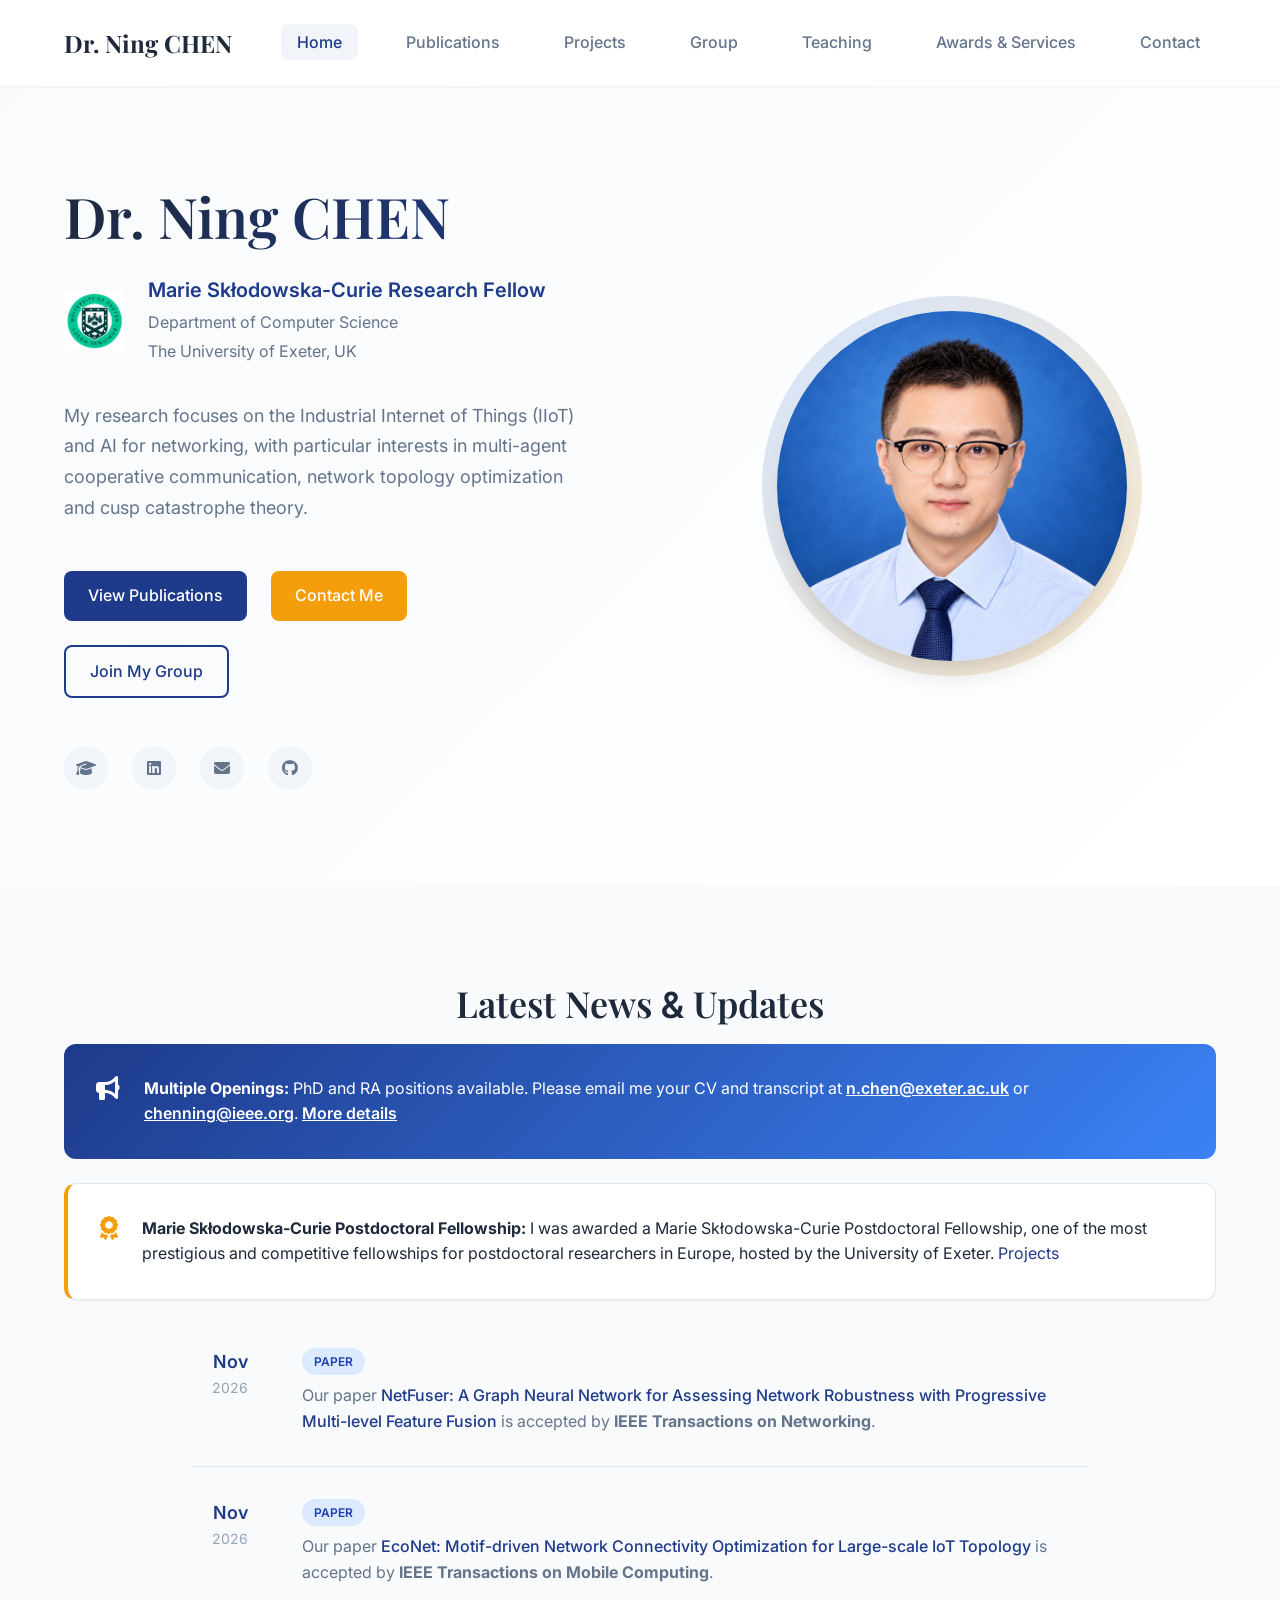
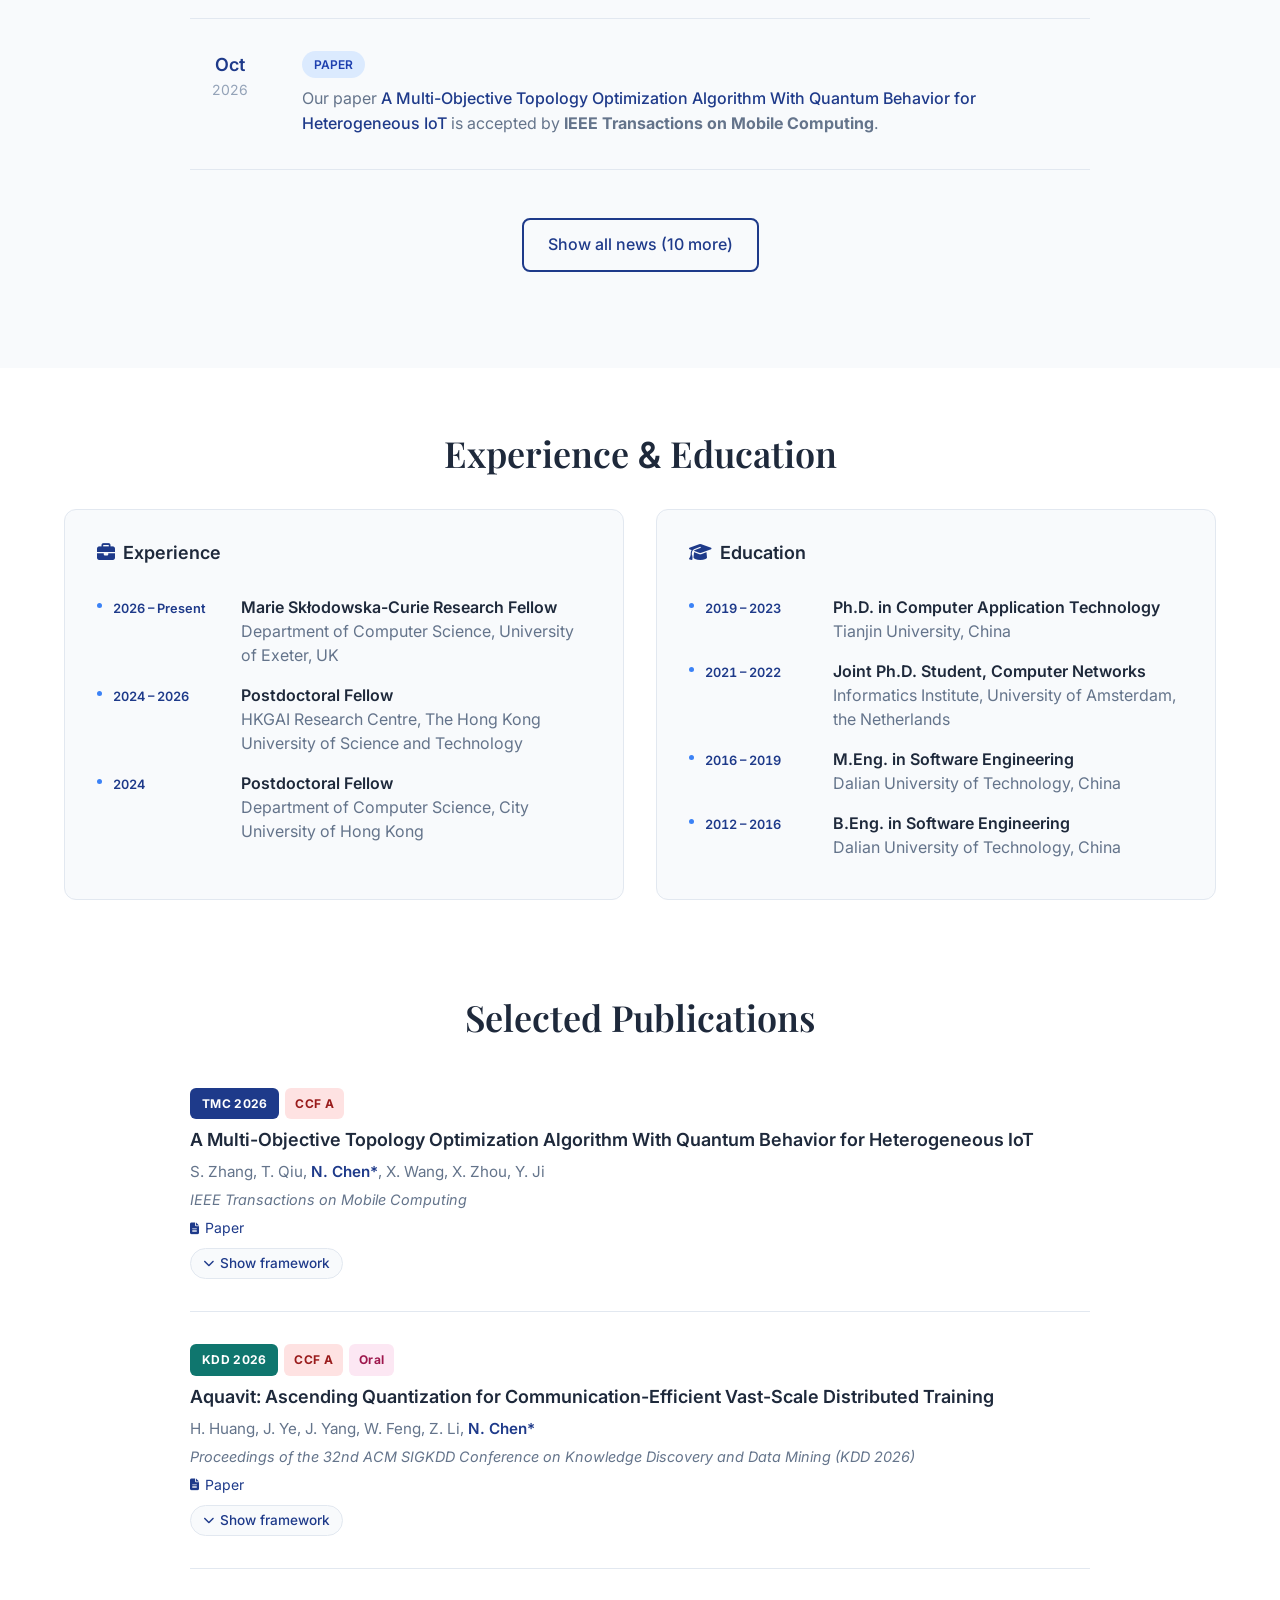
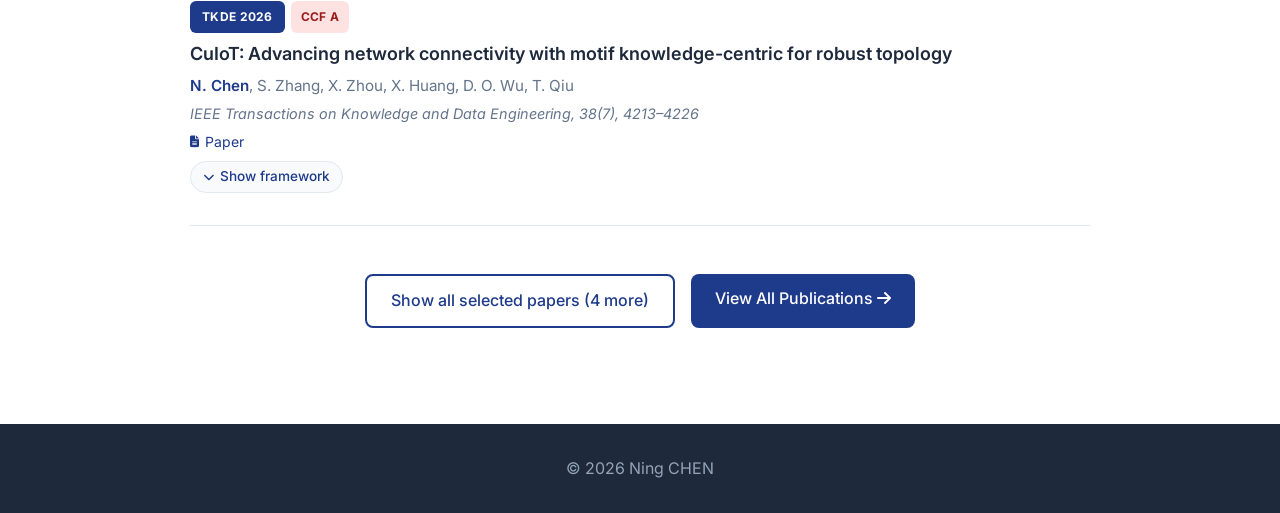
<file: index.html>
<!DOCTYPE html>
<html lang="en">
<head>
    <meta charset="UTF-8">
    <meta name="viewport" content="width=device-width, initial-scale=1.0">
    <meta name="description" content="Dr. Ning CHEN - Marie Skłodowska-Curie Research Fellow at The University of Exeter, specializing in Internet of Things, AI for Networking, Multi-agent Cooperative Communication, and Topology Optimization.">
    <meta name="keywords" content="Dr. Ning CHEN, IoT, AI for Networking, Multi-agent Cooperation, Topology Optimization">
    <meta name="author" content="Dr. Ning CHEN">

    <!-- Open Graph / Social Media (image must be an absolute URL) -->
    <meta property="og:type" content="website">
    <meta property="og:url" content="https://chenning93.github.io/">
    <meta property="og:title" content="Dr. Ning CHEN - Marie Skłodowska-Curie Research Fellow, University of Exeter, UK">
    <meta property="og:description" content="Research in Industrial IoT, AI for Networking, Multi-agent Cooperation, Network Topology Optimization, Cusp Catastrophe Theory">
    <meta property="og:image" content="https://chenning93.github.io/images/profile.png">

    <title>Dr. Ning CHEN - Marie Skłodowska-Curie Research Fellow</title>

    <!-- Google Fonts -->
    <link rel="preconnect" href="https://fonts.googleapis.com">
    <link rel="preconnect" href="https://fonts.gstatic.com" crossorigin>
    <link href="https://fonts.googleapis.com/css2?family=Inter:wght@300;400;500;600;700&family=Playfair+Display:wght@700&display=swap" rel="stylesheet">

    <!-- Font Awesome for icons -->
    <link rel="stylesheet" href="https://cdnjs.cloudflare.com/ajax/libs/font-awesome/6.4.0/css/all.min.css">

    <!-- Custom CSS -->
    <link rel="stylesheet" href="css/style.css">
</head>
<body>
    <!-- Navigation -->
    <nav class="navbar" id="navbar">
        <div class="container nav-container">
            <div class="nav-brand">
                <a href="index.html">Dr. Ning CHEN</a>
            </div>
            <button class="mobile-menu-btn" id="mobile-menu-btn" aria-label="Open menu">
                <span></span>
                <span></span>
                <span></span>
            </button>
            <ul class="nav-menu" id="nav-menu">
                <li><a href="index.html" class="active">Home</a></li>
                <li><a href="pages/publications.html">Publications</a></li>
                <li><a href="pages/projects.html">Projects</a></li>
                <li><a href="pages/group.html">Group</a></li>
                <li><a href="pages/teaching.html">Teaching</a></li>
                <li><a href="pages/service.html">Awards &amp; Services</a></li>
                <li><a href="pages/contact.html">Contact</a></li>
            </ul>
        </div>
    </nav>

    <!-- Hero Section -->
    <section class="hero" id="home">
        <div class="container hero-container">
            <div class="hero-content">
                <h1 class="hero-title">Dr. Ning CHEN</h1>
                <div class="hero-subtitle">
                    <img src="images/exeterlogo.png" alt="University of Exeter logo" class="institution-logo">
                    <div>
                        <p class="position">Marie Skłodowska-Curie Research Fellow</p>
                        <p class="department">Department of Computer Science</p>
                        <p class="institution">The University of Exeter, UK</p>
                    </div>
                </div>
                <!-- TODO: review this paragraph and adjust it to your own words -->
                <p class="hero-description">
                    My research focuses on the Industrial Internet of Things (IIoT) and AI for networking,
                    with particular interests in multi-agent cooperative communication,
                    network topology optimization and cusp catastrophe theory.
                </p>
                <div class="hero-buttons">
                    <a href="pages/publications.html" class="btn btn-primary">View Publications</a>
                    <a href="pages/contact.html" class="btn btn-secondary">Contact Me</a>
                    <a href="pages/group.html#openings" class="btn btn-outline">Join My Group</a>
                </div>
                <div class="social-links">
                    <a href="https://scholar.google.com/citations?user=QBz7NS0AAAAJ&amp;hl=en" target="_blank" rel="noopener" title="Google Scholar" aria-label="Google Scholar">
                        <i class="fas fa-graduation-cap"></i>
                    </a>
                    <a href="https://www.linkedin.com/in/nchen93/" target="_blank" rel="noopener" title="LinkedIn" aria-label="LinkedIn">
                        <i class="fab fa-linkedin"></i>
                    </a>
                    <a href="mailto:n.chen@exeter.ac.uk" title="Email" aria-label="Email">
                        <i class="fas fa-envelope"></i>
                    </a>
                    <a href="https://github.com/chenning93" target="_blank" rel="noopener" title="GitHub" aria-label="GitHub">
                        <i class="fab fa-github"></i>
                    </a>
                </div>
            </div>
            <div class="hero-image">
                <div class="profile-img-wrapper">
                    <img src="images/profile.png" alt="Ning CHEN" class="profile-img" width="350" height="350">
                    <div class="profile-bg-circle"></div>
                </div>
            </div>
        </div>
    </section>

    <!-- News & Updates Section -->
    <section class="news-section" id="news">
        <div class="container">
            <h2 class="section-title">Latest News <span class="amp">&amp;</span> Updates</h2>

            <!-- Recruitment Banner -->
            <div class="recruitment-banner" id="recruitment">
                <i class="fas fa-bullhorn"></i>
                <div>
                    <strong>Multiple Openings:</strong> PhD and RA positions available.
                    Please email me your CV and transcript at
                    <a href="mailto:n.chen@exeter.ac.uk">n.chen@exeter.ac.uk</a> or
                    <a href="mailto:chenning@ieee.org">chenning@ieee.org</a>.
                    <a href="pages/group.html#openings">More details</a>
                </div>
            </div>

            <!-- Pinned highlight -->
            <div class="highlight-banner">
                <i class="fas fa-award"></i>
                <div>
                    <strong>Marie Skłodowska-Curie Postdoctoral Fellowship:</strong>
                    I was awarded a Marie Skłodowska-Curie Postdoctoral Fellowship, one of the most prestigious and
                    competitive fellowships for postdoctoral researchers in Europe, hosted by the University of Exeter.
                    <a href="pages/projects.html">Projects</a>
                </div>
            </div>

            <div class="news-timeline">
                <!--
                  Add news items here, newest first. Copy this block for each item.
                  Paper news: CCF A only. Badge classes: papers | award | editorial | funding | students
                  Format: Our paper <a href="https://doi.org/...">Title</a> is accepted by <strong>Venue</strong>.
                  Only the newest 3 show by default: items after the 3rd need class="news-item news-extra".

                <div class="news-item" data-aos="fade-up">
                    <div class="news-date">
                        <span class="month">Nov</span>
                        <span class="year">2026</span>
                    </div>
                    <div class="news-content">
                        <span class="news-badge papers">Papers</span>
                        <p>One paper accepted to ...</p>
                    </div>
                </div>
                -->

                <div class="news-item" data-aos="fade-up">
                    <div class="news-date">
                        <span class="month">Nov</span>
                        <span class="year">2026</span>
                    </div>
                    <div class="news-content">
                        <span class="news-badge papers">Paper</span>
                        <p>Our paper <a href="https://doi.org/10.1109/TON.2026.3752506" target="_blank" rel="noopener">NetFuser: A Graph Neural Network for Assessing Network Robustness with Progressive Multi-level Feature Fusion</a> is accepted by <strong>IEEE Transactions on Networking</strong>.</p>
                    </div>
                </div>

                <div class="news-item" data-aos="fade-up">
                    <div class="news-date">
                        <span class="month">Nov</span>
                        <span class="year">2026</span>
                    </div>
                    <div class="news-content">
                        <span class="news-badge papers">Paper</span>
                        <p>Our paper <a href="https://doi.org/10.1109/TMC.2026.3751101" target="_blank" rel="noopener">EcoNet: Motif-driven Network Connectivity Optimization for Large-scale IoT Topology</a> is accepted by <strong>IEEE Transactions on Mobile Computing</strong>.</p>
                    </div>
                </div>

                <div class="news-item" data-aos="fade-up">
                    <div class="news-date">
                        <span class="month">Oct</span>
                        <span class="year">2026</span>
                    </div>
                    <div class="news-content">
                        <span class="news-badge papers">Paper</span>
                        <p>Our paper <a href="https://doi.org/10.1109/tmc.2026.3740460" target="_blank" rel="noopener">A Multi-Objective Topology Optimization Algorithm With Quantum Behavior for Heterogeneous IoT</a> is accepted by <strong>IEEE Transactions on Mobile Computing</strong>.</p>
                    </div>
                </div>

                <div class="news-item news-extra" data-aos="fade-up">
                    <div class="news-date">
                        <span class="month">Aug</span>
                        <span class="year">2026</span>
                    </div>
                    <div class="news-content">
                        <span class="news-badge papers">Paper</span>
                        <p>Our paper Aquavit: Ascending Quantization for Communication-Efficient Vast-Scale Distributed Training is accepted by <strong>ACM SIGKDD Conference on Knowledge Discovery and Data Mining (KDD 2026)</strong> as an <strong>Oral Presentation</strong>.</p>
                    </div>
                </div>

                <div class="news-item news-extra" data-aos="fade-up">
                    <div class="news-date">
                        <span class="month">Aug</span>
                        <span class="year">2026</span>
                    </div>
                    <div class="news-content">
                        <span class="news-badge papers">Paper</span>
                        <p>Our paper <a href="https://doi.org/10.1109/ton.2026.3728434" target="_blank" rel="noopener">DIFF-TRO: A Self-Supervised Diffusion Framework for IoT Topology Robustness Optimization</a> is accepted by <strong>IEEE Transactions on Networking</strong>.</p>
                    </div>
                </div>

                <div class="news-item news-extra" data-aos="fade-up">
                    <div class="news-date">
                        <span class="month">Jul</span>
                        <span class="year">2026</span>
                    </div>
                    <div class="news-content">
                        <span class="news-badge editorial">Editorial</span>
                        <p>I am serving as Guest Editor of the <strong>IEEE Network</strong> special issue <a href="https://www.comsoc.org/publications/magazines/ieee-network/cfp/quantum-ai-synergies-empowering-iot-network-resilience" target="_blank" rel="noopener">Quantum-AI Synergies Empowering IoT Network Resilience</a> (submission deadline: 31 July 2026).</p>
                    </div>
                </div>

                <div class="news-item news-extra" data-aos="fade-up">
                    <div class="news-date">
                        <span class="month">May</span>
                        <span class="year">2026</span>
                    </div>
                    <div class="news-content">
                        <span class="news-badge papers">Paper</span>
                        <p>Our paper <a href="https://doi.org/10.1109/tmc.2026.3691357" target="_blank" rel="noopener">RoVi: Robust Vital Sign Reconstruction With Generative AI Under Irregular Body Motions</a> is accepted by <strong>IEEE Transactions on Mobile Computing</strong>.</p>
                    </div>
                </div>

                <div class="news-item news-extra" data-aos="fade-up">
                    <div class="news-date">
                        <span class="month">Apr</span>
                        <span class="year">2026</span>
                    </div>
                    <div class="news-content">
                        <span class="news-badge editorial">Editorial</span>
                        <p>I am serving as Guest Editor of the <strong>Sensors</strong> special issue <a href="https://www.mdpi.com/journal/sensors/special_issues/zsner74u8a" target="_blank" rel="noopener">AI-Empowered Internet of Things</a> (submission deadline: 1 April 2026).</p>
                    </div>
                </div>

                <div class="news-item news-extra" data-aos="fade-up">
                    <div class="news-date">
                        <span class="month">Mar</span>
                        <span class="year">2026</span>
                    </div>
                    <div class="news-content">
                        <span class="news-badge papers">Paper</span>
                        <p>Our paper <a href="https://doi.org/10.1109/tkde.2026.3677426" target="_blank" rel="noopener">CuIoT: Advancing Network Connectivity with Motif Knowledge-Centric for Robust Topology</a> is accepted by <strong>IEEE Transactions on Knowledge and Data Engineering</strong>.</p>
                    </div>
                </div>

                <div class="news-item news-extra" data-aos="fade-up">
                    <div class="news-date">
                        <span class="month">Jan</span>
                        <span class="year">2026</span>
                    </div>
                    <div class="news-content">
                        <span class="news-badge papers">Paper</span>
                        <p>Our paper <a href="https://doi.org/10.1109/tmm.2026.3654420" target="_blank" rel="noopener">COP: CrOss-View Attention Prompt for Zero-Shot Sketch-Based Image Retrieval</a> is accepted by <strong>IEEE Transactions on Multimedia</strong>.</p>
                    </div>
                </div>

                <div class="news-item news-extra" data-aos="fade-up">
                    <div class="news-date">
                        <span class="month">Jun</span>
                        <span class="year">2025</span>
                    </div>
                    <div class="news-content">
                        <span class="news-badge award">Award</span>
                        <p>Our paper Joint Hierarchical Feature Fusion and Progressive Learning for Topology Robustness Prediction received the <strong>Best Student Paper Award</strong> at the <strong>International Conference on Wireless Artificial Intelligent Computing Systems and Applications (WASA 2025)</strong>.</p>
                    </div>
                </div>

                <div class="news-item news-extra" data-aos="fade-up">
                    <div class="news-date">
                        <span class="month">May</span>
                        <span class="year">2025</span>
                    </div>
                    <div class="news-content">
                        <span class="news-badge papers">Paper</span>
                        <p>Our paper Fast Robustness Enhancement for Dynamic IIoT Topology with Adaptive Bayesian Learning is accepted by <strong>IEEE Transactions on Mobile Computing</strong>.</p>
                    </div>
                </div>

                <div class="news-item news-extra" data-aos="fade-up">
                    <div class="news-date">
                        <span class="month">May</span>
                        <span class="year">2024</span>
                    </div>
                    <div class="news-content">
                        <span class="news-badge papers">Paper</span>
                        <p>Our paper <a href="https://doi.org/10.1109/TMC.2024.3492002" target="_blank" rel="noopener">DAiMo: Motif Density Enhances Topology Robustness for Highly Dynamic Scale-free IoT</a> is accepted by <strong>IEEE Transactions on Mobile Computing</strong>.</p>
                    </div>
                </div>
            </div>

            <div class="news-more">
                <button class="btn btn-outline" id="toggle-news" type="button" aria-expanded="false">Show all news</button>
            </div>
        </div>
    </section>

    <!-- Experience & Education Section -->
    <section class="background-section" id="background">
        <div class="container">
            <h2 class="section-title">Experience <span class="amp">&amp;</span> Education</h2>
            <div class="service-grid">
                <div class="service-card">
                    <h3><i class="fas fa-briefcase"></i> Experience</h3>
                    <ul class="award-list cv-list">
                        <li><span class="award-year">2026 – Present</span><span><strong>Marie Skłodowska-Curie Research Fellow</strong><br>Department of Computer Science, University of Exeter, UK</span></li>
                        <li><span class="award-year">2024 – 2026</span><span><strong>Postdoctoral Fellow</strong><br>HKGAI Research Centre, The Hong Kong University of Science and Technology</span></li>
                        <li><span class="award-year">2024</span><span><strong>Postdoctoral Fellow</strong><br>Department of Computer Science, City University of Hong Kong</span></li>
                    </ul>
                </div>

                <div class="service-card">
                    <h3><i class="fas fa-graduation-cap"></i> Education</h3>
                    <ul class="award-list cv-list">
                        <li><span class="award-year">2019 – 2023</span><span><strong>Ph.D. in Computer Application Technology</strong><br>Tianjin University, China</span></li>
                        <li><span class="award-year">2021 – 2022</span><span><strong>Joint Ph.D. Student, Computer Networks</strong><br>Informatics Institute, University of Amsterdam, the Netherlands</span></li>
                        <li><span class="award-year">2016 – 2019</span><span><strong>M.Eng. in Software Engineering</strong><br>Dalian University of Technology, China</span></li>
                        <li><span class="award-year">2012 – 2016</span><span><strong>B.Eng. in Software Engineering</strong><br>Dalian University of Technology, China</span></li>
                    </ul>
                </div>
            </div>
        </div>
    </section>

    <!-- Selected Publications Section -->
    <section class="selected-publications" id="publications">
        <div class="container">
            <h2 class="section-title">Selected Publications</h2>
            <!-- <p class="section-subtitle">CCF A papers as first or corresponding (*) author</p> -->

            <div class="publications-list-simple">
                <!--
                  Selected papers: CCF A, first or corresponding author. Copy this block to add one.
                  Only the first 3 show by default: later papers need class="pub-item-simple pub-extra".
                  Badge colour classes: journal (navy) | conf (teal) | book (purple)

                <div class="pub-item-simple">
                    <div class="pub-venue-inline"><span class="venue-badge journal">TMC 2026</span></div>
                    <div class="pub-title-simple">Paper title</div>
                    <div class="pub-authors-simple"><strong>N. Chen</strong>, B. Author, C. Author</div>
                    <div class="pub-venue-simple">IEEE Transactions on Mobile Computing</div>
                </div>
                -->
                <div class="pub-item-simple">
                    <div class="pub-venue-inline"><span class="venue-badge journal">TMC 2026</span> <span class="rank-badge ccf-a">CCF A</span></div>
                    <div class="pub-title-simple">A Multi-Objective Topology Optimization Algorithm With Quantum Behavior for Heterogeneous IoT</div>
                    <div class="pub-authors-simple">S. Zhang, T. Qiu, <strong>N. Chen*</strong>, X. Wang, X. Zhou, Y. Ji</div>
                    <div class="pub-venue-simple">IEEE Transactions on Mobile Computing</div>
                    <div class="pub-links-simple"><a href="https://doi.org/10.1109/tmc.2026.3740460" class="pub-link-inline" target="_blank" rel="noopener"><i class="fas fa-file-alt"></i> Paper</a></div>
                    <details class="pub-details">
                        <summary><i class="fas fa-chevron-down"></i> <span class="show-label">Show framework</span><span class="hide-label">Hide framework</span></summary>
                        <figure class="pub-figure"><a href="images/papers/quota-tmc2026.png" target="_blank" rel="noopener"><img src="images/papers/quota-tmc2026.png" alt="Framework of: A Multi-Objective Topology Optimization Algorithm With Quantum Behavior for Heterogeneous IoT" loading="lazy"></a></figure>
                        <p class="pub-summary">Proposes QUOTA, a quantum-inspired multi-objective topology optimization framework that replaces trajectory-driven particle search with probabilistic state-based exploration, plus adaptive aggregation and diversity-aware strategies, to jointly optimize the robustness and communication efficiency of heterogeneous IoT under node failures, improving robustness by up to 46%.</p>
                    </details>
                </div>

                <div class="pub-item-simple">
                    <div class="pub-venue-inline"><span class="venue-badge conf">KDD 2026</span> <span class="rank-badge ccf-a">CCF A</span> <span class="esi-badge">Oral</span></div>
                    <div class="pub-title-simple">Aquavit: Ascending Quantization for Communication-Efficient Vast-Scale Distributed Training</div>
                    <div class="pub-authors-simple">H. Huang, J. Ye, J. Yang, W. Feng, Z. Li, <strong>N. Chen*</strong></div>
                    <div class="pub-venue-simple">Proceedings of the 32nd ACM SIGKDD Conference on Knowledge Discovery and Data Mining (KDD 2026)</div>
                    <div class="pub-links-simple"><a href="https://doi.org/10.1145/3770855.3818083" class="pub-link-inline" target="_blank" rel="noopener"><i class="fas fa-file-alt"></i> Paper</a></div>
                    <details class="pub-details">
                        <summary><i class="fas fa-chevron-down"></i> <span class="show-label">Show framework</span><span class="hide-label">Hide framework</span></summary>
                        <figure class="pub-figure"><a href="images/papers/aquavit-kdd2026.png" target="_blank" rel="noopener"><img src="images/papers/aquavit-kdd2026.png" alt="Framework of: Aquavit: Ascending Quantization for Communication-Efficient Vast-Scale Distributed Training" loading="lazy"></a></figure>
                        <p class="pub-summary">Proposes Aquavit, a distributed training framework with an ascending weight-quantization schedule and fractional precision via block-size modulation, to cut the communication bottleneck of training large foundation models without the accuracy loss of static low-bit quantization, reaching up to 2.15× faster time-to-accuracy on 256 GPUs with FP16-level accuracy.</p>
                    </details>
                </div>

                <div class="pub-item-simple">
                    <div class="pub-venue-inline"><span class="venue-badge journal">TKDE 2026</span> <span class="rank-badge ccf-a">CCF A</span></div>
                    <div class="pub-title-simple">CuIoT: Advancing network connectivity with motif knowledge-centric for robust topology</div>
                    <div class="pub-authors-simple"><strong>N. Chen</strong>, S. Zhang, X. Zhou, X. Huang, D. O. Wu, T. Qiu</div>
                    <div class="pub-venue-simple">IEEE Transactions on Knowledge and Data Engineering, 38(7), 4213–4226</div>
                    <div class="pub-links-simple"><a href="https://doi.org/10.1109/tkde.2026.3677426" class="pub-link-inline" target="_blank" rel="noopener"><i class="fas fa-file-alt"></i> Paper</a></div>
                    <details class="pub-details">
                        <summary><i class="fas fa-chevron-down"></i> <span class="show-label">Show framework</span><span class="hide-label">Hide framework</span></summary>
                        <figure class="pub-figure"><a href="images/papers/cuiot-tkde2026.png" target="_blank" rel="noopener"><img src="images/papers/cuiot-tkde2026.png" alt="Framework of: CuIoT: Advancing network connectivity with motif knowledge-centric for robust topology" loading="lazy"></a></figure>
                        <p class="pub-summary">Proposes CuIoT-MET, which transfers motif-evolution knowledge from historical optimization processes and guides topology evolution with a new motif-aware robustness metric, to keep customized Industrial IoT device networks connected and resilient.</p>
                    </details>
                </div>

                <div class="pub-item-simple pub-extra">
                    <div class="pub-venue-inline"><span class="venue-badge journal">TMC 2025</span> <span class="rank-badge ccf-a">CCF A</span></div>
                    <div class="pub-title-simple">Fast robustness enhancement for dynamic IIoT topology with adaptive Bayesian learning</div>
                    <div class="pub-authors-simple"><strong>N. Chen</strong>, S. Zhang, X. Zhou, S. Cao, T. Qiu</div>
                    <div class="pub-venue-simple">IEEE Transactions on Mobile Computing, 24(10), 10886–10899</div>
                    <details class="pub-details">
                        <summary><i class="fas fa-chevron-down"></i> <span class="show-label">Show framework</span><span class="hide-label">Hide framework</span></summary>
                        <figure class="pub-figure"><a href="images/papers/fredabl-tmc2025.png" target="_blank" rel="noopener"><img src="images/papers/fredabl-tmc2025.png" alt="Framework of: Fast robustness enhancement for dynamic IIoT topology with adaptive Bayesian learning" loading="lazy"></a></figure>
                        <p class="pub-summary">Proposes FRED-ABL, which losslessly compresses topologies via auxiliary continuous coding and learns the topology–robustness mapping with adaptive Bayesian learning, to deliver robust topologies for dynamic Industrial IoT within tight time limits where reinforcement-learning methods are too slow.</p>
                    </details>
                </div>

                <div class="pub-item-simple pub-extra">
                    <div class="pub-venue-inline"><span class="venue-badge journal">TMC 2024</span> <span class="rank-badge ccf-a">CCF A</span></div>
                    <div class="pub-title-simple">DAiMo: Motif density enhances topology robustness for highly dynamic scale-free IoT</div>
                    <div class="pub-authors-simple"><strong>N. Chen</strong>, T. Qiu, W. Si, D. O. Wu</div>
                    <div class="pub-venue-simple">IEEE Transactions on Mobile Computing, 24(3), 2360–2375</div>
                    <div class="pub-links-simple"><a href="https://doi.org/10.1109/TMC.2024.3492002" class="pub-link-inline" target="_blank" rel="noopener"><i class="fas fa-file-alt"></i> Paper</a></div>
                    <details class="pub-details">
                        <summary><i class="fas fa-chevron-down"></i> <span class="show-label">Show framework</span><span class="hide-label">Hide framework</span></summary>
                        <figure class="pub-figure"><a href="images/papers/daimo-tmc2024.png" target="_blank" rel="noopener"><img src="images/papers/daimo-tmc2024.png" alt="Framework of: DAiMo: Motif density enhances topology robustness for highly dynamic scale-free IoT" loading="lazy"></a></figure>
                        <p class="pub-summary">Proposes DAiMo, a distributed dual-layer collaborative-competition strategy guided by motif density, with a motif-based robustness metric, to find topologies that keep highly dynamic scale-free IoT networks connected when nodes fail.</p>
                    </details>
                </div>

                <div class="pub-item-simple pub-extra">
                    <div class="pub-venue-inline"><span class="venue-badge journal">ToN 2024</span> <span class="rank-badge ccf-a">CCF A</span></div>
                    <div class="pub-title-simple">A distributed co-evolutionary optimization method with motif for large-scale IoT robustness</div>
                    <div class="pub-authors-simple"><strong>N. Chen</strong>, T. Qiu, X. Zhou, S. Zhang, W. Si, D. O. Wu</div>
                    <div class="pub-venue-simple">IEEE/ACM Transactions on Networking, 32(5), 4085–4098</div>
                    <div class="pub-links-simple"><a href="https://doi.org/10.1109/TNET.2024.3407769" class="pub-link-inline" target="_blank" rel="noopener"><i class="fas fa-file-alt"></i> Paper</a></div>
                    <details class="pub-details">
                        <summary><i class="fas fa-chevron-down"></i> <span class="show-label">Show framework</span><span class="hide-label">Hide framework</span></summary>
                        <figure class="pub-figure"><a href="images/papers/dacmotif-ton2024.png" target="_blank" rel="noopener"><img src="images/papers/dacmotif-ton2024.png" alt="Framework of: A distributed co-evolutionary optimization method with motif for large-scale IoT robustness" loading="lazy"></a></figure>
                        <p class="pub-summary">Proposes DAC-Motif, a divide-and-conquer co-evolutionary method that evolves network partitions asynchronously with motifs and merges them, making robustness optimization for ~5,000-device IoT networks 3–4 orders of magnitude faster than centralized evolutionary algorithms while improving robustness by over 10%.</p>
                    </details>
                </div>

                <div class="pub-item-simple pub-extra">
                    <div class="pub-venue-inline"><span class="venue-badge journal">ToN 2021</span> <span class="rank-badge ccf-a">CCF A</span></div>
                    <div class="pub-title-simple">An adaptive robustness evolution algorithm with self-competition and its 3D deployment for Internet of Things</div>
                    <div class="pub-authors-simple"><strong>N. Chen</strong>, T. Qiu, Z. Lu, D. O. Wu</div>
                    <div class="pub-venue-simple">IEEE/ACM Transactions on Networking, 30(1), 368–381</div>
                    <div class="pub-links-simple"><a href="https://doi.org/10.1109/TNET.2021.3113916" class="pub-link-inline" target="_blank" rel="noopener"><i class="fas fa-file-alt"></i> Paper</a></div>
                </div>
            </div>

            <div class="view-all-link">
                <button class="btn btn-outline" id="toggle-pubs" type="button" aria-expanded="false">Show all selected papers</button>
                <a href="pages/publications.html" class="btn btn-primary">View All Publications <i class="fas fa-arrow-right"></i></a>
            </div>
        </div>
    </section>

    <!-- Footer -->
    <footer class="footer">
        <div class="container">
            <div class="footer-bottom">
                <p>&copy; 2026 Ning CHEN<span class="visit-count" id="visit-count" hidden><span class="visit-sep">·</span><i class="fas fa-eye"></i> <span id="visit-count-value"></span> <span id="visit-count-label">visits</span></span></p>
            </div>
        </div>
    </footer>

    <!-- JavaScript -->
    <script src="js/main.js"></script>

    <!-- Simple scroll animation -->
    <script>
        const observer = new IntersectionObserver((entries) => {
            entries.forEach(entry => {
                if (entry.isIntersecting) {
                    entry.target.style.opacity = '1';
                    entry.target.style.transform = 'translateY(0)';
                }
            });
        }, { threshold: 0.1, rootMargin: '0px 0px -50px 0px' });

        document.addEventListener('DOMContentLoaded', () => {
            document.querySelectorAll('[data-aos]').forEach(el => {
                el.style.opacity = '0';
                el.style.transform = 'translateY(30px)';
                el.style.transition = 'opacity 0.6s ease, transform 0.6s ease';
                observer.observe(el);
            });
        });
    </script>

    <script data-goatcounter="https://chenning93.goatcounter.com/count" async src="https://gc.zgo.at/count.js"></script>
</body>
</html>
</file>
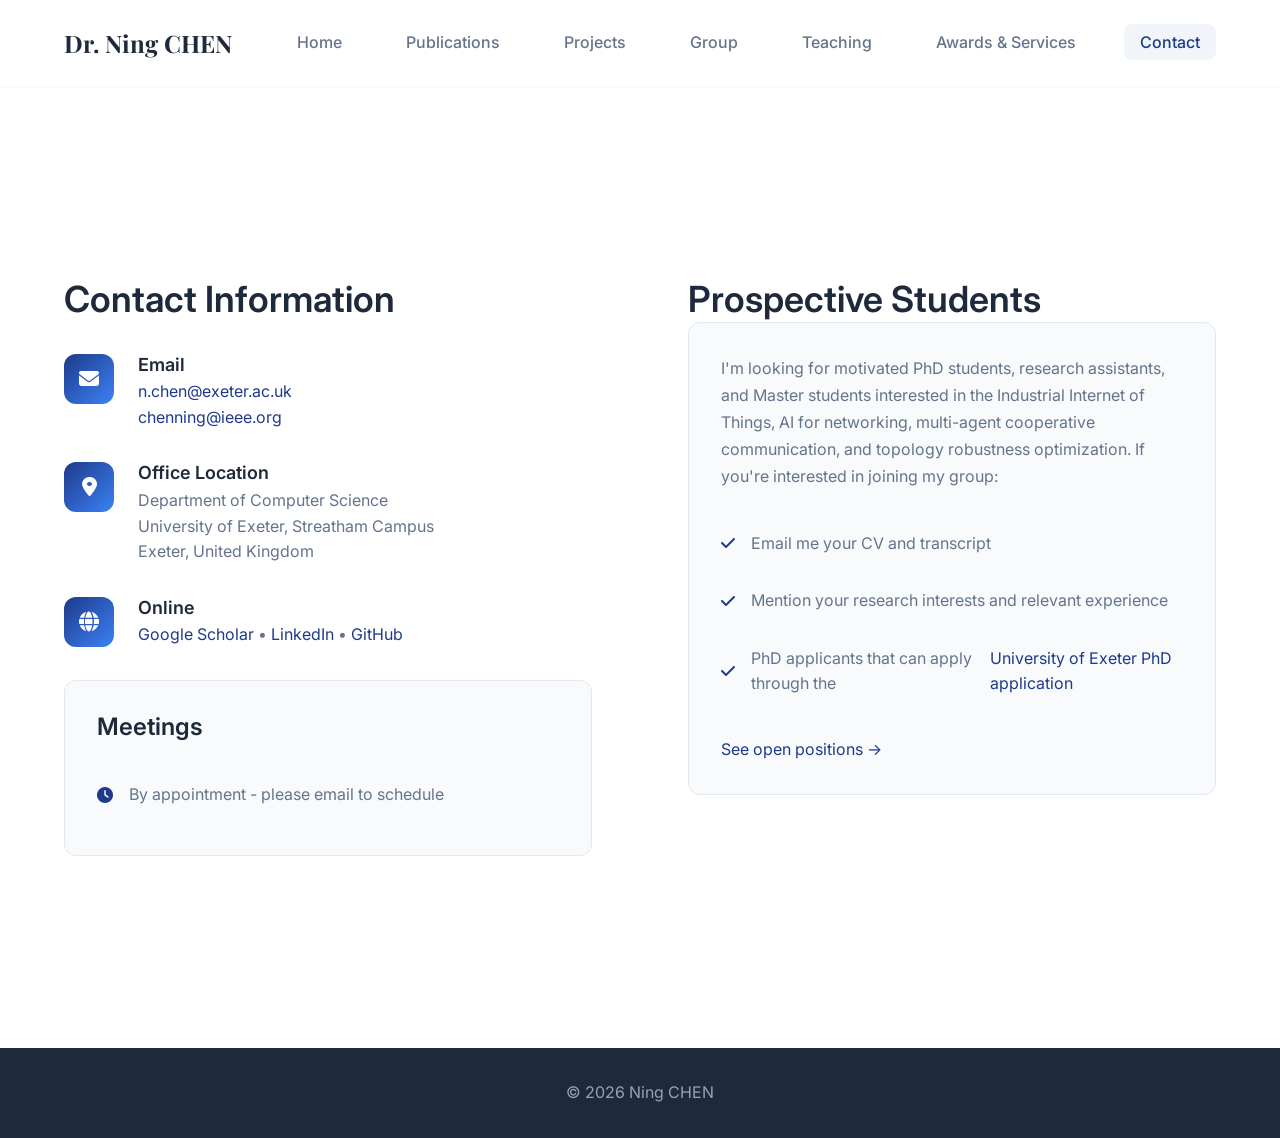
<file: pages/contact.html>
<!DOCTYPE html>
<html lang="en">
<head>
    <meta charset="UTF-8">
    <meta name="viewport" content="width=device-width, initial-scale=1.0">
    <title>Contact - Ning CHEN</title>
    <link rel="preconnect" href="https://fonts.googleapis.com">
    <link rel="preconnect" href="https://fonts.gstatic.com" crossorigin>
    <link href="https://fonts.googleapis.com/css2?family=Inter:wght@300;400;500;600;700&family=Playfair+Display:wght@700&display=swap" rel="stylesheet">
    <link rel="stylesheet" href="https://cdnjs.cloudflare.com/ajax/libs/font-awesome/6.4.0/css/all.min.css">
    <link rel="stylesheet" href="../css/style.css">
    <style>
        .contact-header {
            background: linear-gradient(135deg, var(--bg-secondary) 0%, var(--bg-primary) 100%);
            padding: var(--spacing-3xl) 0 var(--spacing-2xl);
            text-align: center;
        }
        .contact-header h1 {
            font-family: var(--font-display);
            font-size: 3rem;
            margin-bottom: var(--spacing-sm);
        }
        .contact-content {
            display: grid;
            grid-template-columns: 1fr 1fr;
            gap: var(--spacing-3xl);
            padding: var(--spacing-3xl) 0;
        }
        .contact-info-section h2 {
            margin-bottom: var(--spacing-lg);
            color: var(--primary-dark);
        }
        .contact-item {
            display: flex;
            gap: var(--spacing-md);
            margin-bottom: var(--spacing-lg);
        }
        .contact-icon {
            width: 50px;
            height: 50px;
            background: linear-gradient(135deg, var(--primary-color) 0%, var(--primary-light) 100%);
            border-radius: var(--radius-lg);
            display: flex;
            align-items: center;
            justify-content: center;
            color: white;
            font-size: 1.25rem;
            flex-shrink: 0;
        }
        .contact-details h3 {
            color: var(--primary-dark);
            margin-bottom: 0.25rem;
            font-size: 1.125rem;
        }
        .contact-details p {
            color: var(--text-secondary);
            margin: 0;
        }
        .contact-details a {
            color: var(--primary-color);
        }
        .office-hours {
            background-color: var(--bg-secondary);
            border: 1px solid var(--border-color);
            border-radius: var(--radius-lg);
            padding: var(--spacing-lg);
            margin-top: var(--spacing-lg);
        }
        .office-hours h3 {
            color: var(--primary-dark);
            margin-bottom: var(--spacing-md);
        }
        .office-hours ul {
            list-style: none;
            padding: 0;
        }
        .office-hours li {
            padding: var(--spacing-sm) 0;
            color: var(--text-secondary);
            display: flex;
            align-items: center;
            gap: var(--spacing-sm);
        }
        .office-hours li i {
            color: var(--primary-color);
        }
        @media (max-width: 768px) {
            .contact-header h1 {
                font-size: 2rem;
            }
            .contact-content {
                grid-template-columns: 1fr;
            }
        }
    </style>
</head>
<body>
    <!-- Navigation -->
    <nav class="navbar" id="navbar">
        <div class="container nav-container">
            <div class="nav-brand">
                <a href="../index.html">Dr. Ning CHEN</a>
            </div>
            <button class="mobile-menu-btn" id="mobile-menu-btn" aria-label="Open menu">
                <span></span>
                <span></span>
                <span></span>
            </button>
            <ul class="nav-menu" id="nav-menu">
                <li><a href="../index.html">Home</a></li>
                <li><a href="publications.html">Publications</a></li>
                <li><a href="projects.html">Projects</a></li>
                <li><a href="group.html">Group</a></li>
                <li><a href="teaching.html">Teaching</a></li>
                <li><a href="service.html">Awards &amp; Services</a></li>
                <li><a href="contact.html" class="active">Contact</a></li>
            </ul>
        </div>
    </nav>

    <!-- Contact Header -->
    <!-- <section class="contact-header">
        <div class="container">
            <h1>Get in Touch</h1>
            <p class="header-subtitle">I'm always happy to discuss research collaborations and opportunities</p>
        </div>
    </section> -->

    <!-- Contact Content -->
    <section>
        <div class="container">
            <div class="contact-content">
                <!-- Contact Information -->
                <div class="contact-info-section">
                    <h2>Contact Information</h2>

                    <div class="contact-item">
                        <div class="contact-icon">
                            <i class="fas fa-envelope"></i>
                        </div>
                        <div class="contact-details">
                            <h3>Email</h3>
                            <p><a href="mailto:n.chen@exeter.ac.uk">n.chen@exeter.ac.uk</a><br>
                            <a href="mailto:chenning@ieee.org">chenning@ieee.org</a></p>
                        </div>
                    </div>

                    <div class="contact-item">
                        <div class="contact-icon">
                            <i class="fas fa-map-marker-alt"></i>
                        </div>
                        <div class="contact-details">
                            <h3>Office Location</h3>
                            <!-- TODO: add your building and room number -->
                            <p>Department of Computer Science<br>
                            University of Exeter, Streatham Campus<br>
                            Exeter, United Kingdom</p>
                        </div>
                    </div>

                    <div class="contact-item">
                        <div class="contact-icon">
                            <i class="fas fa-globe"></i>
                        </div>
                        <div class="contact-details">
                            <h3>Online</h3>
                            <p>
                                <a href="https://scholar.google.com/citations?user=QBz7NS0AAAAJ&amp;hl=en" target="_blank" rel="noopener">Google Scholar</a> &bull;
                                <a href="https://www.linkedin.com/in/nchen93/" target="_blank" rel="noopener">LinkedIn</a> &bull;
                                <a href="https://github.com/chenning93" target="_blank" rel="noopener">GitHub</a>
                            </p>
                        </div>
                    </div>

                    <div class="office-hours">
                        <h3>Meetings</h3>
                        <ul>
                            <li><i class="fas fa-clock"></i> By appointment - please email to schedule</li>
                        </ul>
                    </div>
                </div>

                <!-- Prospective Students -->
                <div>
                    <h2>Prospective Students</h2>
                    <div class="office-hours" style="margin-top: 0;">
                        <p style="color: var(--text-secondary); line-height: 1.7;">
                            I'm looking for motivated PhD students, research assistants, and Master students interested in
                            the Industrial Internet of Things, AI for networking, multi-agent cooperative communication, and
                            topology robustness optimization. If you're interested in joining my group:
                        </p>
                        <ul style="margin-top: var(--spacing-md);">
                            <li><i class="fas fa-check"></i> Email me your CV and transcript</li>
                            <li><i class="fas fa-check"></i> Mention your research interests and relevant experience</li>
                            <li><i class="fas fa-check"></i> PhD applicants that can apply through the <a href="https://www.exeter.ac.uk/study/pg-research/degrees/computerscience/" target="_blank" rel="noopener">University of Exeter PhD application</a></li>
                        </ul>
                        <p style="margin: var(--spacing-md) 0 0;"><a href="group.html#openings">See open positions &rarr;</a></p>
                    </div>
                </div>
            </div>
        </div>
    </section>

    <!-- Footer -->
    <footer class="footer">
        <div class="container">
            <div class="footer-bottom">
                <p>&copy; 2026 Ning CHEN<span class="visit-count" id="visit-count" hidden><span class="visit-sep">·</span><i class="fas fa-eye"></i> <span id="visit-count-value"></span> <span id="visit-count-label">visits</span></span></p>
            </div>
        </div>
    </footer>

    <script src="../js/main.js"></script>
    <script data-goatcounter="https://chenning93.goatcounter.com/count" async src="https://gc.zgo.at/count.js"></script>
</body>
</html>
</file>
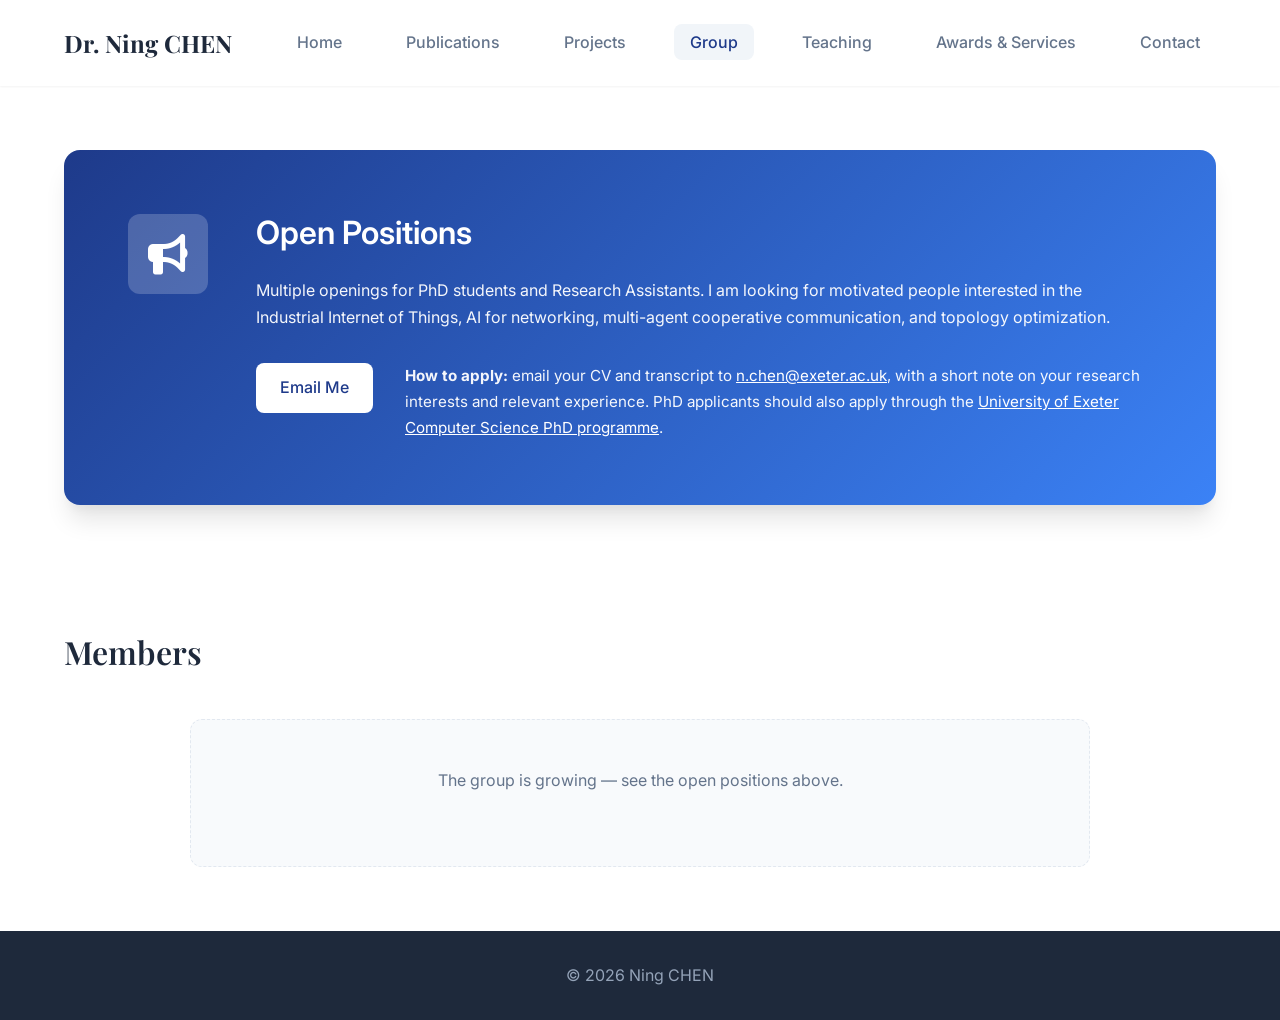
<file: pages/group.html>
<!DOCTYPE html>
<html lang="en">
<head>
    <meta charset="UTF-8">
    <meta name="viewport" content="width=device-width, initial-scale=1.0">
    <title>Research Group - Ning CHEN</title>
    <meta name="description" content="Research group and open positions (PhD, Postdoc, RA) with Ning CHEN at the University of Exeter.">
    <link rel="preconnect" href="https://fonts.googleapis.com">
    <link rel="preconnect" href="https://fonts.gstatic.com" crossorigin>
    <link href="https://fonts.googleapis.com/css2?family=Inter:wght@300;400;500;600;700&family=Playfair+Display:wght@700&display=swap" rel="stylesheet">
    <link rel="stylesheet" href="https://cdnjs.cloudflare.com/ajax/libs/font-awesome/6.4.0/css/all.min.css">
    <link rel="stylesheet" href="../css/style.css">
    <link rel="stylesheet" href="../css/group.css">
</head>
<body>
    <!-- Navigation -->
    <nav class="navbar" id="navbar">
        <div class="container nav-container">
            <div class="nav-brand">
                <a href="../index.html">Dr. Ning CHEN</a>
            </div>
            <button class="mobile-menu-btn" id="mobile-menu-btn" aria-label="Open menu">
                <span></span>
                <span></span>
                <span></span>
            </button>
            <ul class="nav-menu" id="nav-menu">
                <li><a href="../index.html">Home</a></li>
                <li><a href="publications.html">Publications</a></li>
                <li><a href="projects.html">Projects</a></li>
                <li><a href="group.html" class="active">Group</a></li>
                <li><a href="teaching.html">Teaching</a></li>
                <li><a href="service.html">Awards &amp; Services</a></li>
                <li><a href="contact.html">Contact</a></li>
            </ul>
        </div>
    </nav>

    <!-- Group Header -->
    <!-- <section class="group-header">
        <div class="container">
            <h1>Research Group</h1>
            <p class="header-subtitle">IoT, AI for networking, multi-agent cooperative communication and topology optimization</p>
        </div>
    </section> -->

    <!-- Recruitment -->
    <section class="recruitment-section" id="openings">
        <div class="container">
            <div class="recruitment-card">
                <div class="recruitment-icon">
                    <i class="fas fa-bullhorn"></i>
                </div>
                <div class="recruitment-content">
                    <h2>Open Positions</h2>
                    <p>Multiple openings for PhD students and Research Assistants. I am looking for motivated
                    people interested in the Industrial Internet of Things, AI for networking, multi-agent cooperative communication,
                    and topology optimization.</p>
                    <div class="recruitment-actions">
                        <a href="mailto:n.chen@exeter.ac.uk?subject=Application%20-%20%5BPosition%5D%20-%20%5BYour%20Name%5D" class="btn btn-primary">Email Me</a>
                        <div class="recruitment-info">
                            <p><strong>How to apply:</strong> email your CV and transcript to
                            <a href="mailto:n.chen@exeter.ac.uk">n.chen@exeter.ac.uk</a>, with a short note on your research
                            interests and relevant experience. PhD applicants should also apply through the
                            <a href="https://www.exeter.ac.uk/study/pg-research/degrees/computerscience/" target="_blank" rel="noopener">University of Exeter Computer Science PhD programme</a>.</p>
                        </div>
                    </div>
                </div>
            </div>
        </div>
    </section>

    <!-- Members -->
    <section class="members-section">
        <div class="container">
            <h2 class="section-title">Members</h2>
            <div class="members-grid">
                <!--
                  Add one card per member. Copy this block.

                <div class="member-card-full">
                    <div class="member-photo-placeholder">
                        <i class="fas fa-user-graduate"></i>
                    </div>
                    <div class="member-info-full">
                        <h3>Name</h3>
                        <p class="member-program">PhD student, Computer Science</p>
                        <p class="member-period">2026 - Present</p>
                    </div>
                </div>
                -->
            </div>
            <div class="empty-state">
                <p>The group is growing — see the open positions above.</p>
            </div>
        </div>
    </section>

    <!-- Footer -->
    <footer class="footer">
        <div class="container">
            <div class="footer-bottom">
                <p>&copy; 2026 Ning CHEN<span class="visit-count" id="visit-count" hidden><span class="visit-sep">·</span><i class="fas fa-eye"></i> <span id="visit-count-value"></span> <span id="visit-count-label">visits</span></span></p>
            </div>
        </div>
    </footer>

    <script src="../js/main.js"></script>
    <script data-goatcounter="https://chenning93.goatcounter.com/count" async src="https://gc.zgo.at/count.js"></script>
</body>
</html>
</file>
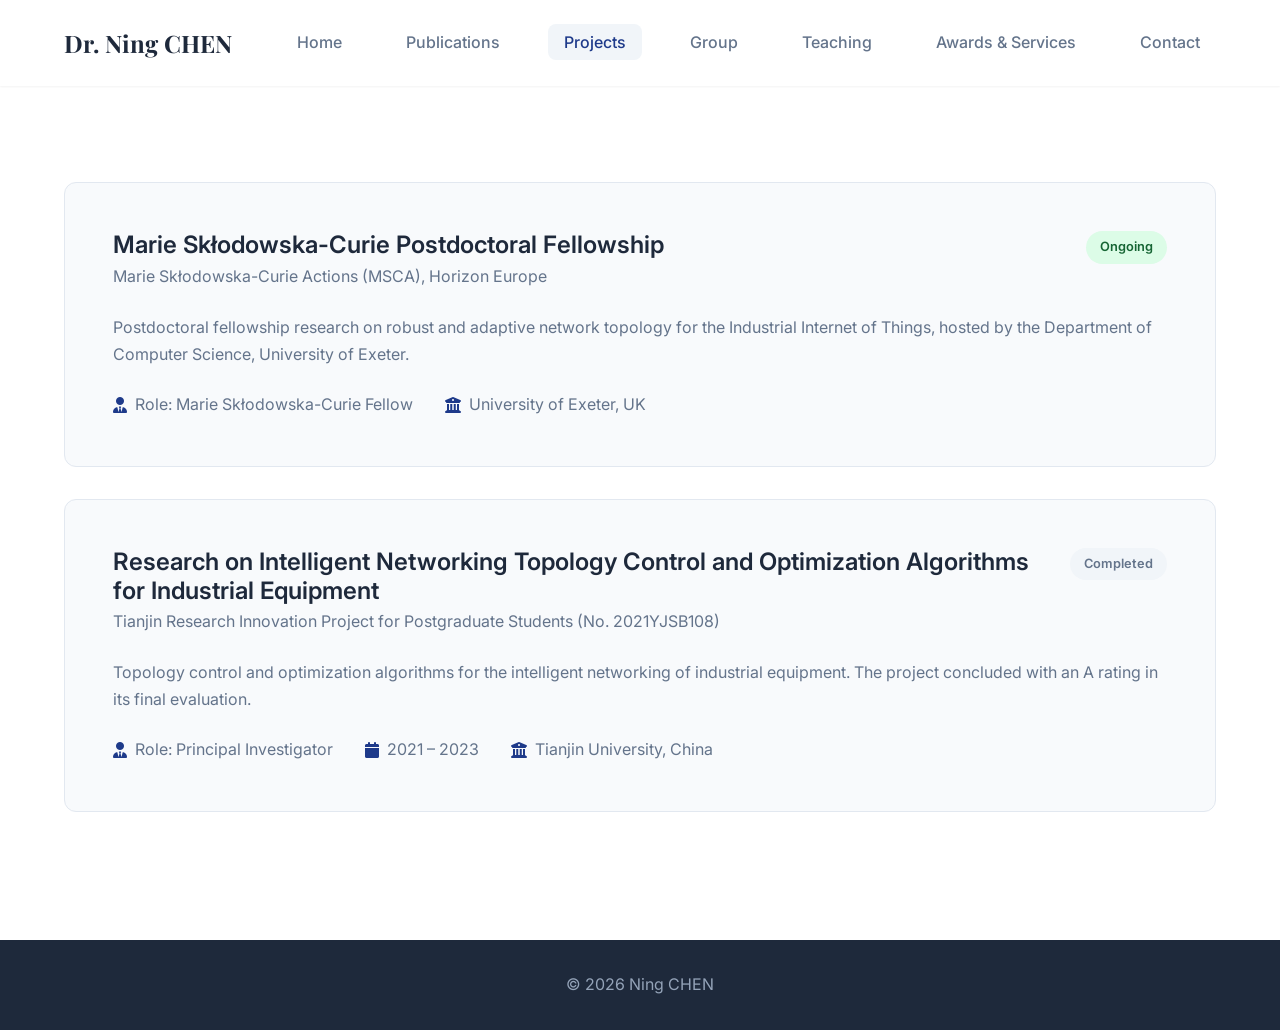
<file: pages/projects.html>
<!DOCTYPE html>
<html lang="en">
<head>
    <meta charset="UTF-8">
    <meta name="viewport" content="width=device-width, initial-scale=1.0">
    <title>Projects - Ning CHEN</title>
    <meta name="description" content="Research projects of Ning CHEN, Marie Skłodowska-Curie Research Fellow at the University of Exeter.">
    <link rel="preconnect" href="https://fonts.googleapis.com">
    <link rel="preconnect" href="https://fonts.gstatic.com" crossorigin>
    <link href="https://fonts.googleapis.com/css2?family=Inter:wght@300;400;500;600;700&family=Playfair+Display:wght@700&display=swap" rel="stylesheet">
    <link rel="stylesheet" href="https://cdnjs.cloudflare.com/ajax/libs/font-awesome/6.4.0/css/all.min.css">
    <link rel="stylesheet" href="../css/style.css">
    <style>
        .projects-header {
            background: linear-gradient(135deg, var(--bg-secondary) 0%, var(--bg-primary) 100%);
            padding: var(--spacing-3xl) 0 var(--spacing-2xl);
            text-align: center;
        }
        .projects-header h1 {
            font-family: var(--font-display);
            font-size: 3rem;
            margin-bottom: var(--spacing-sm);
        }
        .project-card {
            background-color: var(--bg-secondary);
            border: 1px solid var(--border-color);
            border-radius: var(--radius-lg);
            padding: var(--spacing-xl);
            margin-bottom: var(--spacing-lg);
            transition: all var(--transition-base);
        }
        .project-card:hover {
            box-shadow: var(--shadow-lg);
            transform: translateY(-3px);
        }
        .project-header {
            display: flex;
            justify-content: space-between;
            align-items: flex-start;
            flex-wrap: wrap;
            gap: var(--spacing-md);
            margin-bottom: var(--spacing-md);
        }
        .project-header > div {
            flex: 1 1 0;
            min-width: 16rem;
        }
        .project-header h2 {
            color: var(--primary-dark);
            font-size: 1.5rem;
            margin-bottom: 0.25rem;
        }
        .project-funder {
            color: var(--text-secondary);
            margin: 0;
        }
        .project-status {
            padding: 0.375rem 0.875rem;
            border-radius: var(--radius-full);
            font-size: 0.8rem;
            font-weight: 600;
            white-space: nowrap;
        }
        .project-status.ongoing { background-color: #dcfce7; color: #166534; }
        .project-status.completed { background-color: var(--bg-tertiary); color: var(--text-secondary); }
        .project-description {
            line-height: 1.7;
            margin-bottom: var(--spacing-md);
        }
        .project-details {
            display: flex;
            gap: var(--spacing-lg);
            flex-wrap: wrap;
            color: var(--text-secondary);
        }
        .project-details span {
            display: inline-flex;
            align-items: center;
            gap: var(--spacing-xs);
        }
        .project-details i {
            color: var(--primary-color);
        }
        @media (max-width: 768px) {
            .projects-header h1 { font-size: 2rem; }
        }
    </style>
</head>
<body>
    <!-- Navigation -->
    <nav class="navbar" id="navbar">
        <div class="container nav-container">
            <div class="nav-brand">
                <a href="../index.html">Dr. Ning CHEN</a>
            </div>
            <button class="mobile-menu-btn" id="mobile-menu-btn" aria-label="Open menu">
                <span></span>
                <span></span>
                <span></span>
            </button>
            <ul class="nav-menu" id="nav-menu">
                <li><a href="../index.html">Home</a></li>
                <li><a href="publications.html">Publications</a></li>
                <li><a href="projects.html" class="active">Projects</a></li>
                <li><a href="group.html">Group</a></li>
                <li><a href="teaching.html">Teaching</a></li>
                <li><a href="service.html">Awards &amp; Services</a></li>
                <li><a href="contact.html">Contact</a></li>
            </ul>
        </div>
    </nav>

    <!-- Projects Header -->
    <!-- <section class="projects-header">
        <div class="container">
            <h1>Projects</h1>
            <p class="header-subtitle">Funded research projects</p>
        </div>
    </section> -->

    <!-- Projects -->
    <section style="padding: var(--spacing-3xl) 0;">
        <div class="container">
            <!--
              Add one card per project, newest first. Copy this block.
              Status class: ongoing | completed

            <div class="project-card">
                <div class="project-header">
                    <div>
                        <h2>Project title (ACRONYM)</h2>
                        <p class="project-funder">Funder, grant number</p>
                    </div>
                    <span class="project-status ongoing">Ongoing</span>
                </div>
                <p class="project-description">
                    Two or three sentences on the goal of the project and what it will deliver.
                </p>
                <div class="project-details">
                    <span><i class="fas fa-user-tie"></i> Role: Principal Investigator</span>
                    <span><i class="fas fa-calendar"></i> 2026 – 2028</span>
                    <span><i class="fas fa-link"></i> <a href="https://..." target="_blank" rel="noopener">Project page</a></span>
                </div>
            </div>
            -->
            <div class="project-card">
                <div class="project-header">
                    <div>
                        <h2>Marie Skłodowska-Curie Postdoctoral Fellowship</h2>
                        <p class="project-funder">Marie Skłodowska-Curie Actions (MSCA), Horizon Europe</p>
                    </div>
                    <span class="project-status ongoing">Ongoing</span>
                </div>
                <p class="project-description">
                    Postdoctoral fellowship research on robust and adaptive network topology for the Industrial Internet of Things,
                    hosted by the Department of Computer Science, University of Exeter.
                </p>
                <div class="project-details">
                    <span><i class="fas fa-user-tie"></i> Role: Marie Skłodowska-Curie Fellow</span>
                    <span><i class="fas fa-university"></i> University of Exeter, UK</span>
                </div>
            </div>

            <div class="project-card">
                <div class="project-header">
                    <div>
                        <h2>Research on Intelligent Networking Topology Control and Optimization Algorithms for Industrial Equipment</h2>
                        <p class="project-funder">Tianjin Research Innovation Project for Postgraduate Students (No. 2021YJSB108)</p>
                    </div>
                    <span class="project-status completed">Completed</span>
                </div>
                <p class="project-description">
                    Topology control and optimization algorithms for the intelligent networking of industrial equipment.
                    The project concluded with an A rating in its final evaluation.
                </p>
                <div class="project-details">
                    <span><i class="fas fa-user-tie"></i> Role: Principal Investigator</span>
                    <span><i class="fas fa-calendar"></i> 2021 – 2023</span>
                    <span><i class="fas fa-university"></i> Tianjin University, China</span>
                </div>
            </div>
        </div>
    </section>

    <!-- Footer -->
    <footer class="footer">
        <div class="container">
            <div class="footer-bottom">
                <p>&copy; 2026 Ning CHEN<span class="visit-count" id="visit-count" hidden><span class="visit-sep">·</span><i class="fas fa-eye"></i> <span id="visit-count-value"></span> <span id="visit-count-label">visits</span></span></p>
            </div>
        </div>
    </footer>

    <script src="../js/main.js"></script>
    <script data-goatcounter="https://chenning93.goatcounter.com/count" async src="https://gc.zgo.at/count.js"></script>
</body>
</html>
</file>
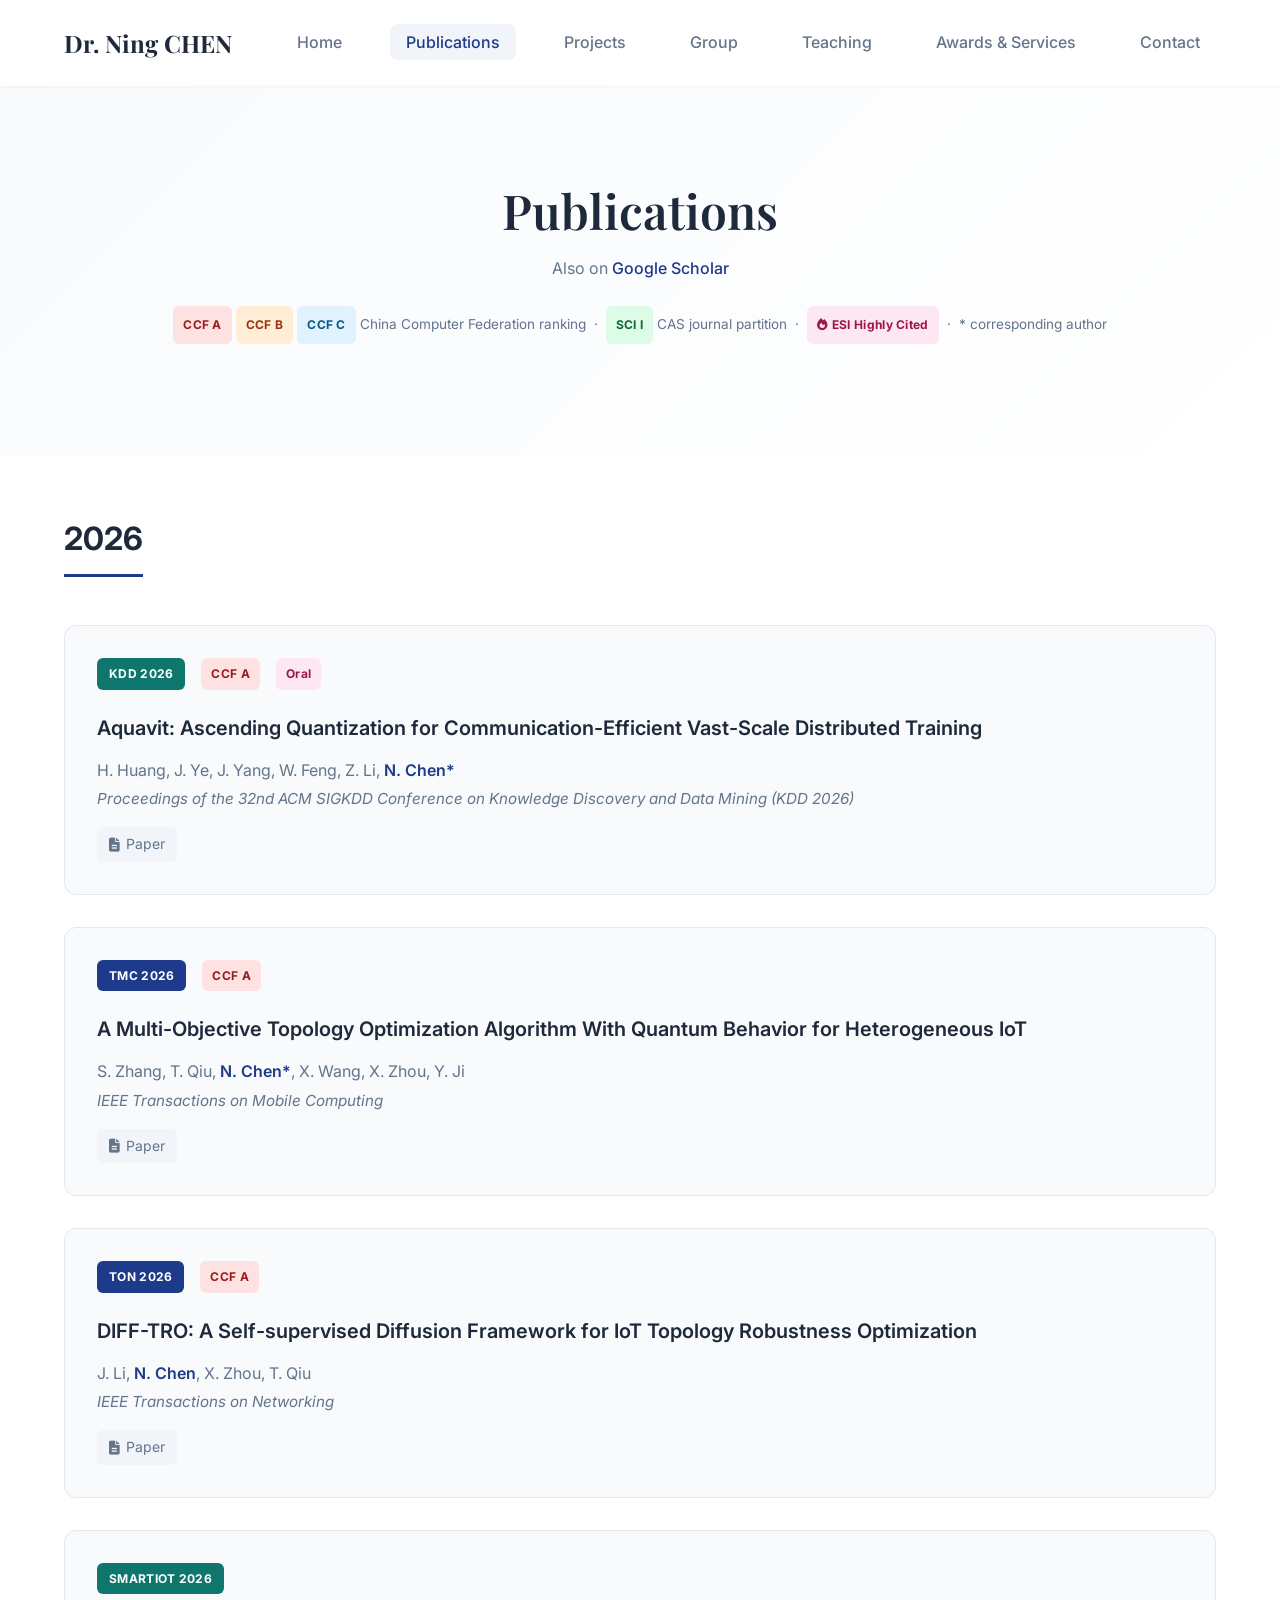
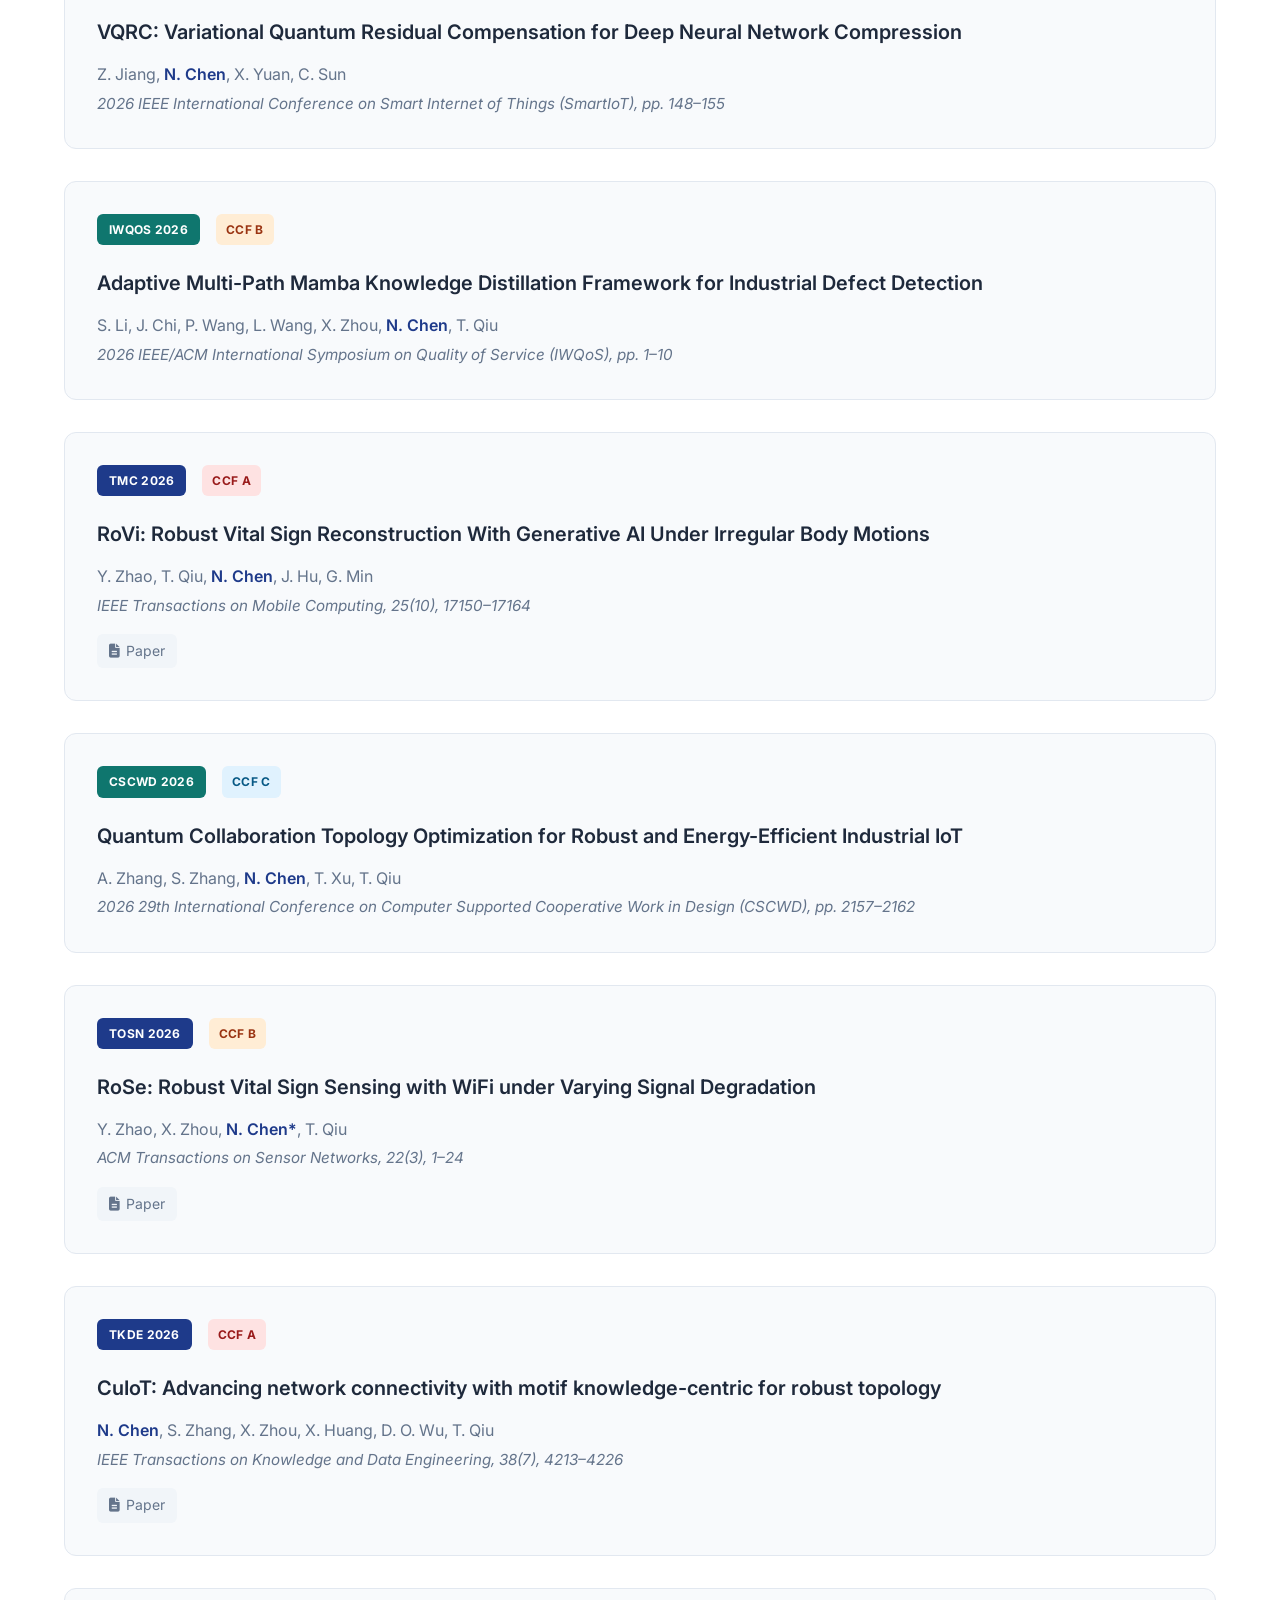
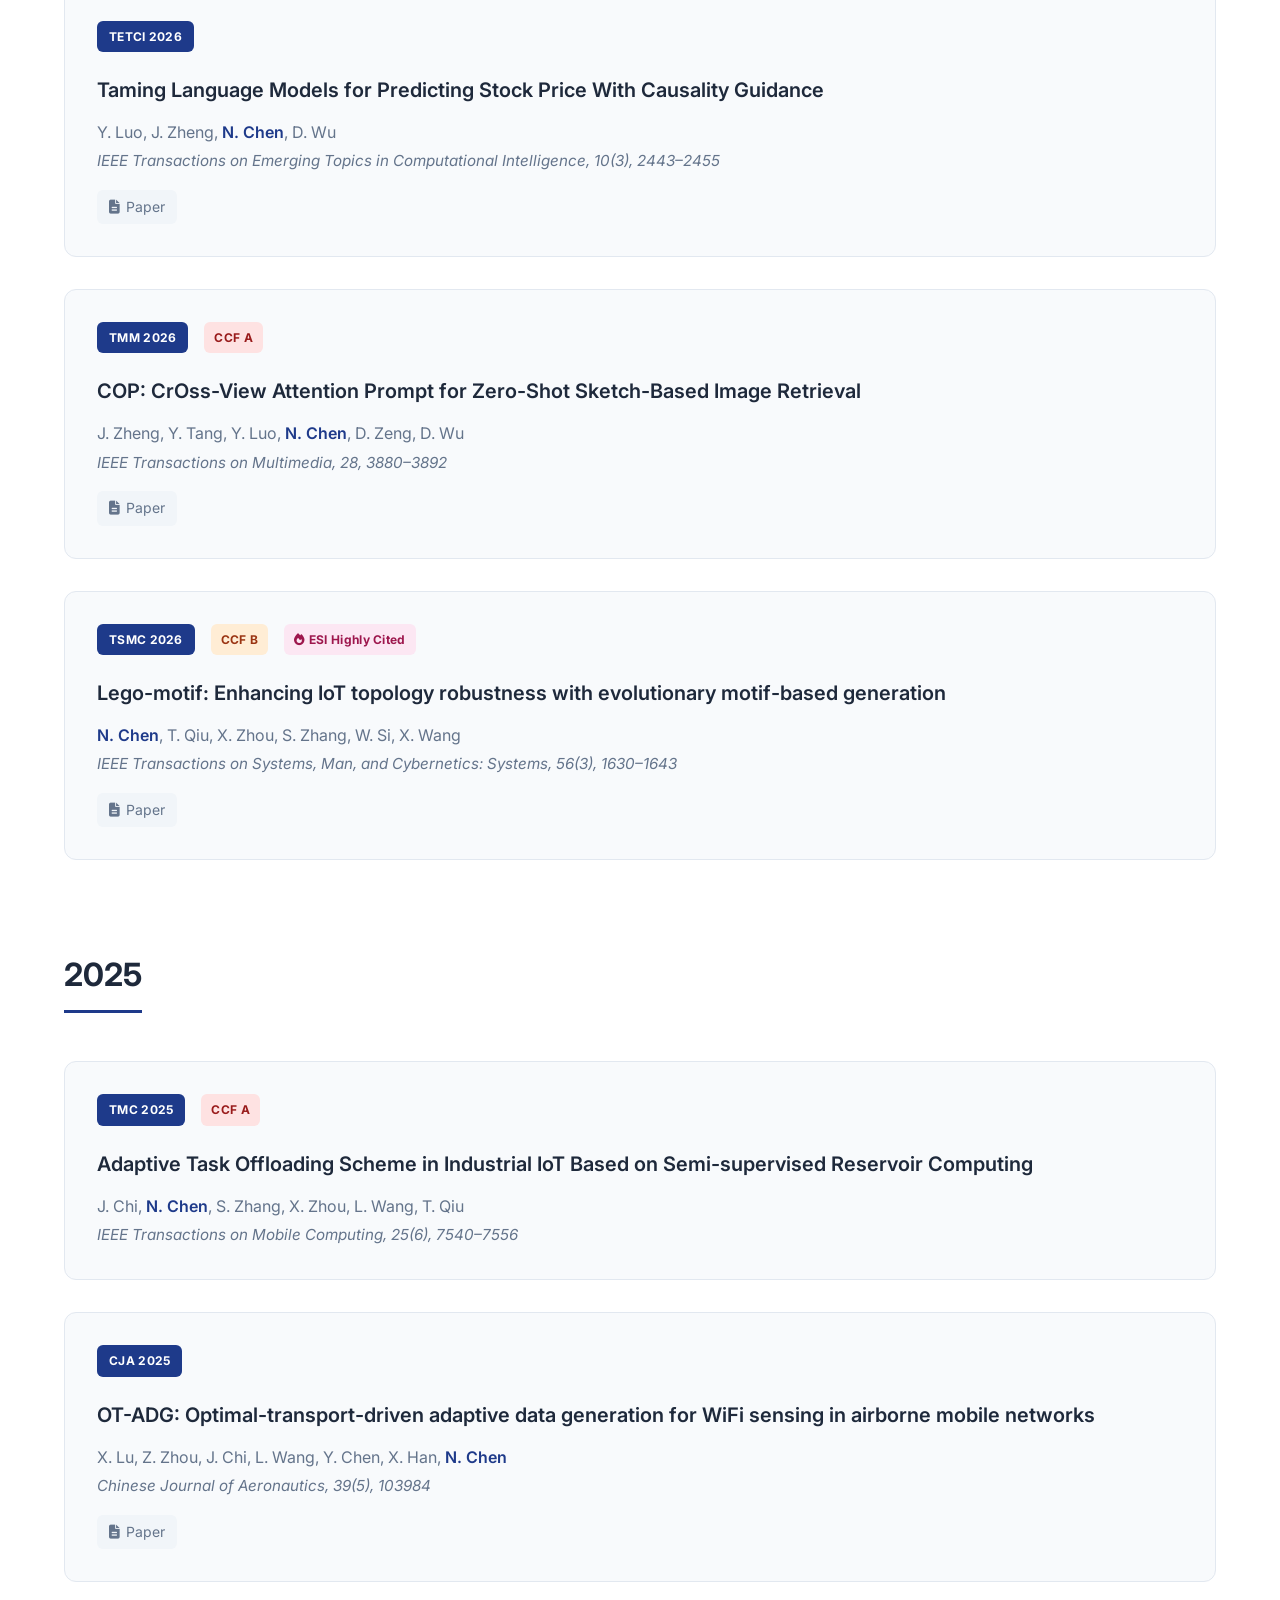
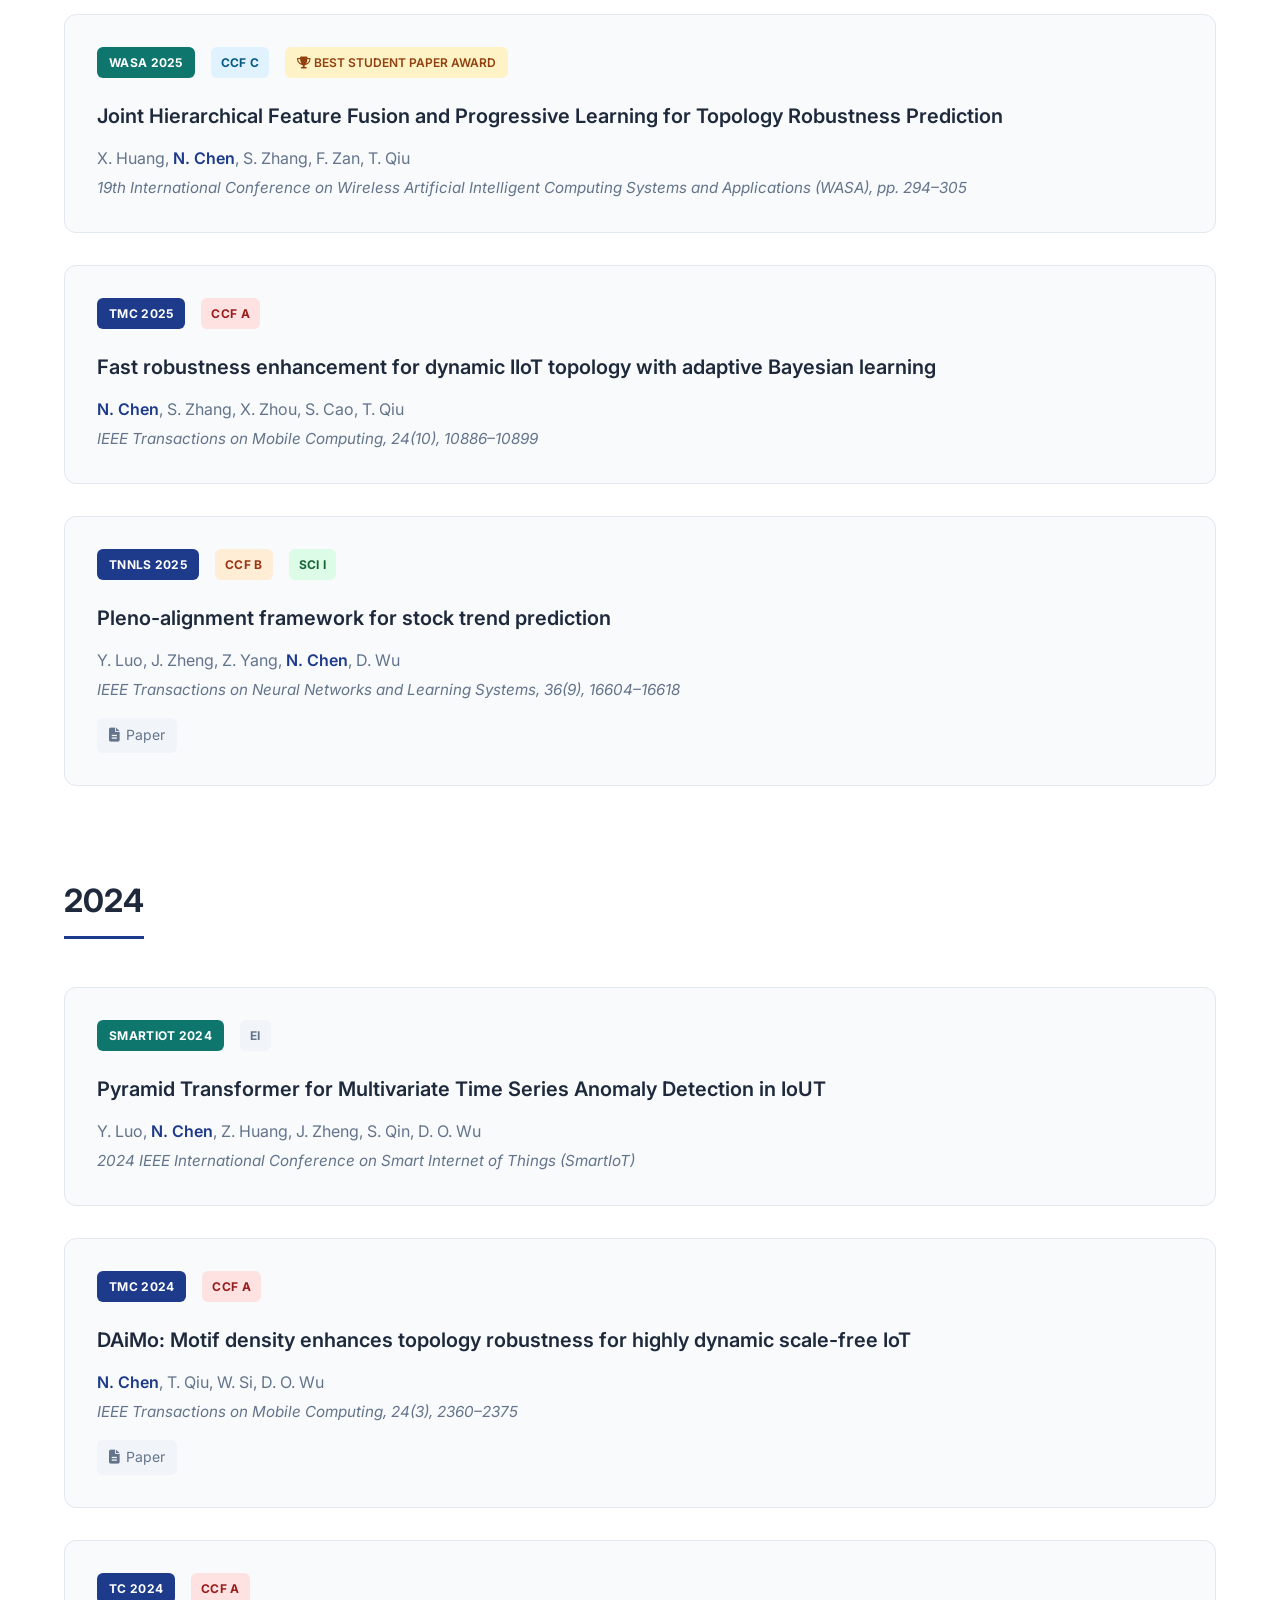
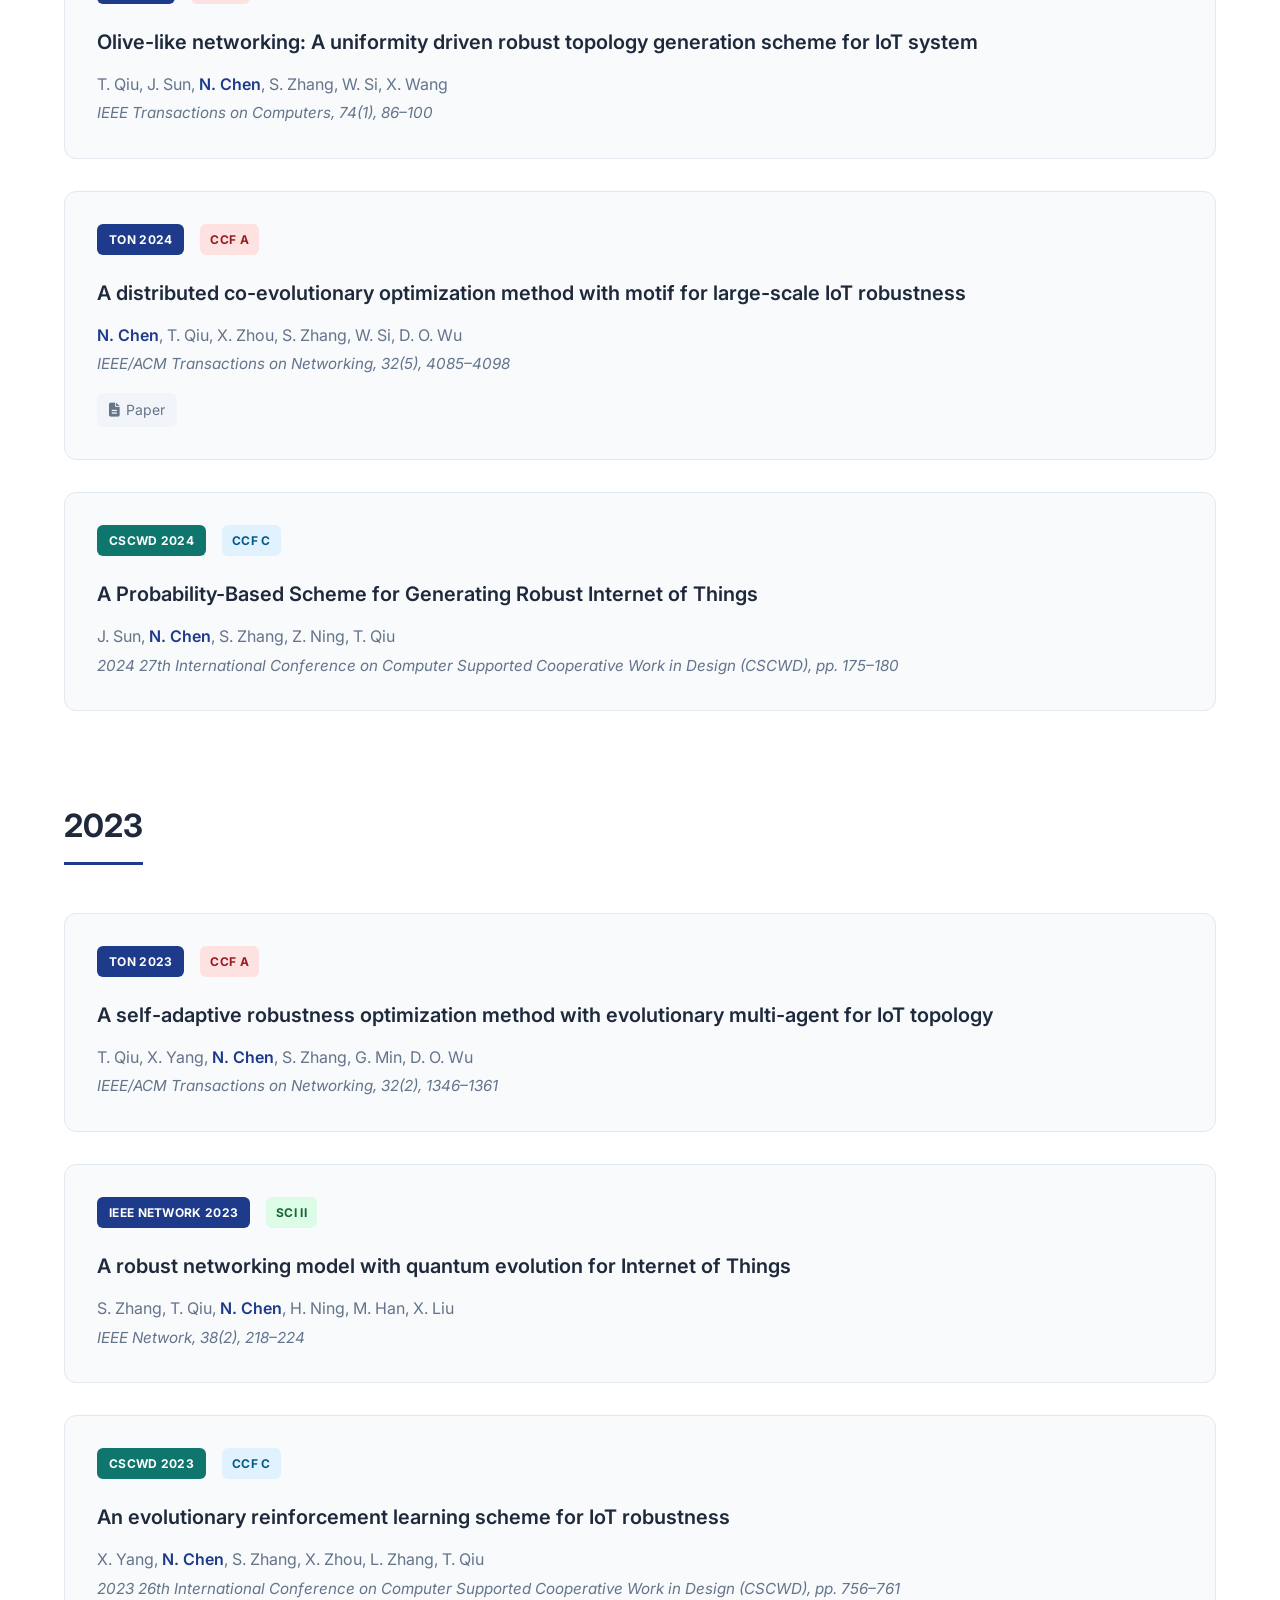
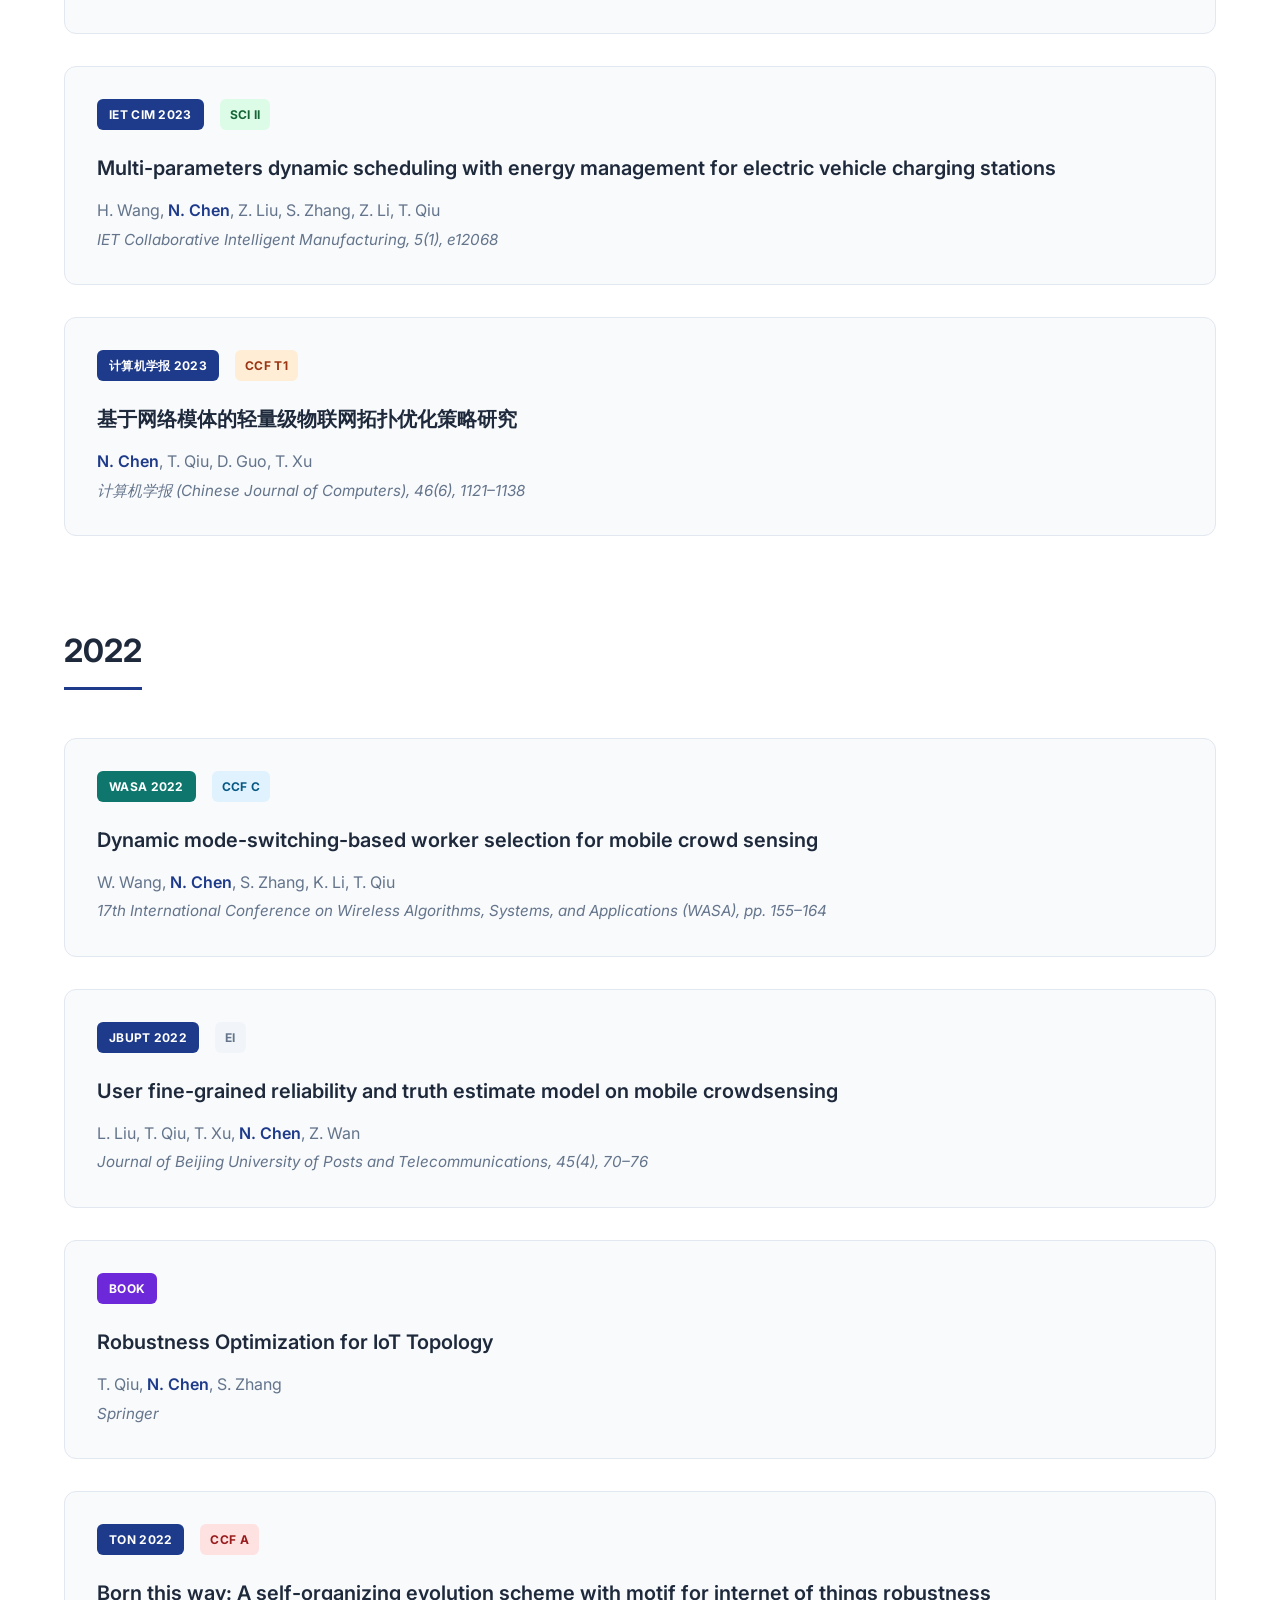
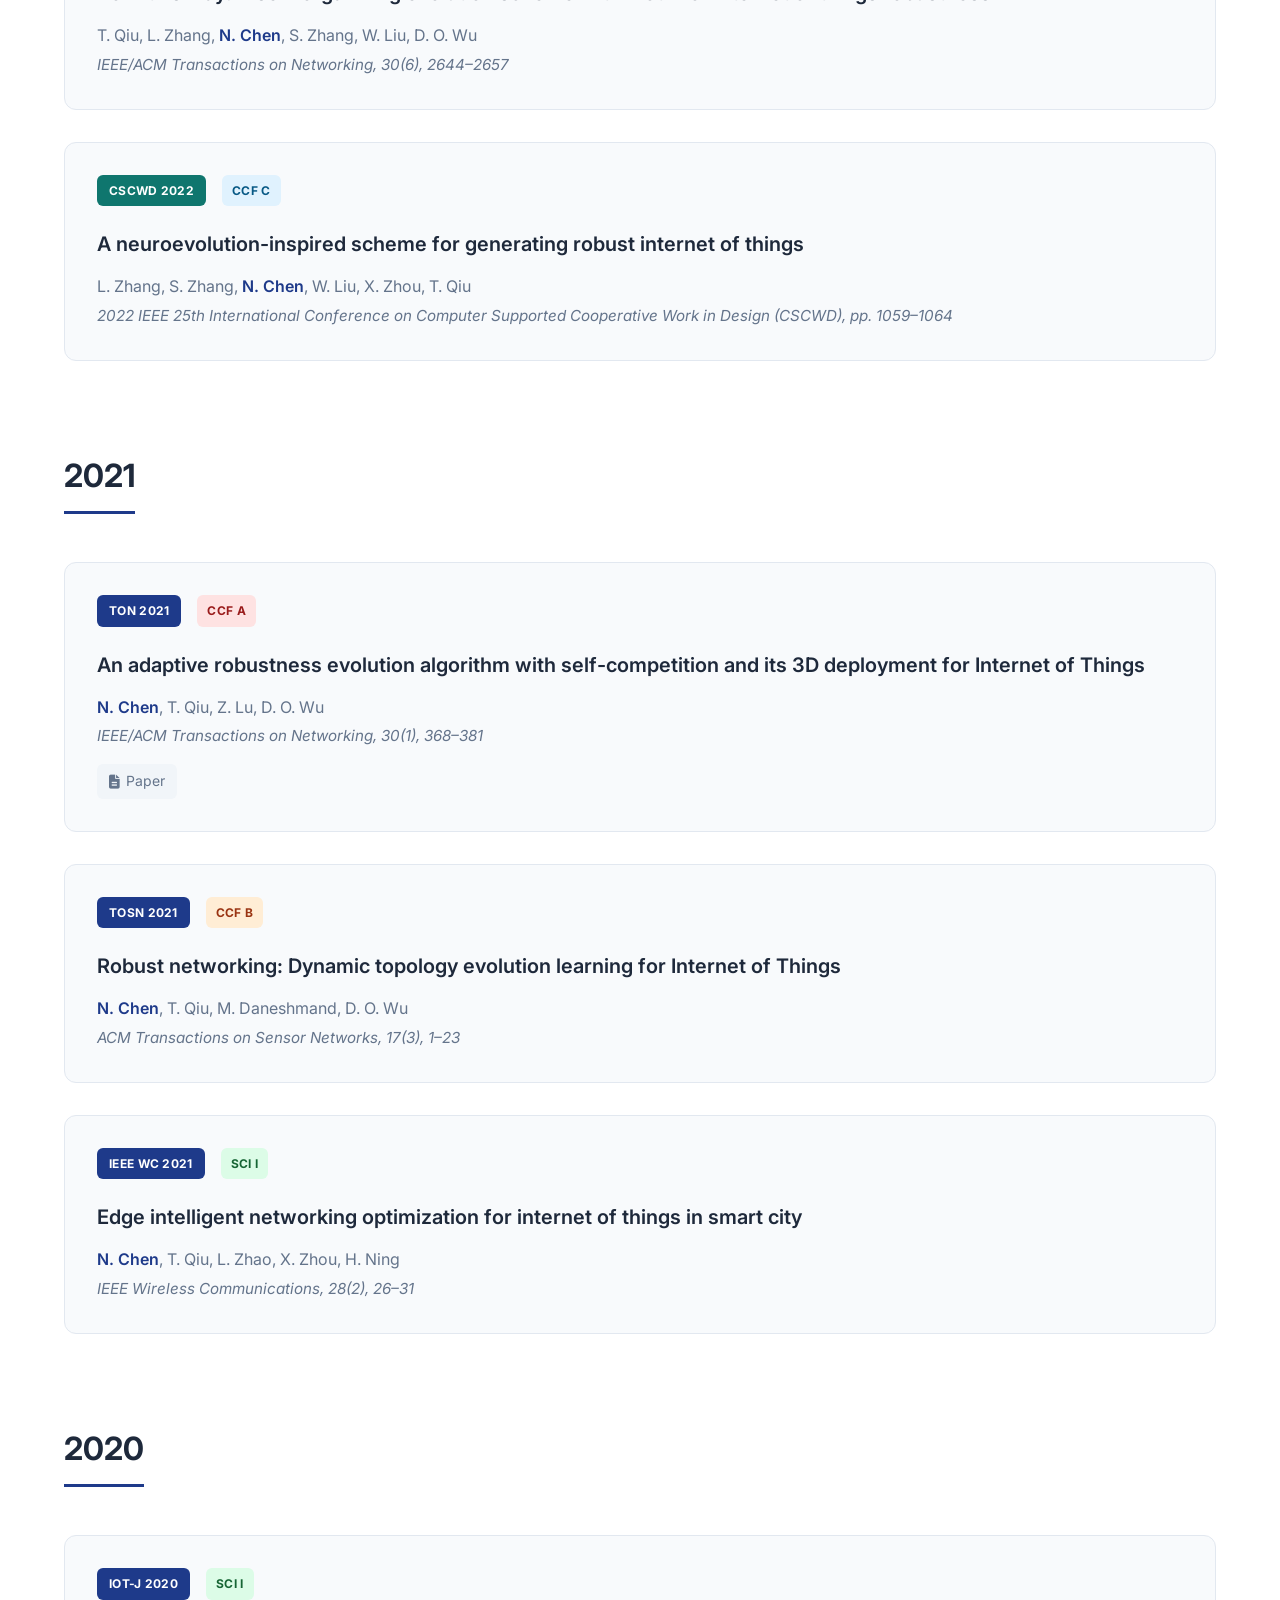
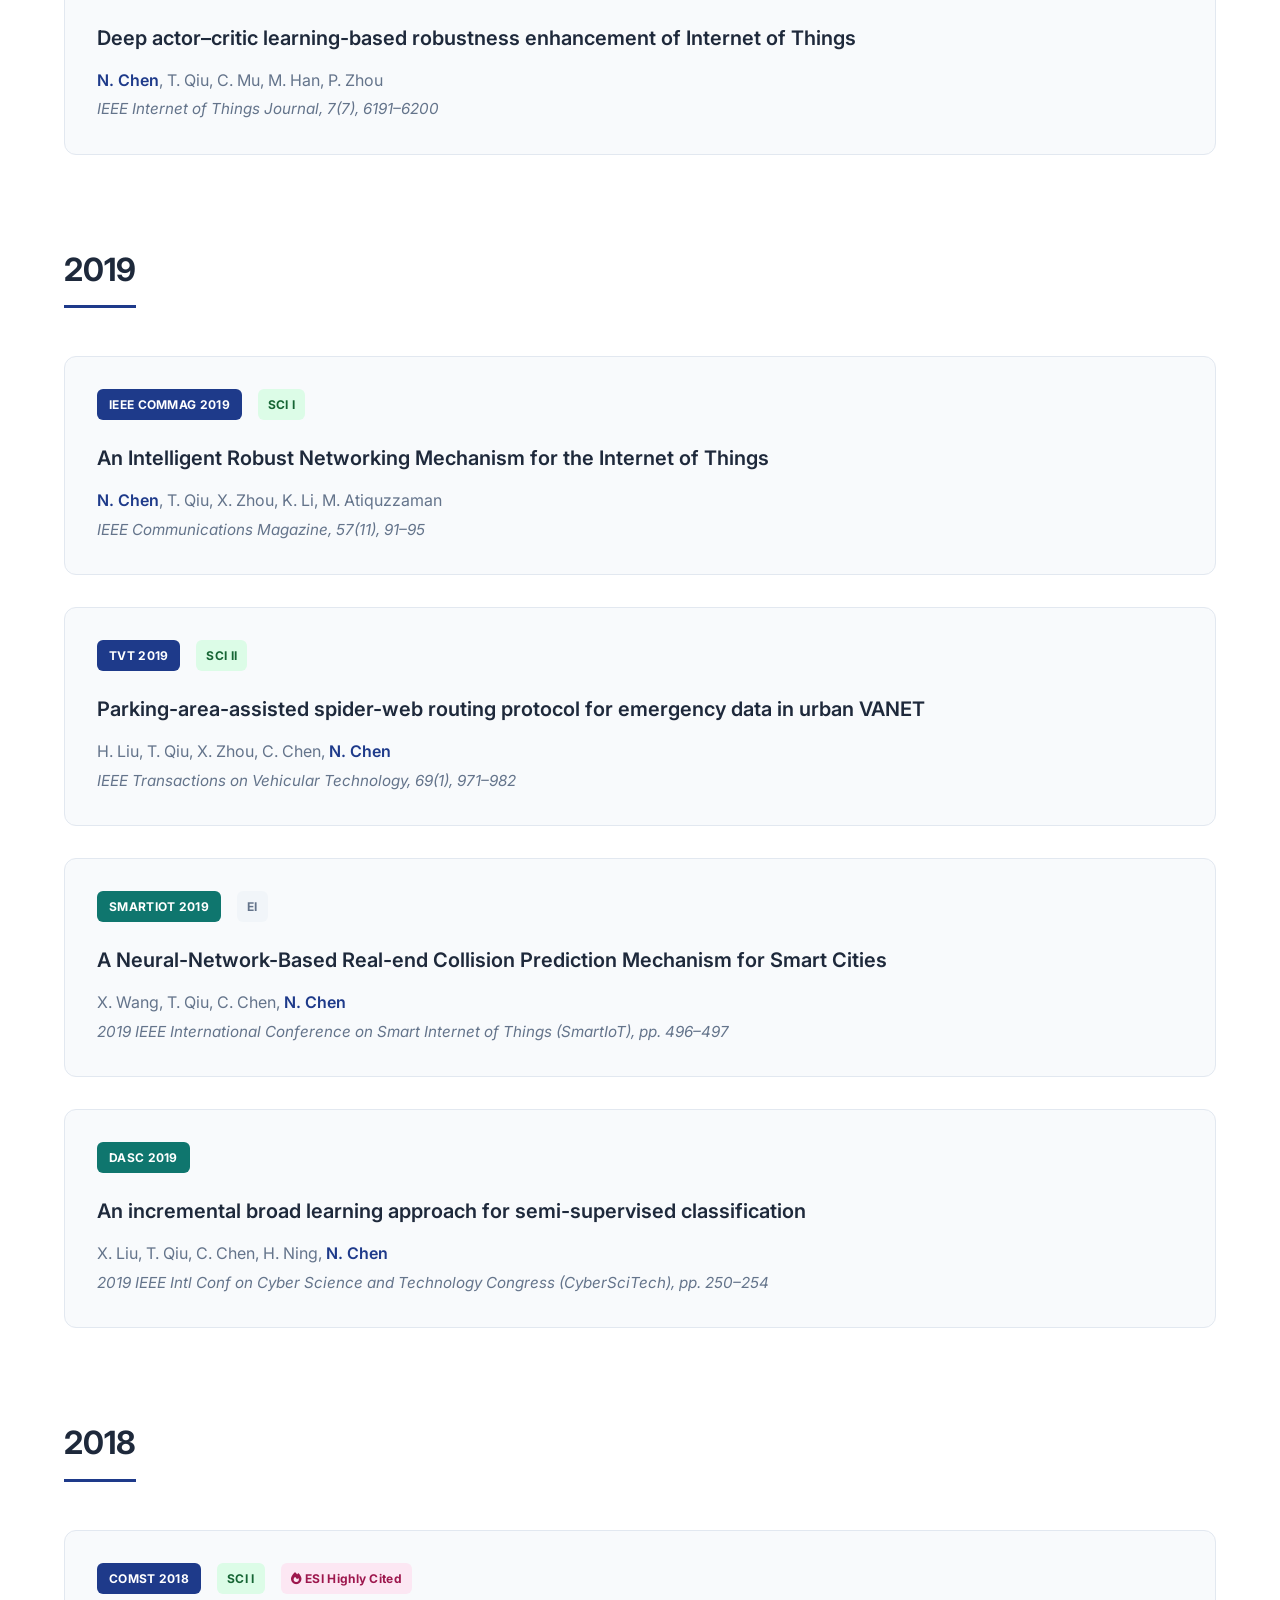
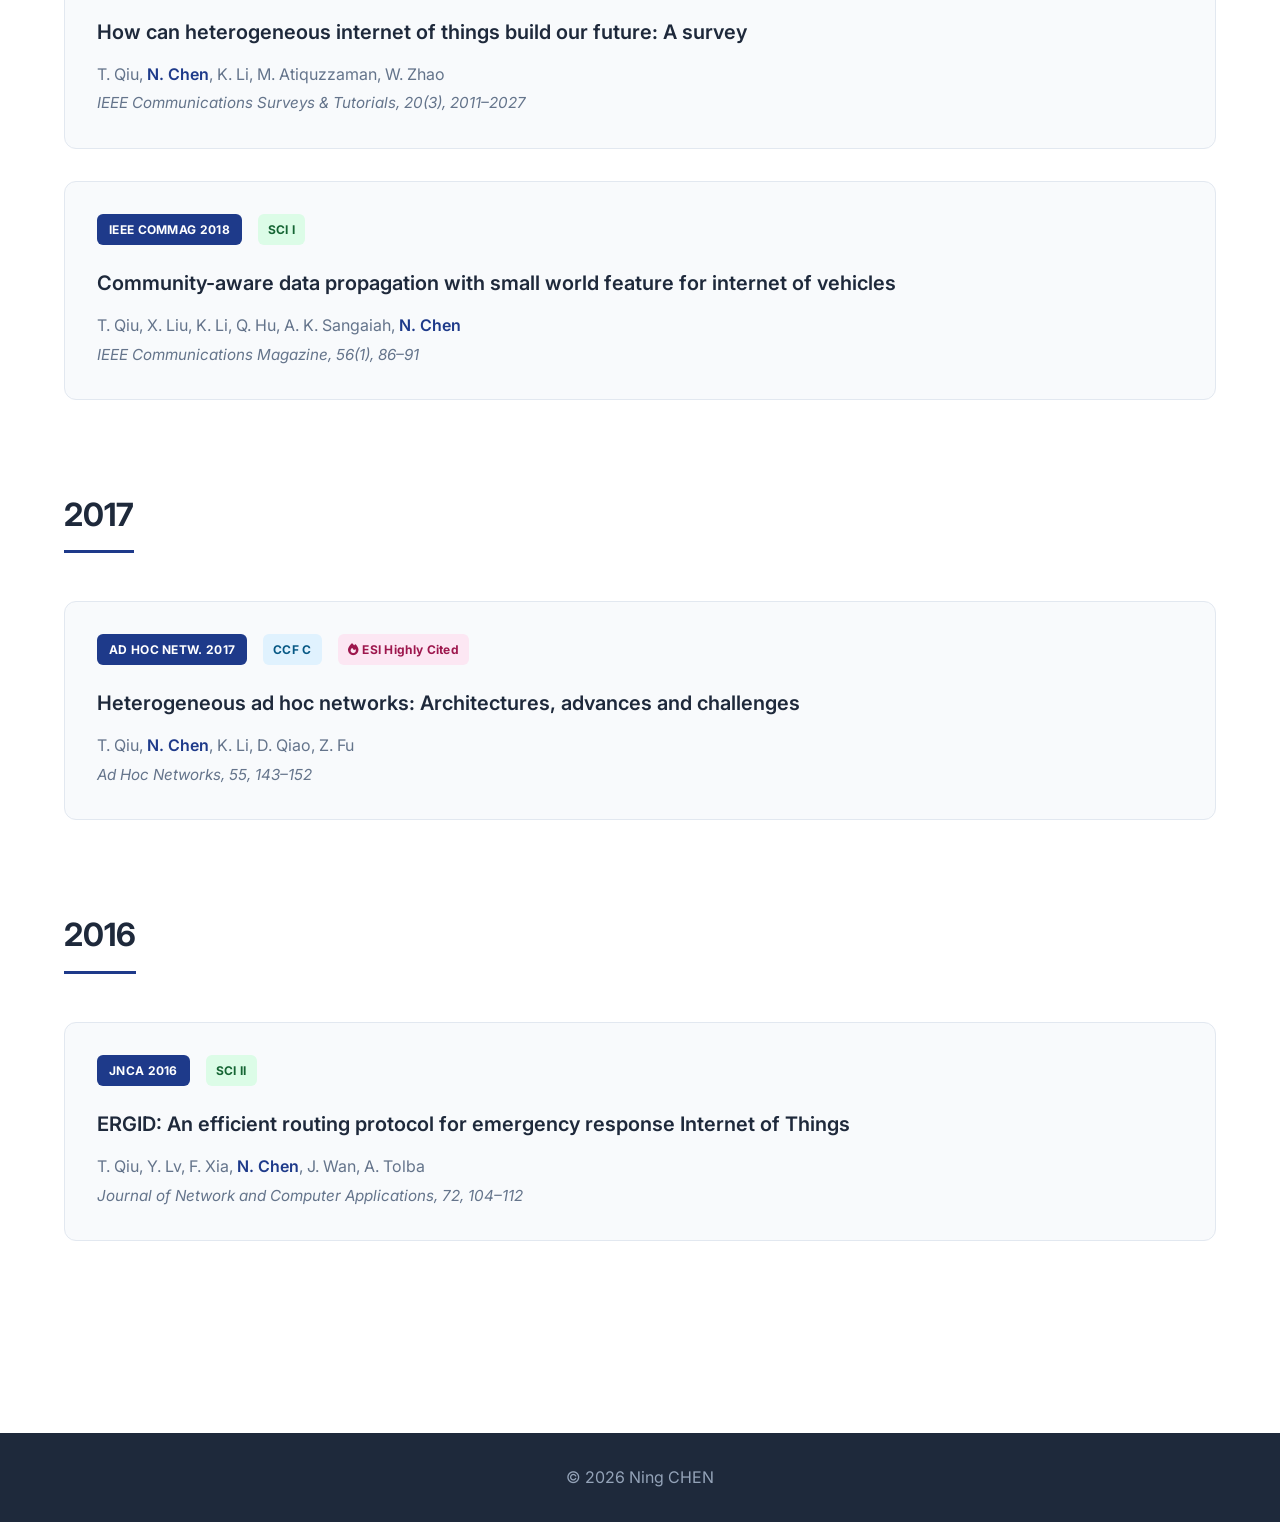
<file: pages/publications.html>
<!DOCTYPE html>
<html lang="en">
<head>
    <meta charset="UTF-8">
    <meta name="viewport" content="width=device-width, initial-scale=1.0">
    <title>Publications - Ning CHEN</title>
    <meta name="description" content="Publications of Ning CHEN, Marie Skłodowska-Curie Research Fellow at the University of Exeter.">
    <link rel="preconnect" href="https://fonts.googleapis.com">
    <link rel="preconnect" href="https://fonts.gstatic.com" crossorigin>
    <link href="https://fonts.googleapis.com/css2?family=Inter:wght@300;400;500;600;700&family=Playfair+Display:wght@700&display=swap" rel="stylesheet">
    <link rel="stylesheet" href="https://cdnjs.cloudflare.com/ajax/libs/font-awesome/6.4.0/css/all.min.css">
    <link rel="stylesheet" href="../css/style.css">
    <link rel="stylesheet" href="../css/publications.css">
</head>
<body>
    <!-- Navigation -->
    <nav class="navbar" id="navbar">
        <div class="container nav-container">
            <div class="nav-brand">
                <a href="../index.html">Dr. Ning CHEN</a>
            </div>
            <button class="mobile-menu-btn" id="mobile-menu-btn" aria-label="Open menu">
                <span></span>
                <span></span>
                <span></span>
            </button>
            <ul class="nav-menu" id="nav-menu">
                <li><a href="../index.html">Home</a></li>
                <li><a href="publications.html" class="active">Publications</a></li>
                <li><a href="projects.html">Projects</a></li>
                <li><a href="group.html">Group</a></li>
                <li><a href="teaching.html">Teaching</a></li>
                <li><a href="service.html">Awards &amp; Services</a></li>
                <li><a href="contact.html">Contact</a></li>
            </ul>
        </div>
    </nav>

    <!-- Publications Header -->
    <section class="publications-header">
        <div class="container">
            <h1>Publications</h1>
            <p class="header-subtitle">Also on <a href="https://scholar.google.com/citations?user=QBz7NS0AAAAJ&amp;hl=en" target="_blank" rel="noopener">Google Scholar</a></p>
            <p class="pub-legend"><span class="rank-badge ccf-a">CCF A</span> <span class="rank-badge ccf-b">CCF B</span> <span class="rank-badge ccf-c">CCF C</span> China Computer Federation ranking &nbsp;·&nbsp; <span class="rank-badge sci">SCI I</span> CAS journal partition &nbsp;·&nbsp; <span class="esi-badge"><i class="fas fa-fire"></i> ESI Highly Cited</span> &nbsp;·&nbsp; * corresponding author</p>

        </div>
    </section>

    <!-- Publications List -->
    <section class="publications-list">
        <div class="container">
            <div id="publications-container">
                <!--
                  HOW TO ADD PUBLICATIONS
                  One "year-section" per year (newest first), then one "pub-item" per paper.
                  data-type: journal | conference | book | preprint
                  Badge colour classes: journal (navy) | conf (teal) | book (purple)
                  The year filter picks up new years automatically.

                <div class="year-section" data-year="2026">
                    <h2 class="year-heading">2026</h2>

                    <div class="pub-item" data-type="journal">
                        <div class="pub-main">
                            <div class="pub-header-inline">
                                <span class="venue-badge journal">TMC 2026</span>
                            </div>
                            <h3>Paper title</h3>
                            <p class="authors">A. Author, <strong>N. Chen</strong>, B. Author</p>
                            <p class="venue">IEEE Transactions on Mobile Computing, 25(1), 1–14</p>
                            <div class="pub-actions">
                                <a href="https://doi.org/..." class="pub-link"><i class="fas fa-file-pdf"></i> Paper</a>
                                <a href="https://arxiv.org/abs/..." class="pub-link"><i class="fas fa-file-alt"></i> arXiv</a>
                                <a href="https://github.com/..." class="pub-link"><i class="fab fa-github"></i> Code</a>
                            </div>
                        </div>
                    </div>
                </div>
                -->

                <div class="year-section" data-year="2026">
                    <h2 class="year-heading">2026</h2>

                    <div class="pub-item" data-type="conference">
                        <div class="pub-main">
                            <div class="pub-header-inline"><span class="venue-badge conf">KDD 2026</span> <span class="rank-badge ccf-a">CCF A</span> <span class="esi-badge">Oral</span></div>
                            <h3>Aquavit: Ascending Quantization for Communication-Efficient Vast-Scale Distributed Training</h3>
                            <p class="authors">H. Huang, J. Ye, J. Yang, W. Feng, Z. Li, <strong>N. Chen*</strong></p>
                            <p class="venue">Proceedings of the 32nd ACM SIGKDD Conference on Knowledge Discovery and Data Mining (KDD 2026)</p>
                            <div class="pub-actions">
                                <a href="https://doi.org/10.1145/3770855.3818083" class="pub-link" target="_blank" rel="noopener"><i class="fas fa-file-alt"></i> Paper</a>
                            </div>
                        </div>
                    </div>

                    <div class="pub-item" data-type="journal">
                        <div class="pub-main">
                            <div class="pub-header-inline"><span class="venue-badge journal">TMC 2026</span> <span class="rank-badge ccf-a">CCF A</span></div>
                            <h3>A Multi-Objective Topology Optimization Algorithm With Quantum Behavior for Heterogeneous IoT</h3>
                            <p class="authors">S. Zhang, T. Qiu, <strong>N. Chen*</strong>, X. Wang, X. Zhou, Y. Ji</p>
                            <p class="venue">IEEE Transactions on Mobile Computing</p>
                            <div class="pub-actions">
                                <a href="https://doi.org/10.1109/tmc.2026.3740460" class="pub-link" target="_blank" rel="noopener"><i class="fas fa-file-alt"></i> Paper</a>
                            </div>
                        </div>
                    </div>

                    <div class="pub-item" data-type="journal">
                        <div class="pub-main">
                            <div class="pub-header-inline"><span class="venue-badge journal">ToN 2026</span> <span class="rank-badge ccf-a">CCF A</span></div>
                            <h3>DIFF-TRO: A Self-supervised Diffusion Framework for IoT Topology Robustness Optimization</h3>
                            <p class="authors">J. Li, <strong>N. Chen</strong>, X. Zhou, T. Qiu</p>
                            <p class="venue">IEEE Transactions on Networking</p>
                            <div class="pub-actions">
                                <a href="https://doi.org/10.1109/ton.2026.3728434" class="pub-link" target="_blank" rel="noopener"><i class="fas fa-file-alt"></i> Paper</a>
                            </div>
                        </div>
                    </div>

                    <div class="pub-item" data-type="conference">
                        <div class="pub-main">
                            <div class="pub-header-inline"><span class="venue-badge conf">SmartIoT 2026</span></div>
                            <h3>VQRC: Variational Quantum Residual Compensation for Deep Neural Network Compression</h3>
                            <p class="authors">Z. Jiang, <strong>N. Chen</strong>, X. Yuan, C. Sun</p>
                            <p class="venue">2026 IEEE International Conference on Smart Internet of Things (SmartIoT), pp. 148–155</p>
                        </div>
                    </div>

                    <div class="pub-item" data-type="conference">
                        <div class="pub-main">
                            <div class="pub-header-inline"><span class="venue-badge conf">IWQoS 2026</span> <span class="rank-badge ccf-b">CCF B</span></div>
                            <h3>Adaptive Multi-Path Mamba Knowledge Distillation Framework for Industrial Defect Detection</h3>
                            <p class="authors">S. Li, J. Chi, P. Wang, L. Wang, X. Zhou, <strong>N. Chen</strong>, T. Qiu</p>
                            <p class="venue">2026 IEEE/ACM International Symposium on Quality of Service (IWQoS), pp. 1–10</p>
                        </div>
                    </div>

                    <div class="pub-item" data-type="journal">
                        <div class="pub-main">
                            <div class="pub-header-inline"><span class="venue-badge journal">TMC 2026</span> <span class="rank-badge ccf-a">CCF A</span></div>
                            <h3>RoVi: Robust Vital Sign Reconstruction With Generative AI Under Irregular Body Motions</h3>
                            <p class="authors">Y. Zhao, T. Qiu, <strong>N. Chen</strong>, J. Hu, G. Min</p>
                            <p class="venue">IEEE Transactions on Mobile Computing, 25(10), 17150–17164</p>
                            <div class="pub-actions">
                                <a href="https://doi.org/10.1109/tmc.2026.3691357" class="pub-link" target="_blank" rel="noopener"><i class="fas fa-file-alt"></i> Paper</a>
                            </div>
                        </div>
                    </div>

                    <div class="pub-item" data-type="conference">
                        <div class="pub-main">
                            <div class="pub-header-inline"><span class="venue-badge conf">CSCWD 2026</span> <span class="rank-badge ccf-c">CCF C</span></div>
                            <h3>Quantum Collaboration Topology Optimization for Robust and Energy-Efficient Industrial IoT</h3>
                            <p class="authors">A. Zhang, S. Zhang, <strong>N. Chen</strong>, T. Xu, T. Qiu</p>
                            <p class="venue">2026 29th International Conference on Computer Supported Cooperative Work in Design (CSCWD), pp. 2157–2162</p>
                        </div>
                    </div>

                    <div class="pub-item" data-type="journal">
                        <div class="pub-main">
                            <div class="pub-header-inline"><span class="venue-badge journal">TOSN 2026</span> <span class="rank-badge ccf-b">CCF B</span></div>
                            <h3>RoSe: Robust Vital Sign Sensing with WiFi under Varying Signal Degradation</h3>
                            <p class="authors">Y. Zhao, X. Zhou, <strong>N. Chen*</strong>, T. Qiu</p>
                            <p class="venue">ACM Transactions on Sensor Networks, 22(3), 1–24</p>
                            <div class="pub-actions">
                                <a href="https://doi.org/10.1145/3798099" class="pub-link" target="_blank" rel="noopener"><i class="fas fa-file-alt"></i> Paper</a>
                            </div>
                        </div>
                    </div>

                    <div class="pub-item" data-type="journal">
                        <div class="pub-main">
                            <div class="pub-header-inline"><span class="venue-badge journal">TKDE 2026</span> <span class="rank-badge ccf-a">CCF A</span></div>
                            <h3>CuIoT: Advancing network connectivity with motif knowledge-centric for robust topology</h3>
                            <p class="authors"><strong>N. Chen</strong>, S. Zhang, X. Zhou, X. Huang, D. O. Wu, T. Qiu</p>
                            <p class="venue">IEEE Transactions on Knowledge and Data Engineering, 38(7), 4213–4226</p>
                            <div class="pub-actions">
                                <a href="https://doi.org/10.1109/tkde.2026.3677426" class="pub-link" target="_blank" rel="noopener"><i class="fas fa-file-alt"></i> Paper</a>
                            </div>
                        </div>
                    </div>

                    <div class="pub-item" data-type="journal">
                        <div class="pub-main">
                            <div class="pub-header-inline"><span class="venue-badge journal">TETCI 2026</span></div>
                            <h3>Taming Language Models for Predicting Stock Price With Causality Guidance</h3>
                            <p class="authors">Y. Luo, J. Zheng, <strong>N. Chen</strong>, D. Wu</p>
                            <p class="venue">IEEE Transactions on Emerging Topics in Computational Intelligence, 10(3), 2443–2455</p>
                            <div class="pub-actions">
                                <a href="https://doi.org/10.1109/tetci.2026.3663488" class="pub-link" target="_blank" rel="noopener"><i class="fas fa-file-alt"></i> Paper</a>
                            </div>
                        </div>
                    </div>

                    <div class="pub-item" data-type="journal">
                        <div class="pub-main">
                            <div class="pub-header-inline"><span class="venue-badge journal">TMM 2026</span> <span class="rank-badge ccf-a">CCF A</span></div>
                            <h3>COP: CrOss-View Attention Prompt for Zero-Shot Sketch-Based Image Retrieval</h3>
                            <p class="authors">J. Zheng, Y. Tang, Y. Luo, <strong>N. Chen</strong>, D. Zeng, D. Wu</p>
                            <p class="venue">IEEE Transactions on Multimedia, 28, 3880–3892</p>
                            <div class="pub-actions">
                                <a href="https://doi.org/10.1109/tmm.2026.3654420" class="pub-link" target="_blank" rel="noopener"><i class="fas fa-file-alt"></i> Paper</a>
                            </div>
                        </div>
                    </div>

                    <div class="pub-item" data-type="journal">
                        <div class="pub-main">
                            <div class="pub-header-inline"><span class="venue-badge journal">TSMC 2026</span> <span class="rank-badge ccf-b">CCF B</span> <span class="esi-badge"><i class="fas fa-fire"></i> ESI Highly Cited</span></div>
                            <h3>Lego-motif: Enhancing IoT topology robustness with evolutionary motif-based generation</h3>
                            <p class="authors"><strong>N. Chen</strong>, T. Qiu, X. Zhou, S. Zhang, W. Si, X. Wang</p>
                            <p class="venue">IEEE Transactions on Systems, Man, and Cybernetics: Systems, 56(3), 1630–1643</p>
                            <div class="pub-actions">
                                <a href="https://doi.org/10.1109/tsmc.2025.3646727" class="pub-link" target="_blank" rel="noopener"><i class="fas fa-file-alt"></i> Paper</a>
                            </div>
                        </div>
                    </div>
                </div>

                <div class="year-section" data-year="2025">
                    <h2 class="year-heading">2025</h2>

                    <div class="pub-item" data-type="journal">
                        <div class="pub-main">
                            <div class="pub-header-inline"><span class="venue-badge journal">TMC 2025</span> <span class="rank-badge ccf-a">CCF A</span></div>
                            <h3>Adaptive Task Offloading Scheme in Industrial IoT Based on Semi-supervised Reservoir Computing</h3>
                            <p class="authors">J. Chi, <strong>N. Chen</strong>, S. Zhang, X. Zhou, L. Wang, T. Qiu</p>
                            <p class="venue">IEEE Transactions on Mobile Computing, 25(6), 7540–7556</p>
                        </div>
                    </div>

                    <div class="pub-item" data-type="journal">
                        <div class="pub-main">
                            <div class="pub-header-inline"><span class="venue-badge journal">CJA 2025</span></div>
                            <h3>OT-ADG: Optimal-transport-driven adaptive data generation for WiFi sensing in airborne mobile networks</h3>
                            <p class="authors">X. Lu, Z. Zhou, J. Chi, L. Wang, Y. Chen, X. Han, <strong>N. Chen</strong></p>
                            <p class="venue">Chinese Journal of Aeronautics, 39(5), 103984</p>
                            <div class="pub-actions">
                                <a href="https://doi.org/10.1016/j.cja.2025.103984" class="pub-link" target="_blank" rel="noopener"><i class="fas fa-file-alt"></i> Paper</a>
                            </div>
                        </div>
                    </div>

                    <div class="pub-item" data-type="conference">
                        <div class="pub-main">
                            <div class="pub-header-inline"><span class="venue-badge conf">WASA 2025</span> <span class="rank-badge ccf-c">CCF C</span> <span class="award-badge"><i class="fas fa-trophy"></i> Best Student Paper Award</span></div>
                            <h3>Joint Hierarchical Feature Fusion and Progressive Learning for Topology Robustness Prediction</h3>
                            <p class="authors">X. Huang, <strong>N. Chen</strong>, S. Zhang, F. Zan, T. Qiu</p>
                            <p class="venue">19th International Conference on Wireless Artificial Intelligent Computing Systems and Applications (WASA), pp. 294–305</p>
                        </div>
                    </div>

                    <div class="pub-item" data-type="journal">
                        <div class="pub-main">
                            <div class="pub-header-inline"><span class="venue-badge journal">TMC 2025</span> <span class="rank-badge ccf-a">CCF A</span></div>
                            <h3>Fast robustness enhancement for dynamic IIoT topology with adaptive Bayesian learning</h3>
                            <p class="authors"><strong>N. Chen</strong>, S. Zhang, X. Zhou, S. Cao, T. Qiu</p>
                            <p class="venue">IEEE Transactions on Mobile Computing, 24(10), 10886–10899</p>
                        </div>
                    </div>

                    <div class="pub-item" data-type="journal">
                        <div class="pub-main">
                            <div class="pub-header-inline"><span class="venue-badge journal">TNNLS 2025</span> <span class="rank-badge ccf-b">CCF B</span> <span class="rank-badge sci">SCI I</span></div>
                            <h3>Pleno-alignment framework for stock trend prediction</h3>
                            <p class="authors">Y. Luo, J. Zheng, Z. Yang, <strong>N. Chen</strong>, D. Wu</p>
                            <p class="venue">IEEE Transactions on Neural Networks and Learning Systems, 36(9), 16604–16618</p>
                            <div class="pub-actions">
                                <a href="https://doi.org/10.1109/TNNLS.2025.3561811" class="pub-link" target="_blank" rel="noopener"><i class="fas fa-file-alt"></i> Paper</a>
                            </div>
                        </div>
                    </div>
                </div>

                <div class="year-section" data-year="2024">
                    <h2 class="year-heading">2024</h2>

                    <div class="pub-item" data-type="conference">
                        <div class="pub-main">
                            <div class="pub-header-inline"><span class="venue-badge conf">SmartIoT 2024</span> <span class="rank-badge ei">EI</span></div>
                            <h3>Pyramid Transformer for Multivariate Time Series Anomaly Detection in IoUT</h3>
                            <p class="authors">Y. Luo, <strong>N. Chen</strong>, Z. Huang, J. Zheng, S. Qin, D. O. Wu</p>
                            <p class="venue">2024 IEEE International Conference on Smart Internet of Things (SmartIoT)</p>
                        </div>
                    </div>

                    <div class="pub-item" data-type="journal">
                        <div class="pub-main">
                            <div class="pub-header-inline"><span class="venue-badge journal">TMC 2024</span> <span class="rank-badge ccf-a">CCF A</span></div>
                            <h3>DAiMo: Motif density enhances topology robustness for highly dynamic scale-free IoT</h3>
                            <p class="authors"><strong>N. Chen</strong>, T. Qiu, W. Si, D. O. Wu</p>
                            <p class="venue">IEEE Transactions on Mobile Computing, 24(3), 2360–2375</p>
                            <div class="pub-actions">
                                <a href="https://doi.org/10.1109/TMC.2024.3492002" class="pub-link" target="_blank" rel="noopener"><i class="fas fa-file-alt"></i> Paper</a>
                            </div>
                        </div>
                    </div>

                    <div class="pub-item" data-type="journal">
                        <div class="pub-main">
                            <div class="pub-header-inline"><span class="venue-badge journal">TC 2024</span> <span class="rank-badge ccf-a">CCF A</span></div>
                            <h3>Olive-like networking: A uniformity driven robust topology generation scheme for IoT system</h3>
                            <p class="authors">T. Qiu, J. Sun, <strong>N. Chen</strong>, S. Zhang, W. Si, X. Wang</p>
                            <p class="venue">IEEE Transactions on Computers, 74(1), 86–100</p>
                        </div>
                    </div>

                    <div class="pub-item" data-type="journal">
                        <div class="pub-main">
                            <div class="pub-header-inline"><span class="venue-badge journal">ToN 2024</span> <span class="rank-badge ccf-a">CCF A</span></div>
                            <h3>A distributed co-evolutionary optimization method with motif for large-scale IoT robustness</h3>
                            <p class="authors"><strong>N. Chen</strong>, T. Qiu, X. Zhou, S. Zhang, W. Si, D. O. Wu</p>
                            <p class="venue">IEEE/ACM Transactions on Networking, 32(5), 4085–4098</p>
                            <div class="pub-actions">
                                <a href="https://doi.org/10.1109/TNET.2024.3407769" class="pub-link" target="_blank" rel="noopener"><i class="fas fa-file-alt"></i> Paper</a>
                            </div>
                        </div>
                    </div>

                    <div class="pub-item" data-type="conference">
                        <div class="pub-main">
                            <div class="pub-header-inline"><span class="venue-badge conf">CSCWD 2024</span> <span class="rank-badge ccf-c">CCF C</span></div>
                            <h3>A Probability-Based Scheme for Generating Robust Internet of Things</h3>
                            <p class="authors">J. Sun, <strong>N. Chen</strong>, S. Zhang, Z. Ning, T. Qiu</p>
                            <p class="venue">2024 27th International Conference on Computer Supported Cooperative Work in Design (CSCWD), pp. 175–180</p>
                        </div>
                    </div>
                </div>

                <div class="year-section" data-year="2023">
                    <h2 class="year-heading">2023</h2>

                    <div class="pub-item" data-type="journal">
                        <div class="pub-main">
                            <div class="pub-header-inline"><span class="venue-badge journal">ToN 2023</span> <span class="rank-badge ccf-a">CCF A</span></div>
                            <h3>A self-adaptive robustness optimization method with evolutionary multi-agent for IoT topology</h3>
                            <p class="authors">T. Qiu, X. Yang, <strong>N. Chen</strong>, S. Zhang, G. Min, D. O. Wu</p>
                            <p class="venue">IEEE/ACM Transactions on Networking, 32(2), 1346–1361</p>
                        </div>
                    </div>

                    <div class="pub-item" data-type="journal">
                        <div class="pub-main">
                            <div class="pub-header-inline"><span class="venue-badge journal">IEEE Network 2023</span> <span class="rank-badge sci">SCI II</span></div>
                            <h3>A robust networking model with quantum evolution for Internet of Things</h3>
                            <p class="authors">S. Zhang, T. Qiu, <strong>N. Chen</strong>, H. Ning, M. Han, X. Liu</p>
                            <p class="venue">IEEE Network, 38(2), 218–224</p>
                        </div>
                    </div>

                    <div class="pub-item" data-type="conference">
                        <div class="pub-main">
                            <div class="pub-header-inline"><span class="venue-badge conf">CSCWD 2023</span> <span class="rank-badge ccf-c">CCF C</span></div>
                            <h3>An evolutionary reinforcement learning scheme for IoT robustness</h3>
                            <p class="authors">X. Yang, <strong>N. Chen</strong>, S. Zhang, X. Zhou, L. Zhang, T. Qiu</p>
                            <p class="venue">2023 26th International Conference on Computer Supported Cooperative Work in Design (CSCWD), pp. 756–761</p>
                        </div>
                    </div>

                    <div class="pub-item" data-type="journal">
                        <div class="pub-main">
                            <div class="pub-header-inline"><span class="venue-badge journal">IET CIM 2023</span> <span class="rank-badge sci">SCI II</span></div>
                            <h3>Multi-parameters dynamic scheduling with energy management for electric vehicle charging stations</h3>
                            <p class="authors">H. Wang, <strong>N. Chen</strong>, Z. Liu, S. Zhang, Z. Li, T. Qiu</p>
                            <p class="venue">IET Collaborative Intelligent Manufacturing, 5(1), e12068</p>
                        </div>
                    </div>

                    <div class="pub-item" data-type="journal">
                        <div class="pub-main">
                            <div class="pub-header-inline"><span class="venue-badge journal">计算机学报 2023</span> <span class="rank-badge ccf-b">CCF T1</span></div>
                            <h3>基于网络模体的轻量级物联网拓扑优化策略研究</h3>
                            <p class="authors"><strong>N. Chen</strong>, T. Qiu, D. Guo, T. Xu</p>
                            <p class="venue">计算机学报 (Chinese Journal of Computers), 46(6), 1121–1138</p>
                        </div>
                    </div>
                </div>

                <div class="year-section" data-year="2022">
                    <h2 class="year-heading">2022</h2>

                    <div class="pub-item" data-type="conference">
                        <div class="pub-main">
                            <div class="pub-header-inline"><span class="venue-badge conf">WASA 2022</span> <span class="rank-badge ccf-c">CCF C</span></div>
                            <h3>Dynamic mode-switching-based worker selection for mobile crowd sensing</h3>
                            <p class="authors">W. Wang, <strong>N. Chen</strong>, S. Zhang, K. Li, T. Qiu</p>
                            <p class="venue">17th International Conference on Wireless Algorithms, Systems, and Applications (WASA), pp. 155–164</p>
                        </div>
                    </div>

                    <div class="pub-item" data-type="journal">
                        <div class="pub-main">
                            <div class="pub-header-inline"><span class="venue-badge journal">JBUPT 2022</span> <span class="rank-badge ei">EI</span></div>
                            <h3>User fine-grained reliability and truth estimate model on mobile crowdsensing</h3>
                            <p class="authors">L. Liu, T. Qiu, T. Xu, <strong>N. Chen</strong>, Z. Wan</p>
                            <p class="venue">Journal of Beijing University of Posts and Telecommunications, 45(4), 70–76</p>
                        </div>
                    </div>

                    <div class="pub-item" data-type="book">
                        <div class="pub-main">
                            <div class="pub-header-inline"><span class="venue-badge book">Book</span></div>
                            <h3>Robustness Optimization for IoT Topology</h3>
                            <p class="authors">T. Qiu, <strong>N. Chen</strong>, S. Zhang</p>
                            <p class="venue">Springer</p>
                        </div>
                    </div>

                    <div class="pub-item" data-type="journal">
                        <div class="pub-main">
                            <div class="pub-header-inline"><span class="venue-badge journal">ToN 2022</span> <span class="rank-badge ccf-a">CCF A</span></div>
                            <h3>Born this way: A self-organizing evolution scheme with motif for internet of things robustness</h3>
                            <p class="authors">T. Qiu, L. Zhang, <strong>N. Chen</strong>, S. Zhang, W. Liu, D. O. Wu</p>
                            <p class="venue">IEEE/ACM Transactions on Networking, 30(6), 2644–2657</p>
                        </div>
                    </div>

                    <div class="pub-item" data-type="conference">
                        <div class="pub-main">
                            <div class="pub-header-inline"><span class="venue-badge conf">CSCWD 2022</span> <span class="rank-badge ccf-c">CCF C</span></div>
                            <h3>A neuroevolution-inspired scheme for generating robust internet of things</h3>
                            <p class="authors">L. Zhang, S. Zhang, <strong>N. Chen</strong>, W. Liu, X. Zhou, T. Qiu</p>
                            <p class="venue">2022 IEEE 25th International Conference on Computer Supported Cooperative Work in Design (CSCWD), pp. 1059–1064</p>
                        </div>
                    </div>
                </div>

                <div class="year-section" data-year="2021">
                    <h2 class="year-heading">2021</h2>

                    <div class="pub-item" data-type="journal">
                        <div class="pub-main">
                            <div class="pub-header-inline"><span class="venue-badge journal">ToN 2021</span> <span class="rank-badge ccf-a">CCF A</span></div>
                            <h3>An adaptive robustness evolution algorithm with self-competition and its 3D deployment for Internet of Things</h3>
                            <p class="authors"><strong>N. Chen</strong>, T. Qiu, Z. Lu, D. O. Wu</p>
                            <p class="venue">IEEE/ACM Transactions on Networking, 30(1), 368–381</p>
                            <div class="pub-actions">
                                <a href="https://doi.org/10.1109/TNET.2021.3113916" class="pub-link" target="_blank" rel="noopener"><i class="fas fa-file-alt"></i> Paper</a>
                            </div>
                        </div>
                    </div>

                    <div class="pub-item" data-type="journal">
                        <div class="pub-main">
                            <div class="pub-header-inline"><span class="venue-badge journal">TOSN 2021</span> <span class="rank-badge ccf-b">CCF B</span></div>
                            <h3>Robust networking: Dynamic topology evolution learning for Internet of Things</h3>
                            <p class="authors"><strong>N. Chen</strong>, T. Qiu, M. Daneshmand, D. O. Wu</p>
                            <p class="venue">ACM Transactions on Sensor Networks, 17(3), 1–23</p>
                        </div>
                    </div>

                    <div class="pub-item" data-type="journal">
                        <div class="pub-main">
                            <div class="pub-header-inline"><span class="venue-badge journal">IEEE WC 2021</span> <span class="rank-badge sci">SCI I</span></div>
                            <h3>Edge intelligent networking optimization for internet of things in smart city</h3>
                            <p class="authors"><strong>N. Chen</strong>, T. Qiu, L. Zhao, X. Zhou, H. Ning</p>
                            <p class="venue">IEEE Wireless Communications, 28(2), 26–31</p>
                        </div>
                    </div>
                </div>

                <div class="year-section" data-year="2020">
                    <h2 class="year-heading">2020</h2>

                    <div class="pub-item" data-type="journal">
                        <div class="pub-main">
                            <div class="pub-header-inline"><span class="venue-badge journal">IoT-J 2020</span> <span class="rank-badge sci">SCI I</span></div>
                            <h3>Deep actor–critic learning-based robustness enhancement of Internet of Things</h3>
                            <p class="authors"><strong>N. Chen</strong>, T. Qiu, C. Mu, M. Han, P. Zhou</p>
                            <p class="venue">IEEE Internet of Things Journal, 7(7), 6191–6200</p>
                        </div>
                    </div>
                </div>

                <div class="year-section" data-year="2019">
                    <h2 class="year-heading">2019</h2>

                    <div class="pub-item" data-type="journal">
                        <div class="pub-main">
                            <div class="pub-header-inline"><span class="venue-badge journal">IEEE ComMag 2019</span> <span class="rank-badge sci">SCI I</span></div>
                            <h3>An Intelligent Robust Networking Mechanism for the Internet of Things</h3>
                            <p class="authors"><strong>N. Chen</strong>, T. Qiu, X. Zhou, K. Li, M. Atiquzzaman</p>
                            <p class="venue">IEEE Communications Magazine, 57(11), 91–95</p>
                        </div>
                    </div>

                    <div class="pub-item" data-type="journal">
                        <div class="pub-main">
                            <div class="pub-header-inline"><span class="venue-badge journal">TVT 2019</span> <span class="rank-badge sci">SCI II</span></div>
                            <h3>Parking-area-assisted spider-web routing protocol for emergency data in urban VANET</h3>
                            <p class="authors">H. Liu, T. Qiu, X. Zhou, C. Chen, <strong>N. Chen</strong></p>
                            <p class="venue">IEEE Transactions on Vehicular Technology, 69(1), 971–982</p>
                        </div>
                    </div>

                    <div class="pub-item" data-type="conference">
                        <div class="pub-main">
                            <div class="pub-header-inline"><span class="venue-badge conf">SmartIoT 2019</span> <span class="rank-badge ei">EI</span></div>
                            <h3>A Neural-Network-Based Real-end Collision Prediction Mechanism for Smart Cities</h3>
                            <p class="authors">X. Wang, T. Qiu, C. Chen, <strong>N. Chen</strong></p>
                            <p class="venue">2019 IEEE International Conference on Smart Internet of Things (SmartIoT), pp. 496–497</p>
                        </div>
                    </div>

                    <div class="pub-item" data-type="conference">
                        <div class="pub-main">
                            <div class="pub-header-inline"><span class="venue-badge conf">DASC 2019</span></div>
                            <h3>An incremental broad learning approach for semi-supervised classification</h3>
                            <p class="authors">X. Liu, T. Qiu, C. Chen, H. Ning, <strong>N. Chen</strong></p>
                            <p class="venue">2019 IEEE Intl Conf on Cyber Science and Technology Congress (CyberSciTech), pp. 250–254</p>
                        </div>
                    </div>
                </div>

                <div class="year-section" data-year="2018">
                    <h2 class="year-heading">2018</h2>

                    <div class="pub-item" data-type="journal">
                        <div class="pub-main">
                            <div class="pub-header-inline"><span class="venue-badge journal">COMST 2018</span> <span class="rank-badge sci">SCI I</span> <span class="esi-badge"><i class="fas fa-fire"></i> ESI Highly Cited</span></div>
                            <h3>How can heterogeneous internet of things build our future: A survey</h3>
                            <p class="authors">T. Qiu, <strong>N. Chen</strong>, K. Li, M. Atiquzzaman, W. Zhao</p>
                            <p class="venue">IEEE Communications Surveys &amp; Tutorials, 20(3), 2011–2027</p>
                        </div>
                    </div>

                    <div class="pub-item" data-type="journal">
                        <div class="pub-main">
                            <div class="pub-header-inline"><span class="venue-badge journal">IEEE ComMag 2018</span> <span class="rank-badge sci">SCI I</span></div>
                            <h3>Community-aware data propagation with small world feature for internet of vehicles</h3>
                            <p class="authors">T. Qiu, X. Liu, K. Li, Q. Hu, A. K. Sangaiah, <strong>N. Chen</strong></p>
                            <p class="venue">IEEE Communications Magazine, 56(1), 86–91</p>
                        </div>
                    </div>
                </div>

                <div class="year-section" data-year="2017">
                    <h2 class="year-heading">2017</h2>

                    <div class="pub-item" data-type="journal">
                        <div class="pub-main">
                            <div class="pub-header-inline"><span class="venue-badge journal">Ad Hoc Netw. 2017</span> <span class="rank-badge ccf-c">CCF C</span> <span class="esi-badge"><i class="fas fa-fire"></i> ESI Highly Cited</span></div>
                            <h3>Heterogeneous ad hoc networks: Architectures, advances and challenges</h3>
                            <p class="authors">T. Qiu, <strong>N. Chen</strong>, K. Li, D. Qiao, Z. Fu</p>
                            <p class="venue">Ad Hoc Networks, 55, 143–152</p>
                        </div>
                    </div>
                </div>

                <div class="year-section" data-year="2016">
                    <h2 class="year-heading">2016</h2>

                    <div class="pub-item" data-type="journal">
                        <div class="pub-main">
                            <div class="pub-header-inline"><span class="venue-badge journal">JNCA 2016</span> <span class="rank-badge sci">SCI II</span></div>
                            <h3>ERGID: An efficient routing protocol for emergency response Internet of Things</h3>
                            <p class="authors">T. Qiu, Y. Lv, F. Xia, <strong>N. Chen</strong>, J. Wan, A. Tolba</p>
                            <p class="venue">Journal of Network and Computer Applications, 72, 104–112</p>
                        </div>
                    </div>
                </div>
            </div>
        </div>
    </section>

    <!-- Footer -->
    <footer class="footer">
        <div class="container">
            <div class="footer-bottom">
                <p>&copy; 2026 Ning CHEN<span class="visit-count" id="visit-count" hidden><span class="visit-sep">·</span><i class="fas fa-eye"></i> <span id="visit-count-value"></span> <span id="visit-count-label">visits</span></span></p>
            </div>
        </div>
    </footer>

    <script src="../js/main.js"></script>
    <script src="../js/publications.js"></script>
    <script data-goatcounter="https://chenning93.goatcounter.com/count" async src="https://gc.zgo.at/count.js"></script>
</body>
</html>
</file>
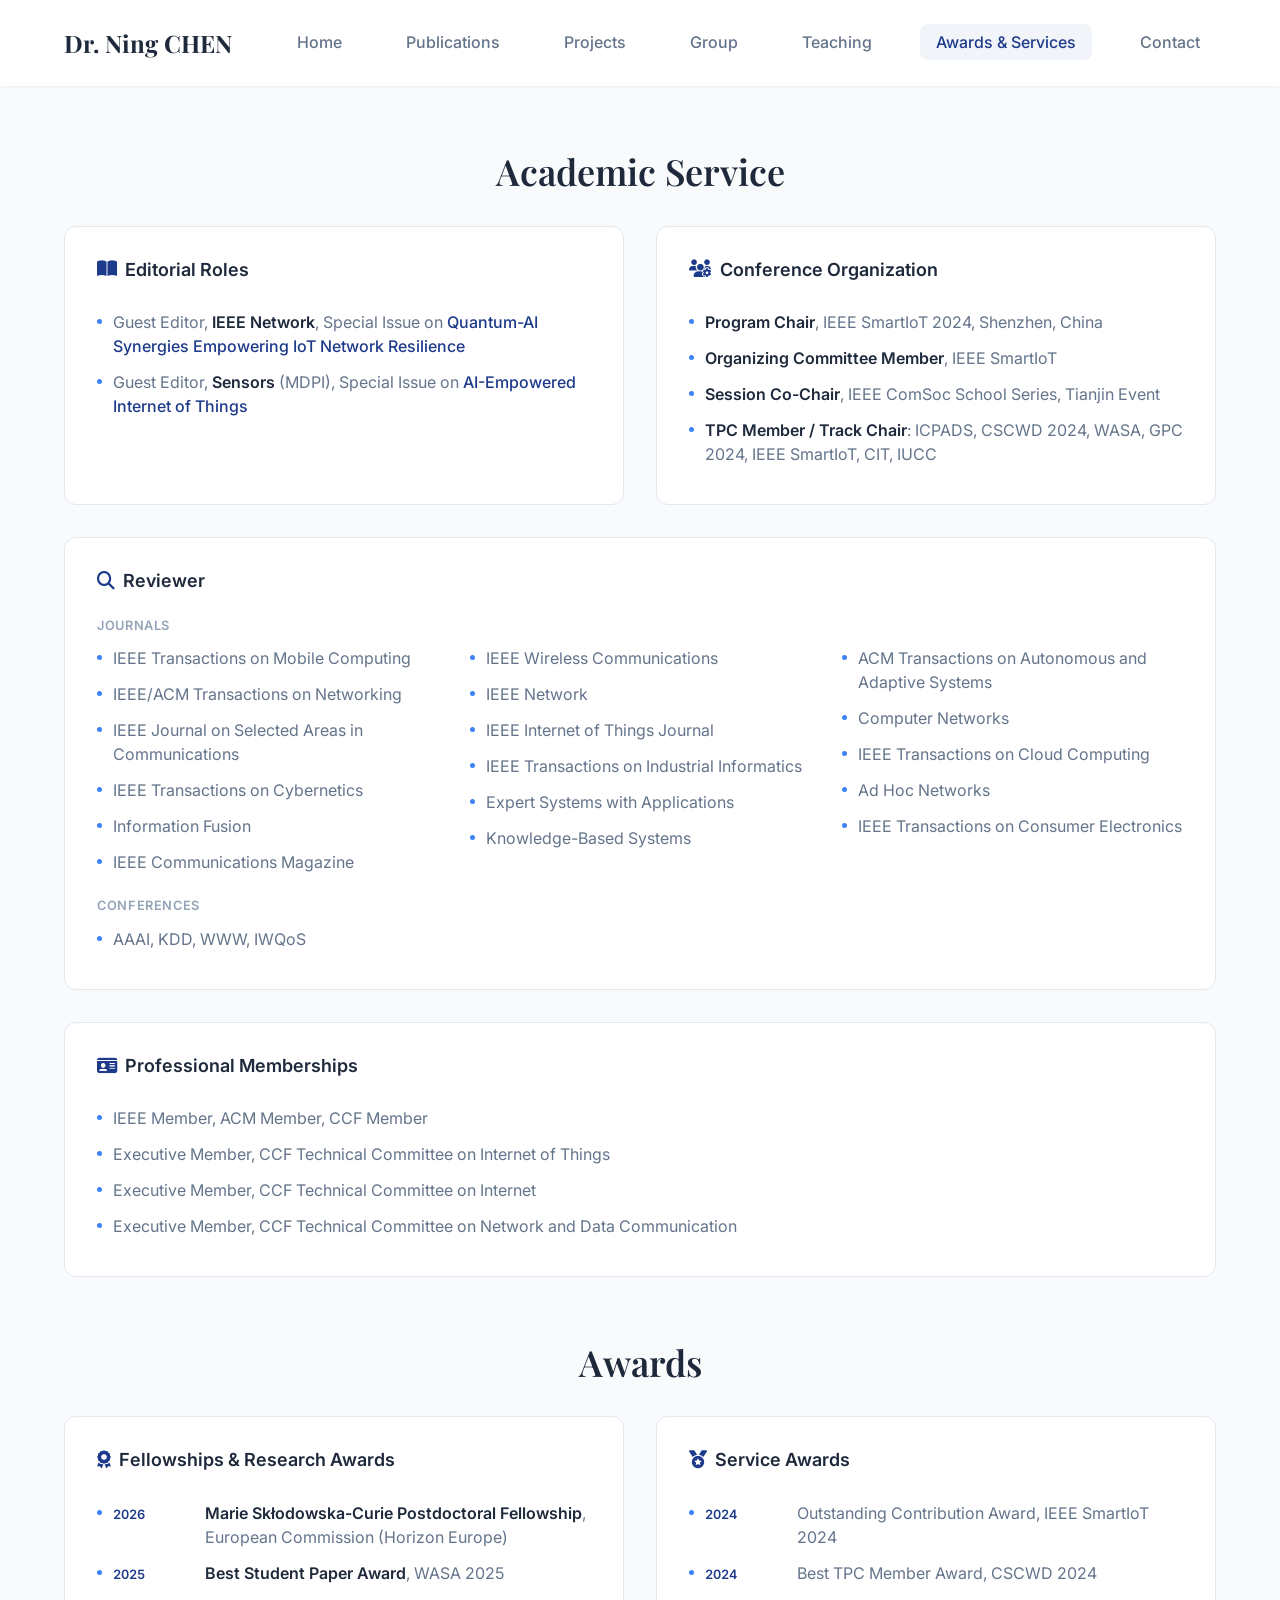
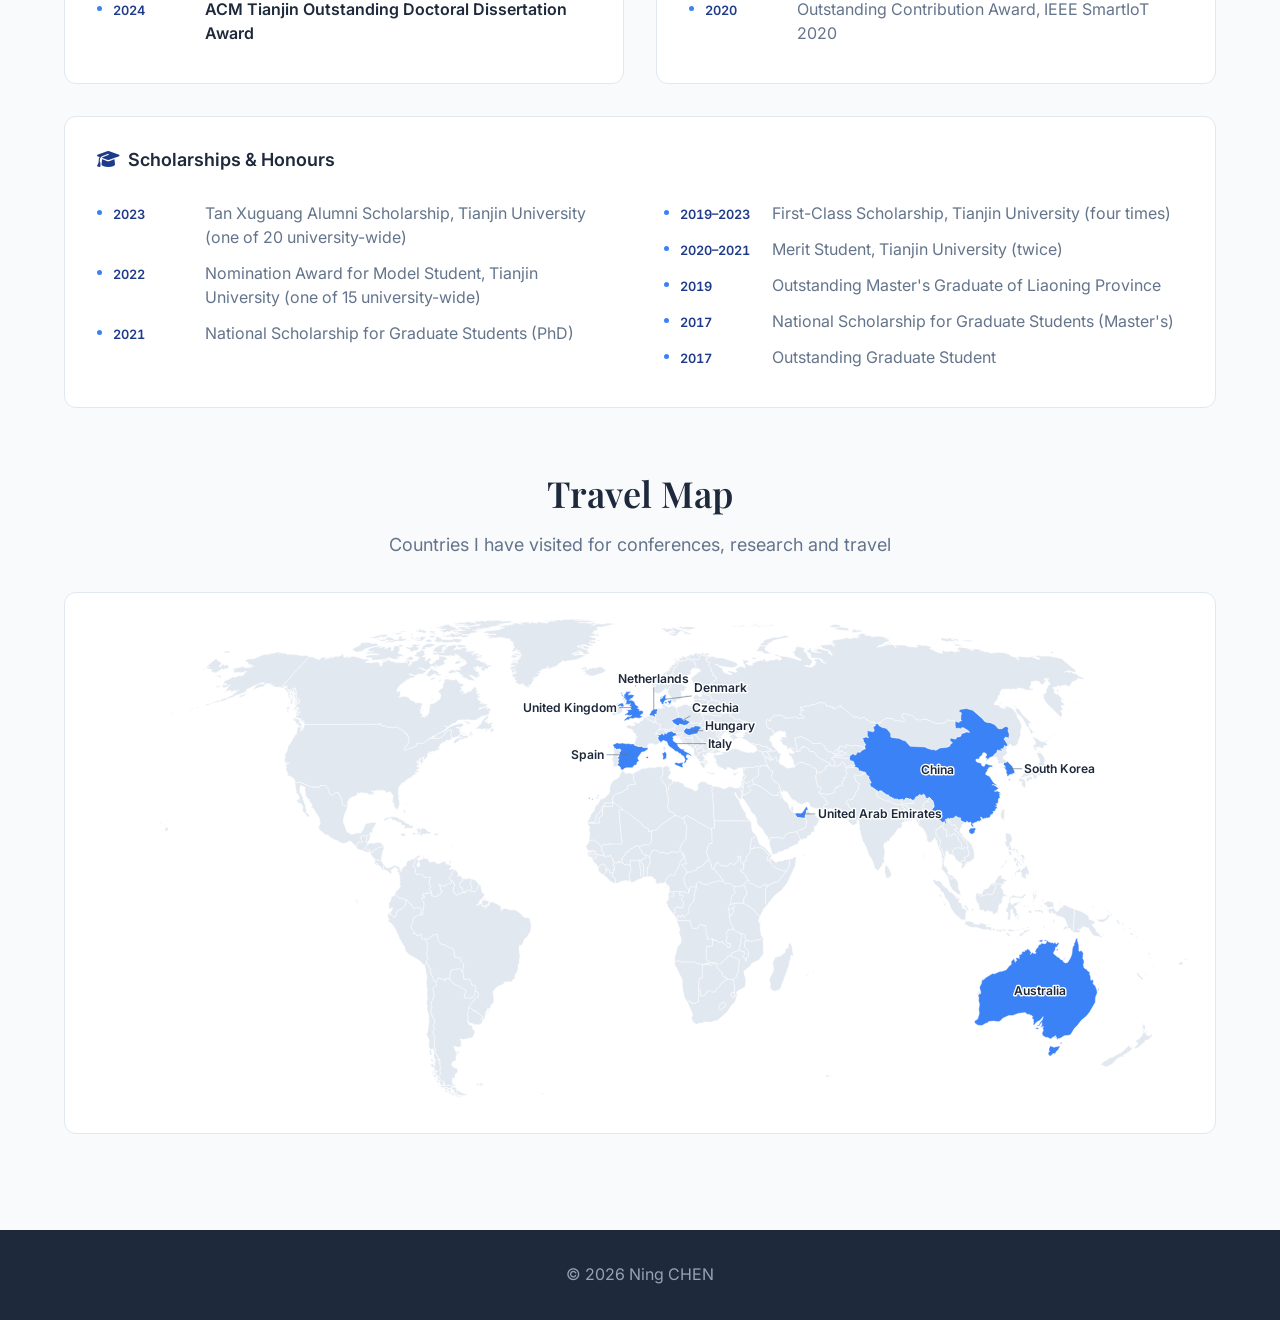
<file: pages/service.html>
<!DOCTYPE html>
<html lang="en">
<head>
    <meta charset="UTF-8">
    <meta name="viewport" content="width=device-width, initial-scale=1.0">
    <title>Awards &amp; Services - Dr. Ning CHEN</title>
    <meta name="description" content="Awards and academic service of Dr. Ning CHEN: fellowships, honours, editorial roles, conference organization and reviewing.">
    <link rel="preconnect" href="https://fonts.googleapis.com">
    <link rel="preconnect" href="https://fonts.gstatic.com" crossorigin>
    <link href="https://fonts.googleapis.com/css2?family=Inter:wght@300;400;500;600;700&family=Playfair+Display:wght@700&display=swap" rel="stylesheet">
    <link rel="stylesheet" href="https://cdnjs.cloudflare.com/ajax/libs/font-awesome/6.4.0/css/all.min.css">
    <link rel="stylesheet" href="../css/style.css">
    <style>
        .service-header {
            background: linear-gradient(135deg, var(--bg-secondary) 0%, var(--bg-primary) 100%);
            padding: var(--spacing-3xl) 0 var(--spacing-2xl);
            text-align: center;
        }
        .service-header h1 {
            font-family: var(--font-display);
            font-size: 3rem;
            margin-bottom: var(--spacing-sm);
        }
            </style>
</head>
<body>
    <!-- Navigation -->
    <nav class="navbar" id="navbar">
        <div class="container nav-container">
            <div class="nav-brand">
                <a href="../index.html">Dr. Ning CHEN</a>
            </div>
            <button class="mobile-menu-btn" id="mobile-menu-btn" aria-label="Open menu">
                <span></span>
                <span></span>
                <span></span>
            </button>
            <ul class="nav-menu" id="nav-menu">
                <li><a href="../index.html">Home</a></li>
                <li><a href="publications.html">Publications</a></li>
                <li><a href="projects.html">Projects</a></li>
                <li><a href="group.html">Group</a></li>
                <li><a href="teaching.html">Teaching</a></li>
                <li><a href="service.html" class="active">Awards &amp; Services</a></li>
                <li><a href="contact.html">Contact</a></li>
            </ul>
        </div>
    </nav>

    <!-- Header -->
    <!-- <section class="service-header">
        <div class="container">
            <h1>Awards <span class="amp">&amp;</span> Services</h1>
        </div>
    </section> -->

    <!-- Academic Service -->
    <section class="service-section" style="padding: var(--spacing-2xl) 0 0;">
        <div class="container">
            <h2 class="section-title">Academic Service</h2>
            <div class="service-grid" style="margin-top: var(--spacing-lg);">
                <div class="service-card">
                    <h3><i class="fas fa-book-open"></i> Editorial Roles</h3>
                    <ul>
                        <li>Guest Editor, <strong>IEEE Network</strong>, Special Issue on <a href="https://www.comsoc.org/publications/magazines/ieee-network/cfp/quantum-ai-synergies-empowering-iot-network-resilience" target="_blank" rel="noopener">Quantum-AI Synergies Empowering IoT Network Resilience</a></li>
                        <li>Guest Editor, <strong>Sensors</strong> (MDPI), Special Issue on <a href="https://www.mdpi.com/journal/sensors/special_issues/zsner74u8a" target="_blank" rel="noopener">AI-Empowered Internet of Things</a></li>
                    </ul>
                </div>

                <div class="service-card">
                    <h3><i class="fas fa-users-cog"></i> Conference Organization</h3>
                    <ul>
                        <li><strong>Program Chair</strong>, IEEE SmartIoT 2024, Shenzhen, China</li>
                        <li><strong>Organizing Committee Member</strong>, IEEE SmartIoT</li>
                        <li><strong>Session Co-Chair</strong>, IEEE ComSoc School Series, Tianjin Event</li>
                        <li><strong>TPC Member / Track Chair</strong>: ICPADS, CSCWD 2024, WASA, GPC 2024, IEEE SmartIoT, CIT, IUCC</li>
                    </ul>
                </div>

                <div class="service-card service-card-wide">
                    <h3><i class="fas fa-search"></i> Reviewer</h3>
                    <p class="reviewer-sub">Journals</p>
                    <ul class="reviewer-list">
                        <li>IEEE Transactions on Mobile Computing</li>
                        <li>IEEE/ACM Transactions on Networking</li>
                        <li>IEEE Journal on Selected Areas in Communications</li>
                        <li>IEEE Transactions on Cybernetics</li>
                        <li>Information Fusion</li>
                        <li>IEEE Communications Magazine</li>
                        <li>IEEE Wireless Communications</li>
                        <li>IEEE Network</li>
                        <li>IEEE Internet of Things Journal</li>
                        <li>IEEE Transactions on Industrial Informatics</li>
                        <li>Expert Systems with Applications</li>
                        <li>Knowledge-Based Systems</li>
                        <li>ACM Transactions on Autonomous and Adaptive Systems</li>
                        <li>Computer Networks</li>
                        <li>IEEE Transactions on Cloud Computing</li>
                        <li>Ad Hoc Networks</li>
                        <li>IEEE Transactions on Consumer Electronics</li>
                    </ul>
                    <p class="reviewer-sub">Conferences</p>
                    <ul>
                        <li>AAAI, KDD, WWW, IWQoS</li>
                    </ul>
                </div>

                <div class="service-card service-card-wide">
                    <h3><i class="fas fa-id-card"></i> Professional Memberships</h3>
                    <ul>
                        <li>IEEE Member, ACM Member, CCF Member</li>
                        <li>Executive Member, CCF Technical Committee on Internet of Things</li>
                        <li>Executive Member, CCF Technical Committee on Internet</li>
                        <li>Executive Member, CCF Technical Committee on Network and Data Communication</li>
                    </ul>
                </div>
            </div>
        </div>
    </section>

    <!-- Awards -->
    <section class="service-section" style="padding: var(--spacing-2xl) 0 0;">
        <div class="container">
            <h2 class="section-title">Awards</h2>
            <div class="service-grid" style="margin-top: var(--spacing-lg);">
                <div class="service-card">
                    <h3><i class="fas fa-award"></i> Fellowships &amp; Research Awards</h3>
                    <ul class="award-list">
                        <li><span class="award-year">2026</span><span><strong>Marie Skłodowska-Curie Postdoctoral Fellowship</strong>, European Commission (Horizon Europe)</span></li>
                        <li><span class="award-year">2025</span><span><strong>Best Student Paper Award</strong>, WASA 2025</span></li>
                        <li><span class="award-year">2024</span><span><strong>ACM Tianjin Outstanding Doctoral Dissertation Award</strong></span></li>
                    </ul>
                </div>

                <div class="service-card">
                    <h3><i class="fas fa-medal"></i> Service Awards</h3>
                    <ul class="award-list">
                        <li><span class="award-year">2024</span><span>Outstanding Contribution Award, IEEE SmartIoT 2024</span></li>
                        <li><span class="award-year">2024</span><span>Best TPC Member Award, CSCWD 2024</span></li>
                        <li><span class="award-year">2020</span><span>Outstanding Contribution Award, IEEE SmartIoT 2020</span></li>
                    </ul>
                </div>

                <div class="service-card service-card-wide">
                    <h3><i class="fas fa-graduation-cap"></i> Scholarships &amp; Honours</h3>
                    <ul class="award-list award-list-columns">
                        <li><span class="award-year">2023</span><span>Tan Xuguang Alumni Scholarship, Tianjin University (one of 20 university-wide)</span></li>
                        <li><span class="award-year">2022</span><span>Nomination Award for Model Student, Tianjin University (one of 15 university-wide)</span></li>
                        <li><span class="award-year">2021</span><span>National Scholarship for Graduate Students (PhD)</span></li>
                        <li><span class="award-year">2019–2023</span><span>First-Class Scholarship, Tianjin University (four times)</span></li>
                        <li><span class="award-year">2020–2021</span><span>Merit Student, Tianjin University (twice)</span></li>
                        <li><span class="award-year">2019</span><span>Outstanding Master's Graduate of Liaoning Province</span></li>
                        <li><span class="award-year">2017</span><span>National Scholarship for Graduate Students (Master's)</span></li>
                        <li><span class="award-year">2017</span><span>Outstanding Graduate Student</span></li>
                    </ul>
                </div>
            </div>
        </div>
    </section>

    <!-- Travel Map -->
    <section class="service-section" id="travel" style="padding: var(--spacing-2xl) 0 var(--spacing-3xl);">
        <div class="container">
            <h2 class="section-title">Travel Map</h2>
            <p class="section-subtitle travel-subtitle">Countries I have visited for conferences, research and travel</p>
            <div class="service-card travel-card">
                <div id="travel-map" class="travel-map" data-src="../images/world-map.svg" aria-label="World map of countries visited"></div>
            </div>
        </div>
    </section>

    <!--
      TRAVEL MAP: edit this list to add countries.
      Use the English country name (e.g. "Japan", "United States", "Singapore") or the
      2-letter ISO code (e.g. "JP", "US", "SG"). The note is optional and appears on hover.
    -->
    <script>
        window.VISITED_COUNTRIES = [
            { country: "China", note: "Studied and worked in Dalian, Tianjin and Hong Kong" },
            { country: "United Kingdom", note: "Marie Skłodowska-Curie Fellow, University of Exeter (2026–)" },
            { country: "Netherlands", note: "Joint Ph.D., University of Amsterdam (2021–2022)" },
            { country: "South Korea", note: "KDD 2026, Jeju Island" },
            { country: "Australia", note: "IEEE SmartIoT 2025, Sydney" },
            { country: "United Arab Emirates", note: "Dubai" },
            { country: "Italy" },
            { country: "Denmark" },
            { country: "Spain", note: "Gran Canaria" },
            { country: "Hungary", note: "Budapest" },
            { country: "Czechia", note: "Prague" }
        ];
    </script>
    <script src="../js/travel-map.js" defer></script>

    <!-- Footer -->
    <footer class="footer">
        <div class="container">
            <div class="footer-bottom">
                <p>&copy; 2026 Ning CHEN<span class="visit-count" id="visit-count" hidden><span class="visit-sep">·</span><i class="fas fa-eye"></i> <span id="visit-count-value"></span> <span id="visit-count-label">visits</span></span></p>
            </div>
        </div>
    </footer>

    <script src="../js/main.js"></script>
    <script data-goatcounter="https://chenning93.goatcounter.com/count" async src="https://gc.zgo.at/count.js"></script>
</body>
</html>
</file>
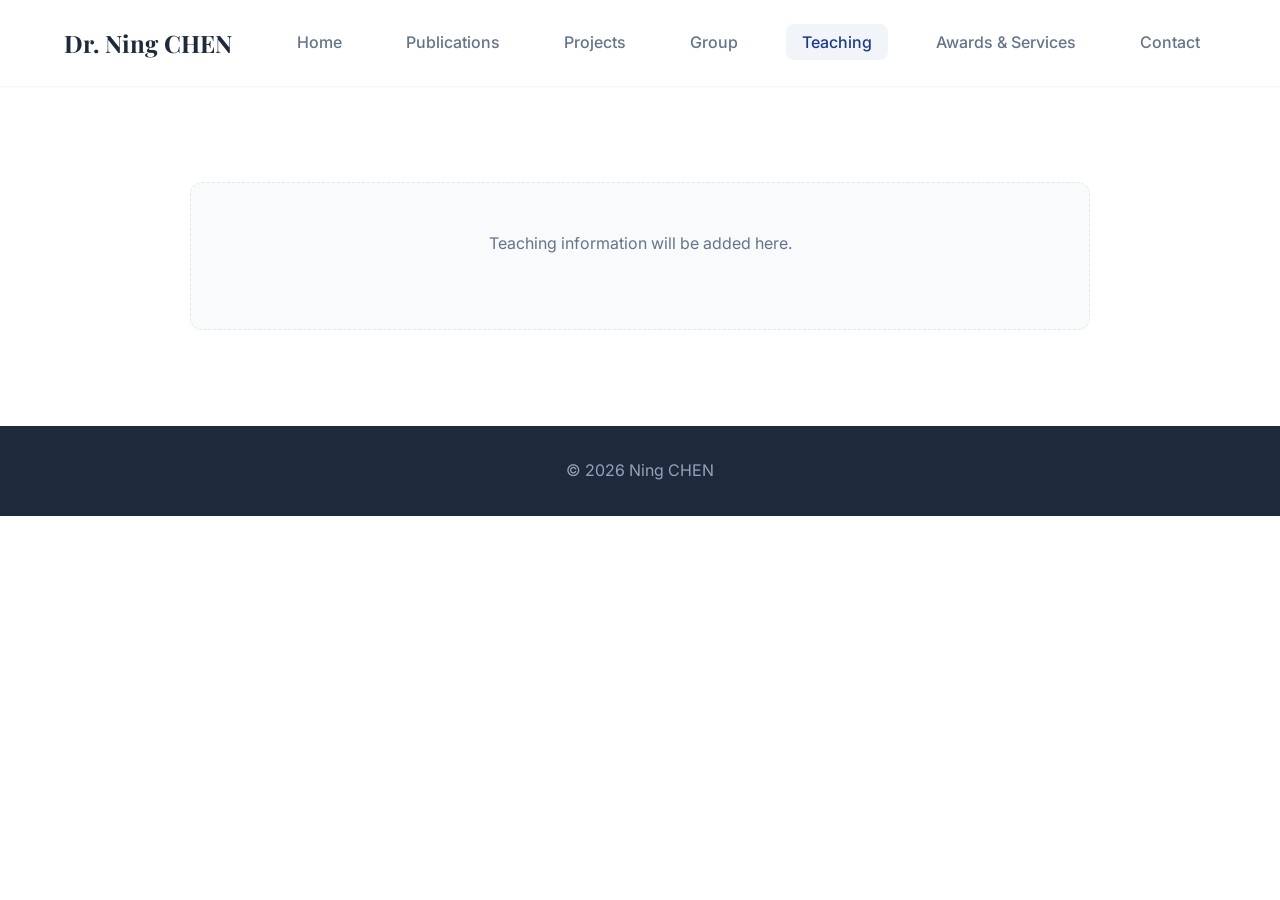
<file: pages/teaching.html>
<!DOCTYPE html>
<html lang="en">
<head>
    <meta charset="UTF-8">
    <meta name="viewport" content="width=device-width, initial-scale=1.0">
    <title>Teaching - Ning CHEN</title>
    <link rel="preconnect" href="https://fonts.googleapis.com">
    <link rel="preconnect" href="https://fonts.gstatic.com" crossorigin>
    <link href="https://fonts.googleapis.com/css2?family=Inter:wght@300;400;500;600;700&family=Playfair+Display:wght@700&display=swap" rel="stylesheet">
    <link rel="stylesheet" href="https://cdnjs.cloudflare.com/ajax/libs/font-awesome/6.4.0/css/all.min.css">
    <link rel="stylesheet" href="../css/style.css">
    <style>
        .teaching-header {
            background: linear-gradient(135deg, var(--bg-secondary) 0%, var(--bg-primary) 100%);
            padding: var(--spacing-3xl) 0 var(--spacing-2xl);
            text-align: center;
        }
        .teaching-header h1 {
            font-family: var(--font-display);
            font-size: 3rem;
            margin-bottom: var(--spacing-sm);
        }
        .course-card {
            background-color: var(--bg-secondary);
            border: 1px solid var(--border-color);
            border-radius: var(--radius-lg);
            padding: var(--spacing-xl);
            margin-bottom: var(--spacing-lg);
            transition: all var(--transition-base);
        }
        .course-card:hover {
            box-shadow: var(--shadow-lg);
            transform: translateY(-3px);
        }
        .course-header {
            display: flex;
            justify-content: space-between;
            align-items: flex-start;
            margin-bottom: var(--spacing-md);
            flex-wrap: wrap;
            gap: var(--spacing-md);
        }
        .course-title h2 {
            color: var(--primary-dark);
            margin-bottom: 0.25rem;
        }
        .course-code {
            color: var(--text-secondary);
            font-size: 0.95rem;
        }
        .course-semester {
            background-color: var(--primary-color);
            color: white;
            padding: 0.5rem 1rem;
            border-radius: var(--radius-md);
            font-weight: 500;
        }
        .course-description {
            color: var(--text-secondary);
            line-height: 1.7;
            margin-bottom: var(--spacing-md);
        }
        .course-details {
            display: flex;
            gap: var(--spacing-lg);
            flex-wrap: wrap;
        }
        .detail-item {
            display: flex;
            align-items: center;
            gap: var(--spacing-xs);
            color: var(--text-secondary);
        }
        .detail-item i {
            color: var(--primary-color);
        }
    </style>
</head>
<body>
    <!-- Navigation -->
    <nav class="navbar" id="navbar">
        <div class="container nav-container">
            <div class="nav-brand">
                <a href="../index.html">Dr. Ning CHEN</a>
            </div>
            <button class="mobile-menu-btn" id="mobile-menu-btn" aria-label="Open menu">
                <span></span>
                <span></span>
                <span></span>
            </button>
            <ul class="nav-menu" id="nav-menu">
                <li><a href="../index.html">Home</a></li>
                <li><a href="publications.html">Publications</a></li>
                <li><a href="projects.html">Projects</a></li>
                <li><a href="group.html">Group</a></li>
                <li><a href="teaching.html" class="active">Teaching</a></li>
                <li><a href="service.html">Awards &amp; Services</a></li>
                <li><a href="contact.html">Contact</a></li>
            </ul>
        </div>
    </nav>

    <!-- Teaching Header -->
    <!-- <section class="teaching-header">
        <div class="container">
            <h1>Teaching</h1>
            <p class="header-subtitle">Teaching and student supervision</p>
        </div>
    </section> -->

    <!-- Courses -->
    <section style="padding: var(--spacing-3xl) 0;">
        <div class="container">
            <!--
              Add one card per course or teaching activity. Copy this block.

            <div class="course-card">
                <div class="course-header">
                    <div class="course-title">
                        <h2>Course name</h2>
                        <p class="course-code">Module code, University of Exeter</p>
                    </div>
                    <div class="course-semester">Term 1, 2026/27</div>
                </div>
                <p class="course-description">
                    Short description of the course and your role (lecturer, guest lecture, teaching assistant ...).
                </p>
                <div class="course-details">
                    <div class="detail-item">
                        <i class="fas fa-user-graduate"></i>
                        <span>Postgraduate Level</span>
                    </div>
                    <div class="detail-item">
                        <i class="fas fa-link"></i>
                        <span><a href="https://..." target="_blank" rel="noopener">Course Website</a></span>
                    </div>
                </div>
            </div>
            -->
            <div class="empty-state">
                <p>Teaching information will be added here.</p>
            </div>
        </div>
    </section>

    <!-- Footer -->
    <footer class="footer">
        <div class="container">
            <div class="footer-bottom">
                <p>&copy; 2026 Ning CHEN<span class="visit-count" id="visit-count" hidden><span class="visit-sep">·</span><i class="fas fa-eye"></i> <span id="visit-count-value"></span> <span id="visit-count-label">visits</span></span></p>
            </div>
        </div>
    </footer>

    <script src="../js/main.js"></script>
    <script data-goatcounter="https://chenning93.goatcounter.com/count" async src="https://gc.zgo.at/count.js"></script>
</body>
</html>
</file>
<file: css/style.css>
/* ============================================
   CSS Variables & Design System
   ============================================ */
:root {
    /* Colors */
    --primary-color: #1e3a8a;
    --primary-dark: #1e293b;
    --primary-light: #3b82f6;
    --accent-color: #f59e0b;
    --text-primary: #1e293b;
    --text-secondary: #64748b;
    --text-light: #94a3b8;
    --bg-primary: #ffffff;
    --bg-secondary: #f8fafc;
    --bg-tertiary: #f1f5f9;
    --border-color: #e2e8f0;

    /* Conference Colors */
    --neurips-color: #d73e3e;
    --icml-color: #1e88e5;
    --iclr-color: #7b1fa2;
    --cvpr-color: #43a047;
    --acl-color: #00897b;
    --journal-color: #ffa000;
    --preprint-color: #757575;

    /* Typography */
    --font-primary: 'Inter', -apple-system, BlinkMacSystemFont, 'Segoe UI', sans-serif;
    --font-display: 'Playfair Display', Georgia, serif;

    /* Spacing */
    --spacing-xs: 0.5rem;
    --spacing-sm: 1rem;
    --spacing-md: 1.5rem;
    --spacing-lg: 2rem;
    --spacing-xl: 3rem;
    --spacing-2xl: 4rem;
    --spacing-3xl: 6rem;

    /* Border Radius */
    --radius-sm: 0.375rem;
    --radius-md: 0.5rem;
    --radius-lg: 0.75rem;
    --radius-xl: 1rem;
    --radius-full: 9999px;

    /* Shadows */
    --shadow-sm: 0 1px 2px 0 rgba(0, 0, 0, 0.05);
    --shadow-md: 0 4px 6px -1px rgba(0, 0, 0, 0.1), 0 2px 4px -1px rgba(0, 0, 0, 0.06);
    --shadow-lg: 0 10px 15px -3px rgba(0, 0, 0, 0.1), 0 4px 6px -2px rgba(0, 0, 0, 0.05);
    --shadow-xl: 0 20px 25px -5px rgba(0, 0, 0, 0.1), 0 10px 10px -5px rgba(0, 0, 0, 0.04);

    /* Transitions */
    --transition-fast: 150ms ease;
    --transition-base: 200ms ease;
    --transition-slow: 300ms ease;
}

/* ============================================
   Reset & Base Styles
   ============================================ */
* {
    margin: 0;
    padding: 0;
    box-sizing: border-box;
}

html {
    scroll-behavior: smooth;
}

/* keep anchor targets clear of the sticky navbar */
[id] {
    scroll-margin-top: 96px;
}

body {
    font-family: var(--font-primary);
    color: var(--text-primary);
    background-color: var(--bg-primary);
    line-height: 1.6;
    -webkit-font-smoothing: antialiased;
    -moz-osx-font-smoothing: grayscale;
}

img {
    max-width: 100%;
    height: auto;
    display: block;
}

a {
    color: var(--primary-color);
    text-decoration: none;
    transition: color var(--transition-base);
}

a:hover {
    color: var(--primary-light);
}

/* ============================================
   Typography
   ============================================ */
h1, h2, h3, h4, h5, h6 {
    font-weight: 600;
    line-height: 1.2;
    color: var(--text-primary);
}

h1 {
    font-size: 3rem;
    font-family: var(--font-display);
}

h2 {
    font-size: 2.25rem;
}

h3 {
    font-size: 1.5rem;
}

h4 {
    font-size: 1.25rem;
}

p {
    margin-bottom: 1rem;
    color: var(--text-secondary);
}

/* ============================================
   Container & Layout
   ============================================ */
.container {
    max-width: 1200px;
    margin: 0 auto;
    padding: 0 var(--spacing-md);
}

section {
    padding: var(--spacing-3xl) 0;
}

.section-title {
    text-align: center;
    margin-bottom: var(--spacing-sm);
    font-family: var(--font-display);
}

.section-subtitle {
    text-align: center;
    color: var(--text-secondary);
    margin-bottom: var(--spacing-xl);
    font-size: 1.125rem;
}

/* ============================================
   Navigation
   ============================================ */
.navbar {
    position: sticky;
    top: 0;
    background-color: rgba(255, 255, 255, 0.95);
    backdrop-filter: blur(10px);
    box-shadow: var(--shadow-sm);
    z-index: 1000;
    transition: all var(--transition-base);
}

.navbar.scrolled {
    box-shadow: var(--shadow-md);
}

.nav-container {
    display: flex;
    justify-content: space-between;
    align-items: center;
    padding: var(--spacing-md) var(--spacing-md);
}

.nav-brand a {
    white-space: nowrap;
    font-size: 1.5rem;
    font-weight: 700;
    font-family: var(--font-display);
    color: var(--primary-dark);
}

.nav-menu {
    display: flex;
    gap: var(--spacing-lg);
    list-style: none;
}

.nav-menu a {
    color: var(--text-secondary);
    font-weight: 500;
    padding: var(--spacing-xs) var(--spacing-sm);
    border-radius: var(--radius-md);
    transition: all var(--transition-base);
}

.nav-menu a:hover,
.nav-menu a.active {
    color: var(--primary-color);
    background-color: var(--bg-tertiary);
}

.mobile-menu-btn {
    display: none;
    flex-direction: column;
    gap: 4px;
    background: none;
    border: none;
    cursor: pointer;
    padding: var(--spacing-xs);
}

.mobile-menu-btn span {
    width: 24px;
    height: 2px;
    background-color: var(--text-primary);
    transition: all var(--transition-base);
}

/* ============================================
   Hero Section
   ============================================ */
.hero {
    padding: var(--spacing-3xl) 0;
    background: linear-gradient(135deg, var(--bg-secondary) 0%, var(--bg-primary) 100%);
}

.hero-container {
    display: grid;
    grid-template-columns: 1fr 1fr;
    gap: var(--spacing-3xl);
    align-items: center;
}

.hero-title {
    font-size: 3.5rem;
    margin-bottom: var(--spacing-md);
    background: linear-gradient(135deg, var(--primary-dark) 0%, var(--primary-color) 100%);
    -webkit-background-clip: text;
    -webkit-text-fill-color: transparent;
    background-clip: text;
}

.hero-subtitle {
    display: flex;
    align-items: center;
    gap: var(--spacing-md);
    margin-bottom: var(--spacing-lg);
}

.institution-logo {
    width: 60px;
    height: auto;
}

.position {
    font-size: 1.25rem;
    font-weight: 600;
    color: var(--primary-color);
    margin-bottom: 0.25rem;
}

.department,
.institution {
    color: var(--text-secondary);
    margin-bottom: 0.25rem;
}

.hero-description {
    font-size: 1.125rem;
    line-height: 1.7;
    margin-bottom: var(--spacing-xl);
    color: var(--text-secondary);
}

.hero-buttons {
    display: flex;
    gap: var(--spacing-md);
    margin-bottom: var(--spacing-xl);
    flex-wrap: wrap;
}

.social-links {
    display: flex;
    gap: var(--spacing-md);
}

.social-links a {
    width: 44px;
    height: 44px;
    display: flex;
    align-items: center;
    justify-content: center;
    background-color: var(--bg-tertiary);
    border-radius: var(--radius-full);
    color: var(--text-secondary);
    transition: all var(--transition-base);
}

.social-links a:hover {
    background-color: var(--primary-color);
    color: white;
    transform: translateY(-2px);
}

.hero-image {
    display: flex;
    justify-content: center;
    align-items: center;
}

.profile-img-wrapper {
    position: relative;
}

.profile-img {
    width: 350px;
    height: 350px;
    border-radius: var(--radius-full);
    object-fit: cover;          /* fill the circle, no side gaps */
    object-position: center top;
    box-shadow: var(--shadow-xl);
    position: relative;
    z-index: 2;
}

.profile-bg-circle {
    position: absolute;
    width: 380px;
    height: 380px;
    background: linear-gradient(135deg, var(--primary-light) 0%, var(--accent-color) 100%);
    border-radius: var(--radius-full);
    top: 50%;
    left: 50%;
    transform: translate(-50%, -50%);
    z-index: 1;
    opacity: 0.2;
    animation: pulse 3s ease-in-out infinite;
}

@keyframes pulse {
    0%, 100% {
        transform: translate(-50%, -50%) scale(1);
    }
    50% {
        transform: translate(-50%, -50%) scale(1.05);
    }
}

/* ============================================
   Buttons
   ============================================ */
.btn {
    display: inline-block;
    padding: 0.75rem 1.5rem;
    border-radius: var(--radius-md);
    font-weight: 500;
    transition: all var(--transition-base);
    cursor: pointer;
    border: none;
    text-align: center;
}

button.btn {
    font-family: inherit;
    font-size: 1rem;
    line-height: inherit;
}

.btn-primary {
    background-color: var(--primary-color);
    color: white;
}

.btn-primary:hover {
    background-color: var(--primary-dark);
    color: white;
    transform: translateY(-2px);
    box-shadow: var(--shadow-lg);
}

.btn-secondary {
    background-color: var(--accent-color);
    color: white;
}

.btn-secondary:hover {
    background-color: #d97706;
    color: white;
    transform: translateY(-2px);
    box-shadow: var(--shadow-lg);
}

.btn-outline {
    background-color: transparent;
    border: 2px solid var(--primary-color);
    color: var(--primary-color);
}

.btn-outline:hover {
    background-color: var(--primary-color);
    color: white;
}

.btn-small {
    padding: 0.5rem 1rem;
    font-size: 0.875rem;
}

/* ============================================
   Research Interests Section
   ============================================ */
.research-interests {
    background-color: var(--bg-primary);
}

.interests-grid {
    display: grid;
    grid-template-columns: repeat(auto-fit, minmax(250px, 1fr));
    gap: var(--spacing-lg);
}

.interest-card {
    padding: var(--spacing-xl);
    background-color: var(--bg-secondary);
    border-radius: var(--radius-lg);
    border: 1px solid var(--border-color);
    transition: all var(--transition-base);
    text-align: center;
}

.interest-card:hover {
    transform: translateY(-5px);
    box-shadow: var(--shadow-lg);
    border-color: var(--primary-light);
}

.interest-icon {
    width: 64px;
    height: 64px;
    margin: 0 auto var(--spacing-md);
    background: linear-gradient(135deg, var(--primary-color) 0%, var(--primary-light) 100%);
    border-radius: var(--radius-lg);
    display: flex;
    align-items: center;
    justify-content: center;
    color: white;
    font-size: 1.75rem;
}

.interest-card h3 {
    margin-bottom: var(--spacing-sm);
    color: var(--primary-dark);
}

.interest-card p {
    color: var(--text-secondary);
    font-size: 0.95rem;
    margin: 0;
}

/* ============================================
   News Section
   ============================================ */
.news-section {
    background-color: var(--bg-secondary);
}

.recruitment-banner {
    background: linear-gradient(135deg, var(--primary-color) 0%, var(--primary-light) 100%);
    color: white;
    padding: var(--spacing-lg);
    border-radius: var(--radius-lg);
    margin-bottom: var(--spacing-xl);
    display: flex;
    gap: var(--spacing-md);
    align-items: flex-start;
}

.recruitment-banner i {
    font-size: 1.5rem;
    flex-shrink: 0;
}

.recruitment-banner a {
    color: white;
    text-decoration: underline;
}

.highlight-banner {
    background-color: var(--bg-primary);
    border: 1px solid var(--border-color);
    border-left: 4px solid var(--accent-color);
    border-radius: var(--radius-lg);
    padding: var(--spacing-lg);
    margin: calc(-1 * var(--spacing-md)) 0 var(--spacing-xl);
    display: flex;
    gap: var(--spacing-md);
    align-items: flex-start;
    box-shadow: var(--shadow-sm);
}

.highlight-banner i {
    font-size: 1.5rem;
    color: var(--accent-color);
    flex-shrink: 0;
}

.highlight-banner strong {
    color: var(--primary-dark);
}

.news-timeline:not(.expanded) .news-extra {
    display: none;
}

.news-timeline {
    max-width: 900px;
    margin: 0 auto;
}

.news-item {
    display: flex;
    gap: var(--spacing-lg);
    margin-bottom: var(--spacing-lg);
    padding-bottom: var(--spacing-lg);
    border-bottom: 1px solid var(--border-color);
}

.news-item:last-child {
    border-bottom: none;
}

.news-date {
    flex-shrink: 0;
    text-align: center;
    width: 80px;
}

.news-date .month {
    display: block;
    font-weight: 600;
    color: var(--primary-color);
    font-size: 1.125rem;
}

.news-date .year {
    display: block;
    color: var(--text-light);
    font-size: 0.875rem;
}

.news-content {
    flex-grow: 1;
}

.news-badge {
    display: inline-block;
    padding: 0.25rem 0.75rem;
    border-radius: var(--radius-full);
    font-size: 0.75rem;
    font-weight: 600;
    margin-bottom: var(--spacing-xs);
    text-transform: uppercase;
}

.news-badge.papers {
    background-color: #dbeafe;
    color: #1e40af;
}

.news-badge.students {
    background-color: #f3e8ff;
    color: #6b21a8;
}

.news-badge.editorial {
    background-color: #ede9fe;
    color: #5b21b6;
}

.service-card li a {
    font-weight: 500;
}

.news-badge.funding {
    background-color: #dcfce7;
    color: #166534;
}

.section-title .amp {
    font-family: var(--font-primary);
    font-weight: 600;
}

.news-content p {
    margin-bottom: 0;
}

.news-content a {
    font-weight: 500;
}

.news-badge.award {
    background-color: #fef3c7;
    color: #92400e;
}

.news-more {
    text-align: center;
    margin-top: var(--spacing-xl);
}

/* ============================================
   Publications Section
   ============================================ */
.selected-publications {
    background-color: var(--bg-primary);
}

.publications-grid {
    display: grid;
    grid-template-columns: repeat(auto-fill, minmax(350px, 1fr));
    gap: var(--spacing-lg);
    margin-bottom: var(--spacing-xl);
}

.publication-card {
    background-color: var(--bg-secondary);
    border: 1px solid var(--border-color);
    border-radius: var(--radius-lg);
    padding: var(--spacing-lg);
    transition: all var(--transition-base);
}

.publication-card:hover {
    box-shadow: var(--shadow-lg);
    transform: translateY(-3px);
}

.pub-header {
    display: flex;
    gap: var(--spacing-sm);
    align-items: center;
    margin-bottom: var(--spacing-md);
    flex-wrap: wrap;
}

.venue-badge {
    padding: 0.375rem 0.75rem;
    border-radius: var(--radius-sm);
    font-size: 0.75rem;
    font-weight: 700;
    color: white;
    background-color: var(--primary-color); /* default for venues without a colour class */
    text-transform: uppercase;
    letter-spacing: 0.025em;
}

.venue-badge.journal {
    background-color: var(--primary-color);
}

.venue-badge.conf {
    background-color: #0f766e;
}

.venue-badge.book {
    background-color: #6d28d9;
}

.pub-authors-simple {
    margin-bottom: 0.25rem;
}

.pub-venue-simple {
    color: var(--text-secondary);
    font-size: 0.9rem;
    font-style: italic;
}

.venue-badge.neurips {
    background-color: var(--neurips-color);
}

.venue-badge.icml {
    background-color: var(--icml-color);
}

.venue-badge.iclr {
    background-color: var(--iclr-color);
}

.venue-badge.cvpr {
    background-color: var(--cvpr-color);
}

.venue-badge.acl {
    background-color: var(--acl-color);
}

.rank-badge,
.esi-badge {
    display: inline-block;
    padding: 0.375rem 0.625rem;
    border-radius: var(--radius-sm);
    font-size: 0.75rem;
    font-weight: 700;
    letter-spacing: 0.025em;
}

.rank-badge.ccf-a { background-color: #fee2e2; color: #991b1b; }
.rank-badge.ccf-b { background-color: #ffedd5; color: #9a3412; }
.rank-badge.ccf-c { background-color: #e0f2fe; color: #075985; }
.rank-badge.sci   { background-color: #dcfce7; color: #166534; }
.rank-badge.ei    { background-color: var(--bg-tertiary); color: var(--text-secondary); }
.esi-badge        { background-color: #fce7f3; color: #9d174d; }

.pub-venue-inline {
    display: flex;
    flex-wrap: wrap;
    gap: 0.375rem;
    align-items: center;
}

/* Academic service */
.service-section {
    background-color: var(--bg-secondary);
}

.service-grid {
    display: grid;
    grid-template-columns: repeat(2, minmax(0, 1fr));
    gap: var(--spacing-lg);
}

.service-card {
    background-color: var(--bg-primary);
    border: 1px solid var(--border-color);
    border-radius: var(--radius-lg);
    padding: var(--spacing-lg);
}

.service-card-wide {
    grid-column: 1 / -1;
}

.service-card h3 {
    font-size: 1.125rem;
    color: var(--primary-dark);
    margin-bottom: var(--spacing-md);
    display: flex;
    align-items: center;
    gap: var(--spacing-xs);
}

.service-card h3 i {
    color: var(--primary-color);
}

.service-card ul {
    list-style: none;
}

.service-card li {
    color: var(--text-secondary);
    padding: 0.375rem 0 0.375rem 1rem;
    position: relative;
    line-height: 1.5;
}

.service-card li::before {
    content: "";
    position: absolute;
    left: 0;
    top: 0.95rem;
    width: 5px;
    height: 5px;
    border-radius: 50%;
    background-color: var(--primary-light);
}

.service-card li strong {
    color: var(--text-primary);
    font-weight: 600;
}

.amp {
    font-family: var(--font-primary);
    font-weight: 600;
}

.award-list li {
    display: flex;
    gap: var(--spacing-sm);
    align-items: baseline;
}

.award-year {
    flex: 0 0 auto;
    min-width: 4.75rem;
    font-size: 0.8rem;
    font-weight: 600;
    color: var(--primary-color);
    font-variant-numeric: tabular-nums;
}

.award-list-columns {
    columns: 2;
    column-gap: var(--spacing-xl);
}

.award-list-columns li {
    break-inside: avoid;
}

@media (max-width: 900px) {
    .award-list-columns { columns: 1; }
}

/* Experience & Education (homepage) */
.background-section {
    background-color: var(--bg-primary);
    padding: var(--spacing-2xl) 0;
}

/* both sections are white: avoid a double gap between them */
.background-section + .selected-publications {
    padding-top: var(--spacing-lg);
}

.background-section .section-title {
    margin-bottom: var(--spacing-lg);
}

.background-section .service-card {
    background-color: var(--bg-secondary);
}

.cv-list li {
    padding-top: 0.5rem;
    padding-bottom: 0.5rem;
}

.cv-list .award-year {
    min-width: 7rem;
}

.cv-list strong {
    color: var(--text-primary);
    font-weight: 600;
}

@media (max-width: 480px) {
    .cv-list li { flex-direction: column; gap: 0.125rem; }
    .cv-list .award-year { min-width: 0; }
}

/* Visit counter (footer) */
.footer-bottom .visit-count {
    white-space: nowrap;
}

.footer-bottom .visit-sep {
    margin: 0 0.625rem;
    opacity: 0.6;
}

.footer-bottom .visit-count i {
    margin-right: 0.25rem;
}

/* Travel map (Awards & Services page) */
.travel-subtitle {
    margin-bottom: var(--spacing-lg);
}

.travel-card {
    padding: var(--spacing-md);
}

.travel-map {
    position: relative;
    overflow-x: auto;
    -webkit-overflow-scrolling: touch;
}

.world-map-svg {
    display: block;
    width: 100%;
    height: auto;
}

/* Phones: show the whole world; names are in the list below the map */
@media (max-width: 600px) {
    .world-map-svg .labels text,
    .world-map-svg .labels line {
        visibility: hidden;
    }
}

.world-map-svg .countries path {
    fill: #e2e8f0;
    stroke: #ffffff;
    stroke-width: 0.4;
    transition: fill var(--transition-fast);
    cursor: default;
}

.world-map-svg .countries path:hover {
    fill: #cbd5e1;
}

.world-map-svg .countries path.visited {
    fill: var(--primary-light);
}

.world-map-svg .countries path.visited:hover {
    fill: var(--primary-color);
}

.world-map-svg .map-label {
    font-family: var(--font-primary);
    font-size: 11px;
    font-weight: 600;
    fill: var(--text-primary);
    paint-order: stroke;
    stroke: #ffffff;
    stroke-width: 2.5px;
    stroke-linejoin: round;
    pointer-events: none;
}

.world-map-svg .map-leader {
    stroke: var(--text-secondary);
    stroke-width: 0.6;
    pointer-events: none;
}

.world-map-svg .map-dot {
    fill: var(--primary-light);
    stroke: #ffffff;
    stroke-width: 1;
    pointer-events: none;
}

.map-tooltip {
    position: absolute;
    z-index: 5;
    max-width: 260px;
    padding: 0.5rem 0.75rem;
    background-color: var(--primary-dark);
    color: #ffffff;
    border-radius: var(--radius-md);
    font-size: 0.8rem;
    line-height: 1.4;
    pointer-events: none;
    box-shadow: var(--shadow-md);
}

.map-tooltip strong {
    display: block;
    font-weight: 600;
}

.map-tooltip span {
    display: block;
    color: #cbd5e1;
}

.travel-map-error {
    text-align: center;
    padding: var(--spacing-xl) 0;
    margin: 0;
}

.travel-summary {
    display: flex;
    flex-wrap: wrap;
    align-items: center;
    gap: var(--spacing-sm);
    margin-top: var(--spacing-md);
    padding-top: var(--spacing-md);
    border-top: 1px solid var(--border-color);
    color: var(--text-secondary);
    font-size: 0.9rem;
}

.travel-summary strong {
    color: var(--primary-color);
}

.travel-list {
    display: flex;
    flex-wrap: wrap;
    gap: 0.375rem;
    list-style: none;
}

.travel-list li::before {
    content: none;
}

.travel-list li {
    padding: 0.25rem 0.625rem;
    border-radius: var(--radius-full);
    background-color: #dbeafe;
    color: #1e40af;
    font-size: 0.8rem;
    font-weight: 500;
}

.reviewer-sub {
    font-size: 0.8rem;
    font-weight: 600;
    text-transform: uppercase;
    letter-spacing: 0.05em;
    color: var(--text-light);
    margin: var(--spacing-sm) 0 0.25rem;
}

.pub-item-simple .pub-links-simple {
    margin-top: 0.375rem;
}

.reviewer-list {
    columns: 3;
    column-gap: var(--spacing-lg);
}

.reviewer-list li {
    break-inside: avoid;
}

@media (max-width: 900px) {
    .service-grid { grid-template-columns: 1fr; }
    .reviewer-list { columns: 2; }
}

@media (max-width: 480px) {
    .reviewer-list { columns: 1; }
}

.award-badge {
    padding: 0.375rem 0.75rem;
    border-radius: var(--radius-sm);
    font-size: 0.75rem;
    font-weight: 600;
    background-color: #fef3c7;
    color: #92400e;
    text-transform: uppercase;
}

.pub-title {
    font-size: 1.125rem;
    margin-bottom: var(--spacing-sm);
    color: var(--primary-dark);
    line-height: 1.4;
}

.pub-authors {
    color: var(--text-secondary);
    font-size: 0.9rem;
    margin-bottom: var(--spacing-md);
}

.pub-authors strong {
    color: var(--primary-color);
    font-weight: 600;
}

.pub-links {
    display: flex;
    gap: var(--spacing-sm);
    flex-wrap: wrap;
}

.pub-link {
    display: inline-flex;
    align-items: center;
    gap: 0.375rem;
    padding: 0.375rem 0.75rem;
    background-color: var(--bg-tertiary);
    border-radius: var(--radius-sm);
    font-size: 0.875rem;
    color: var(--text-secondary);
    transition: all var(--transition-fast);
}

.pub-link:hover {
    background-color: var(--primary-color);
    color: white;
}

.view-all-link {
    text-align: center;
    margin-top: var(--spacing-xl);
}

/* Line-by-line publication format */
.publications-list-simple {
    max-width: 900px;
    margin: 0 auto var(--spacing-xl);
}

.pub-item-simple {
    padding: var(--spacing-lg) 0;
    border-bottom: 1px solid var(--border-color);
}

.pub-item-simple:last-child {
    border-bottom: none;
}

.pub-venue-inline {
    margin-bottom: var(--spacing-xs);
}

.pub-title-simple {
    font-size: 1.125rem;
    font-weight: 600;
    color: var(--primary-dark);
    line-height: 1.4;
    margin-bottom: var(--spacing-xs);
}

.pub-authors-simple {
    color: var(--text-secondary);
    font-size: 0.95rem;
    margin-bottom: 0.25rem;
}

.pub-authors-simple strong {
    color: var(--primary-color);
    font-weight: 600;
}

.pub-links-simple {
    display: flex;
    gap: var(--spacing-md);
    flex-wrap: wrap;
}

/* One-sentence highlight and framework figure (homepage selected papers) */
.pub-summary {
    margin: var(--spacing-sm) 0 0;
    padding: 0.625rem 0.875rem;
    border-left: 3px solid var(--primary-light);
    background-color: var(--bg-secondary);
    border-radius: 0 var(--radius-md) var(--radius-md) 0;
    color: var(--text-primary);
    font-size: 0.95rem;
    line-height: 1.6;
}

/* Collapsible framework + highlight, and "show more" for selected papers */
.publications-list-simple:not(.expanded) .pub-extra {
    display: none;
}

.pub-details {
    margin-top: var(--spacing-xs);
}

.pub-details > summary {
    display: inline-flex;
    align-items: center;
    gap: 0.375rem;
    list-style: none;
    cursor: pointer;
    user-select: none;
    padding: 0.25rem 0.75rem;
    border: 1px solid var(--border-color);
    border-radius: var(--radius-full);
    background-color: var(--bg-secondary);
    color: var(--primary-color);
    font-size: 0.85rem;
    font-weight: 500;
    transition: background-color var(--transition-fast), border-color var(--transition-fast);
}

.pub-details > summary::-webkit-details-marker {
    display: none;
}

.pub-details > summary:hover {
    background-color: #dbeafe;
    border-color: #bfdbfe;
}

.pub-details > summary i {
    font-size: 0.7rem;
    transition: transform var(--transition-base);
}

.pub-details[open] > summary i {
    transform: rotate(180deg);
}

.pub-details .hide-label,
.pub-details[open] .show-label {
    display: none;
}

.pub-details[open] .hide-label {
    display: inline;
}

.view-all-link {
    display: flex;
    flex-wrap: wrap;
    justify-content: center;
    gap: var(--spacing-sm);
}

.pub-figure {
    margin: var(--spacing-sm) 0 0;
}

.pub-figure a {
    display: block;
    border: 1px solid var(--border-color);
    border-radius: var(--radius-md);
    background-color: #ffffff;
    padding: var(--spacing-xs);
    transition: box-shadow var(--transition-base);
}

.pub-figure a:hover {
    box-shadow: var(--shadow-md);
}

.pub-figure img {
    display: block;
    width: 100%;
    max-height: 300px;
    object-fit: contain;
}

.pub-link-inline {
    display: inline-flex;
    align-items: center;
    gap: 0.375rem;
    font-size: 0.875rem;
    color: var(--primary-color);
    transition: color var(--transition-fast);
}

.pub-link-inline:hover {
    color: var(--primary-dark);
    text-decoration: underline;
}

.pub-link-inline i {
    font-size: 0.75rem;
}

/* ============================================
   Group Section
   ============================================ */
.group-section {
    background-color: var(--bg-secondary);
}

.group-grid {
    display: grid;
    grid-template-columns: repeat(auto-fill, minmax(200px, 1fr));
    gap: var(--spacing-lg);
    margin-bottom: var(--spacing-xl);
}

.member-card {
    background-color: var(--bg-primary);
    border: 1px solid var(--border-color);
    border-radius: var(--radius-lg);
    padding: var(--spacing-lg);
    text-align: center;
    transition: all var(--transition-base);
}

.member-card:hover {
    transform: translateY(-5px);
    box-shadow: var(--shadow-lg);
}

.member-photo-placeholder {
    width: 120px;
    height: 120px;
    margin: 0 auto var(--spacing-md);
    background: linear-gradient(135deg, var(--bg-tertiary) 0%, var(--border-color) 100%);
    border-radius: var(--radius-full);
    display: flex;
    align-items: center;
    justify-content: center;
    font-size: 3rem;
    color: var(--text-light);
}

.member-card h4 {
    margin-bottom: var(--spacing-xs);
    color: var(--primary-dark);
}

.member-info {
    color: var(--text-secondary);
    font-size: 0.875rem;
    margin-bottom: 0;
}

.join-card {
    border: 2px dashed var(--primary-color);
    background-color: var(--bg-secondary);
}

.join-icon {
    width: 120px;
    height: 120px;
    margin: 0 auto var(--spacing-md);
    background: linear-gradient(135deg, var(--primary-color) 0%, var(--primary-light) 100%);
    border-radius: var(--radius-full);
    display: flex;
    align-items: center;
    justify-content: center;
    font-size: 3rem;
    color: white;
}

/* ============================================
   Footer
   ============================================ */
.footer {
    background-color: var(--primary-dark);
    color: white;
    padding: var(--spacing-lg) 0;
}

.footer .footer-bottom {
    padding-top: 0;
    border-top: none;
}

/* ============================================
   Empty state (sections waiting for content)
   ============================================ */
.empty-state {
    max-width: 900px;
    margin: 0 auto;
    padding: var(--spacing-xl);
    text-align: center;
    background-color: var(--bg-secondary);
    border: 1px dashed var(--border-color);
    border-radius: var(--radius-lg);
}

.empty-state p {
    margin-bottom: var(--spacing-md);
}

.empty-state .btn {
    width: auto;
}

.recruitment-banner a {
    font-weight: 600;
}

.footer-content {
    display: grid;
    grid-template-columns: repeat(auto-fit, minmax(250px, 1fr));
    gap: var(--spacing-xl);
    margin-bottom: var(--spacing-xl);
}

.footer-section h3 {
    color: white;
    margin-bottom: var(--spacing-md);
    font-size: 1.125rem;
}

.footer-section p {
    color: #cbd5e1;
    line-height: 1.7;
}

.footer-section ul {
    list-style: none;
}

.footer-section ul li {
    margin-bottom: var(--spacing-sm);
}

.footer-section ul li a {
    color: #cbd5e1;
    transition: color var(--transition-base);
}

.footer-section ul li a:hover {
    color: white;
}

.footer-social {
    display: flex;
    gap: var(--spacing-md);
}

.footer-social a {
    width: 40px;
    height: 40px;
    display: flex;
    align-items: center;
    justify-content: center;
    background-color: rgba(255, 255, 255, 0.1);
    border-radius: var(--radius-full);
    color: white;
    transition: all var(--transition-base);
}

.footer-social a:hover {
    background-color: var(--primary-light);
    transform: translateY(-2px);
}

.footer-bottom {
    text-align: center;
    padding-top: var(--spacing-lg);
    border-top: 1px solid rgba(255, 255, 255, 0.1);
}

.footer-bottom p {
    color: #94a3b8;
    margin: 0;
}

/* ============================================
   Responsive Design
   ============================================ */
/* 7-tab nav: tighten spacing before the mobile menu kicks in */
@media (max-width: 1200px) {
    .nav-menu { gap: var(--spacing-xs); }
}

@media (max-width: 1024px) {
    .hero-container {
        grid-template-columns: 1fr;
        gap: var(--spacing-xl);
    }

    .hero-image {
        order: -1;
    }

    .profile-img {
        width: 280px;
        height: 280px;
    }

    .profile-bg-circle {
        width: 310px;
        height: 310px;
    }
}

/* Hamburger menu below 1024px (7 tabs no longer fit on one line) */
@media (max-width: 1024px) {
    .nav-menu {
        position: absolute;
        top: 100%;
        left: 0;
        right: 0;
        background-color: white;
        flex-direction: column;
        gap: var(--spacing-xs);
        padding: var(--spacing-lg);
        box-shadow: var(--shadow-lg);
        transform: translateX(-100%);
        visibility: hidden;
        transition: transform var(--transition-base), visibility var(--transition-base);
    }

    .nav-menu.active {
        transform: translateX(0);
        visibility: visible;
    }

    .mobile-menu-btn {
        display: flex;
    }
}

@media (max-width: 768px) {

    .hero-title {
        font-size: 2.5rem;
    }

    .hero-subtitle {
        flex-direction: column;
        align-items: flex-start;
    }

    .hero-buttons {
        flex-direction: column;
        width: 100%;
    }

    .btn {
        width: 100%;
    }

    .publications-grid {
        grid-template-columns: 1fr;
    }

    .news-item {
        flex-direction: column;
        gap: var(--spacing-sm);
    }

    .news-date {
        width: auto;
        text-align: left;
    }

    .news-date .month {
        display: inline;
        margin-right: var(--spacing-xs);
    }

    .news-date .year {
        display: inline;
    }

    section {
        padding: var(--spacing-2xl) 0;
    }
}

@media (max-width: 480px) {
    .hero-title {
        font-size: 2rem;
    }

    .section-title {
        font-size: 1.75rem;
    }

    .profile-img {
        width: 220px;
        height: 220px;
    }

    .profile-bg-circle {
        width: 250px;
        height: 250px;
    }

    .interests-grid,
    .group-grid {
        grid-template-columns: 1fr;
    }
}
</file>
<file: css/group.css>
/* Group Page Specific Styles */

.group-header {
    background: linear-gradient(135deg, var(--bg-secondary) 0%, var(--bg-primary) 100%);
    padding: var(--spacing-3xl) 0 var(--spacing-2xl);
    text-align: center;
}

.group-header h1 {
    font-family: var(--font-display);
    font-size: 3rem;
    margin-bottom: var(--spacing-sm);
}

.header-subtitle {
    color: var(--text-secondary);
    font-size: 1.125rem;
    max-width: 700px;
    margin: 0 auto;
}

/* Recruitment Section */
.recruitment-section {
    padding: var(--spacing-2xl) 0;
}

.recruitment-card {
    background: linear-gradient(135deg, var(--primary-color) 0%, var(--primary-light) 100%);
    border-radius: var(--radius-xl);
    padding: var(--spacing-2xl);
    color: white;
    display: flex;
    gap: var(--spacing-xl);
    align-items: flex-start;
    box-shadow: var(--shadow-xl);
}

.recruitment-icon {
    width: 80px;
    height: 80px;
    background-color: rgba(255, 255, 255, 0.2);
    border-radius: var(--radius-lg);
    display: flex;
    align-items: center;
    justify-content: center;
    font-size: 2.5rem;
    flex-shrink: 0;
}

.recruitment-content {
    flex: 1;
}

.recruitment-content h2 {
    color: white;
    font-size: 2rem;
    margin-bottom: var(--spacing-md);
}

.recruitment-content p {
    color: rgba(255, 255, 255, 0.95);
    margin-bottom: var(--spacing-lg);
    line-height: 1.7;
}

.recruitment-actions {
    display: flex;
    gap: var(--spacing-lg);
    align-items: flex-start;
    flex-wrap: wrap;
}

.recruitment-actions .btn {
    background-color: white;
    color: var(--primary-color);
}

.recruitment-actions .btn:hover {
    background-color: rgba(255, 255, 255, 0.9);
    transform: translateY(-2px);
}

.recruitment-info {
    flex: 1;
    min-width: 300px;
}

.recruitment-info p {
    margin: 0;
    font-size: 0.95rem;
}

.recruitment-info a {
    color: white;
    text-decoration: underline;
}

/* Members Section */
.members-section {
    padding: var(--spacing-2xl) 0;
}

.members-section .section-title {
    text-align: left;
    margin-bottom: var(--spacing-xl);
    font-size: 2rem;
    color: var(--primary-dark);
}

.members-grid {
    display: grid;
    grid-template-columns: repeat(auto-fill, minmax(280px, 1fr));
    gap: var(--spacing-lg);
}

.member-card-full {
    background-color: var(--bg-secondary);
    border: 1px solid var(--border-color);
    border-radius: var(--radius-lg);
    padding: var(--spacing-lg);
    display: flex;
    gap: var(--spacing-md);
    align-items: center;
    transition: all var(--transition-base);
}

.member-card-full:hover {
    transform: translateY(-5px);
    box-shadow: var(--shadow-lg);
    border-color: var(--primary-light);
}

.member-card-full .member-photo-placeholder {
    width: 80px;
    height: 80px;
    background: linear-gradient(135deg, var(--primary-color) 0%, var(--primary-light) 100%);
    border-radius: var(--radius-full);
    display: flex;
    align-items: center;
    justify-content: center;
    font-size: 2rem;
    color: white;
    flex-shrink: 0;
}

.member-info-full {
    flex: 1;
}

.member-info-full h3 {
    color: var(--primary-dark);
    margin-bottom: 0.25rem;
    font-size: 1.125rem;
}

.member-program {
    color: var(--text-secondary);
    font-size: 0.9rem;
    margin-bottom: 0.25rem;
}

.member-period {
    color: var(--text-light);
    font-size: 0.85rem;
    margin: 0;
}

/* Alumni Section */
.alumni-section {
    background-color: var(--bg-secondary);
}

.alumni-table {
    background-color: white;
    border-radius: var(--radius-lg);
    overflow: hidden;
    box-shadow: var(--shadow-md);
}

.alumni-table table {
    width: 100%;
    border-collapse: collapse;
}

.alumni-table thead {
    background-color: var(--primary-dark);
    color: white;
}

.alumni-table th {
    padding: var(--spacing-md);
    text-align: left;
    font-weight: 600;
}

.alumni-table td {
    padding: var(--spacing-md);
    border-bottom: 1px solid var(--border-color);
}

.alumni-table tbody tr:last-child td {
    border-bottom: none;
}

.alumni-table tbody tr:hover {
    background-color: var(--bg-secondary);
}

.alumni-table strong {
    color: var(--primary-dark);
}

/* Success Section */
.success-section {
    padding: var(--spacing-3xl) 0;
}

.success-section .section-title {
    text-align: center;
    margin-bottom: var(--spacing-sm);
}

.success-section .section-subtitle {
    text-align: center;
    color: var(--text-secondary);
    margin-bottom: var(--spacing-xl);
}

.success-grid {
    display: grid;
    grid-template-columns: repeat(auto-fit, minmax(280px, 1fr));
    gap: var(--spacing-xl);
    max-width: 1000px;
    margin: 0 auto;
}

.success-card {
    background-color: var(--bg-secondary);
    border: 1px solid var(--border-color);
    border-radius: var(--radius-lg);
    padding: var(--spacing-xl);
    text-align: center;
    transition: all var(--transition-base);
}

.success-card:hover {
    transform: translateY(-5px);
    box-shadow: var(--shadow-lg);
}

.success-icon {
    width: 80px;
    height: 80px;
    background: linear-gradient(135deg, var(--accent-color) 0%, #f59e0b 100%);
    border-radius: var(--radius-full);
    display: flex;
    align-items: center;
    justify-content: center;
    margin: 0 auto var(--spacing-md);
    font-size: 2rem;
    color: white;
}

.success-card h3 {
    color: var(--primary-dark);
    margin-bottom: var(--spacing-sm);
}

.success-card p {
    color: var(--text-secondary);
    margin: 0;
}

/* Responsive */
@media (max-width: 768px) {
    .group-header h1 {
        font-size: 2rem;
    }

    .recruitment-card {
        flex-direction: column;
        text-align: center;
    }

    .recruitment-icon {
        margin: 0 auto;
    }

    .recruitment-actions {
        flex-direction: column;
        width: 100%;
    }

    .recruitment-actions .btn {
        width: 100%;
    }

    .recruitment-info {
        min-width: auto;
    }

    .members-grid {
        grid-template-columns: 1fr;
    }

    .alumni-table {
        overflow-x: auto;
    }

    .alumni-table table {
        min-width: 600px;
    }

    .success-grid {
        grid-template-columns: 1fr;
    }
}
</file>
<file: css/publications.css>
/* Publications Page Specific Styles */

.publications-header {
    background: linear-gradient(135deg, var(--bg-secondary) 0%, var(--bg-primary) 100%);
    padding: var(--spacing-3xl) 0 var(--spacing-2xl);
}

.publications-header h1 {
    text-align: center;
    font-family: var(--font-display);
    font-size: 3rem;
    margin-bottom: var(--spacing-sm);
}

.header-subtitle {
    text-align: center;
    color: var(--text-secondary);
    margin-bottom: var(--spacing-xl);
}

.pub-stats {
    display: grid;
    grid-template-columns: repeat(auto-fit, minmax(200px, 1fr));
    gap: var(--spacing-lg);
    max-width: 900px;
    margin: 0 auto var(--spacing-2xl);
}

.stat-card {
    background-color: var(--bg-primary);
    border: 1px solid var(--border-color);
    border-radius: var(--radius-lg);
    padding: var(--spacing-lg);
    display: flex;
    align-items: center;
    gap: var(--spacing-md);
    transition: all var(--transition-base);
}

.stat-card:hover {
    transform: translateY(-3px);
    box-shadow: var(--shadow-lg);
}

.stat-card i {
    font-size: 2.5rem;
    color: var(--primary-color);
}

.stat-card h3 {
    font-size: 2rem;
    margin-bottom: 0.25rem;
    color: var(--primary-dark);
}

.stat-card p {
    color: var(--text-secondary);
    margin: 0;
    font-size: 0.875rem;
}

/* Search and Filters */
.pub-controls {
    max-width: 1000px;
    margin: 0 auto;
}

.search-box {
    position: relative;
    margin-bottom: var(--spacing-md);
}

.search-box i {
    position: absolute;
    left: 1rem;
    top: 50%;
    transform: translateY(-50%);
    color: var(--text-light);
}

#pub-search {
    width: 100%;
    padding: 0.875rem 1rem 0.875rem 3rem;
    border: 2px solid var(--border-color);
    border-radius: var(--radius-md);
    font-size: 1rem;
    transition: all var(--transition-base);
    font-family: var(--font-primary);
}

#pub-search:focus {
    outline: none;
    border-color: var(--primary-color);
    box-shadow: 0 0 0 3px rgba(30, 58, 138, 0.1);
}

.filter-group {
    display: flex;
    gap: var(--spacing-md);
    flex-wrap: wrap;
}

.filter-select {
    flex: 1;
    min-width: 150px;
    padding: 0.75rem 1rem;
    border: 2px solid var(--border-color);
    border-radius: var(--radius-md);
    font-size: 0.95rem;
    background-color: white;
    cursor: pointer;
    transition: all var(--transition-base);
    font-family: var(--font-primary);
}

.filter-select:focus {
    outline: none;
    border-color: var(--primary-color);
}

/* Publications List */
.publications-list {
    padding: var(--spacing-2xl) 0 var(--spacing-3xl);
}

.year-section {
    margin-bottom: var(--spacing-3xl);
}

.year-heading {
    font-size: 2rem;
    font-weight: 700;
    color: var(--primary-dark);
    margin-bottom: var(--spacing-xl);
    padding-bottom: var(--spacing-sm);
    border-bottom: 3px solid var(--primary-color);
    display: inline-block;
}

.pub-item {
    background-color: var(--bg-secondary);
    border: 1px solid var(--border-color);
    border-radius: var(--radius-lg);
    padding: var(--spacing-lg);
    margin-bottom: var(--spacing-lg);
    transition: all var(--transition-base);
}

.pub-item:hover {
    box-shadow: var(--shadow-lg);
    transform: translateX(5px);
    border-left: 4px solid var(--primary-color);
}

.pub-item.hidden {
    display: none;
}

.pub-header-inline {
    display: flex;
    gap: var(--spacing-sm);
    align-items: center;
    margin-bottom: var(--spacing-md);
    flex-wrap: wrap;
}

.pub-item h3 {
    font-size: 1.25rem;
    margin-bottom: var(--spacing-sm);
    color: var(--primary-dark);
    line-height: 1.4;
}

.pub-item .authors {
    color: var(--text-secondary);
    margin-bottom: var(--spacing-md);
    line-height: 1.6;
}

.pub-item .authors strong {
    color: var(--primary-color);
    font-weight: 600;
}

.pub-item .authors {
    margin-bottom: 0.25rem;
}

.pub-item .venue {
    color: var(--text-secondary);
    font-size: 0.95rem;
    font-style: italic;
    margin: 0;
}

.pub-item .pub-actions {
    margin-top: var(--spacing-sm);
}

.header-subtitle a {
    color: var(--primary-color);
    font-weight: 500;
}

.pub-actions {
    display: flex;
    gap: var(--spacing-sm);
    flex-wrap: wrap;
}

.load-more-section {
    text-align: center;
    padding: var(--spacing-xl) 0;
}

.text-muted {
    color: var(--text-secondary);
    margin: 0;
}

.text-muted a {
    color: var(--primary-color);
    font-weight: 500;
}

/* No Results Message */
.no-results {
    text-align: center;
    padding: var(--spacing-3xl) 0;
    color: var(--text-secondary);
}

.no-results i {
    font-size: 4rem;
    color: var(--text-light);
    margin-bottom: var(--spacing-md);
}

.no-results h3 {
    color: var(--text-secondary);
    margin-bottom: var(--spacing-sm);
}

/* Responsive */
@media (max-width: 768px) {
    .publications-header h1 {
        font-size: 2rem;
    }

    .pub-stats {
        grid-template-columns: 1fr;
    }

    .filter-group {
        flex-direction: column;
    }

    .filter-select {
        width: 100%;
    }

    .pub-item h3 {
        font-size: 1.1rem;
    }

    .pub-item:hover {
        transform: translateX(0);
    }
}

.pub-legend {
    text-align: center;
    font-size: 0.85rem;
    color: var(--text-secondary);
    margin: calc(-1 * var(--spacing-md)) auto var(--spacing-xl);
    line-height: 2.2;
}
</file>
